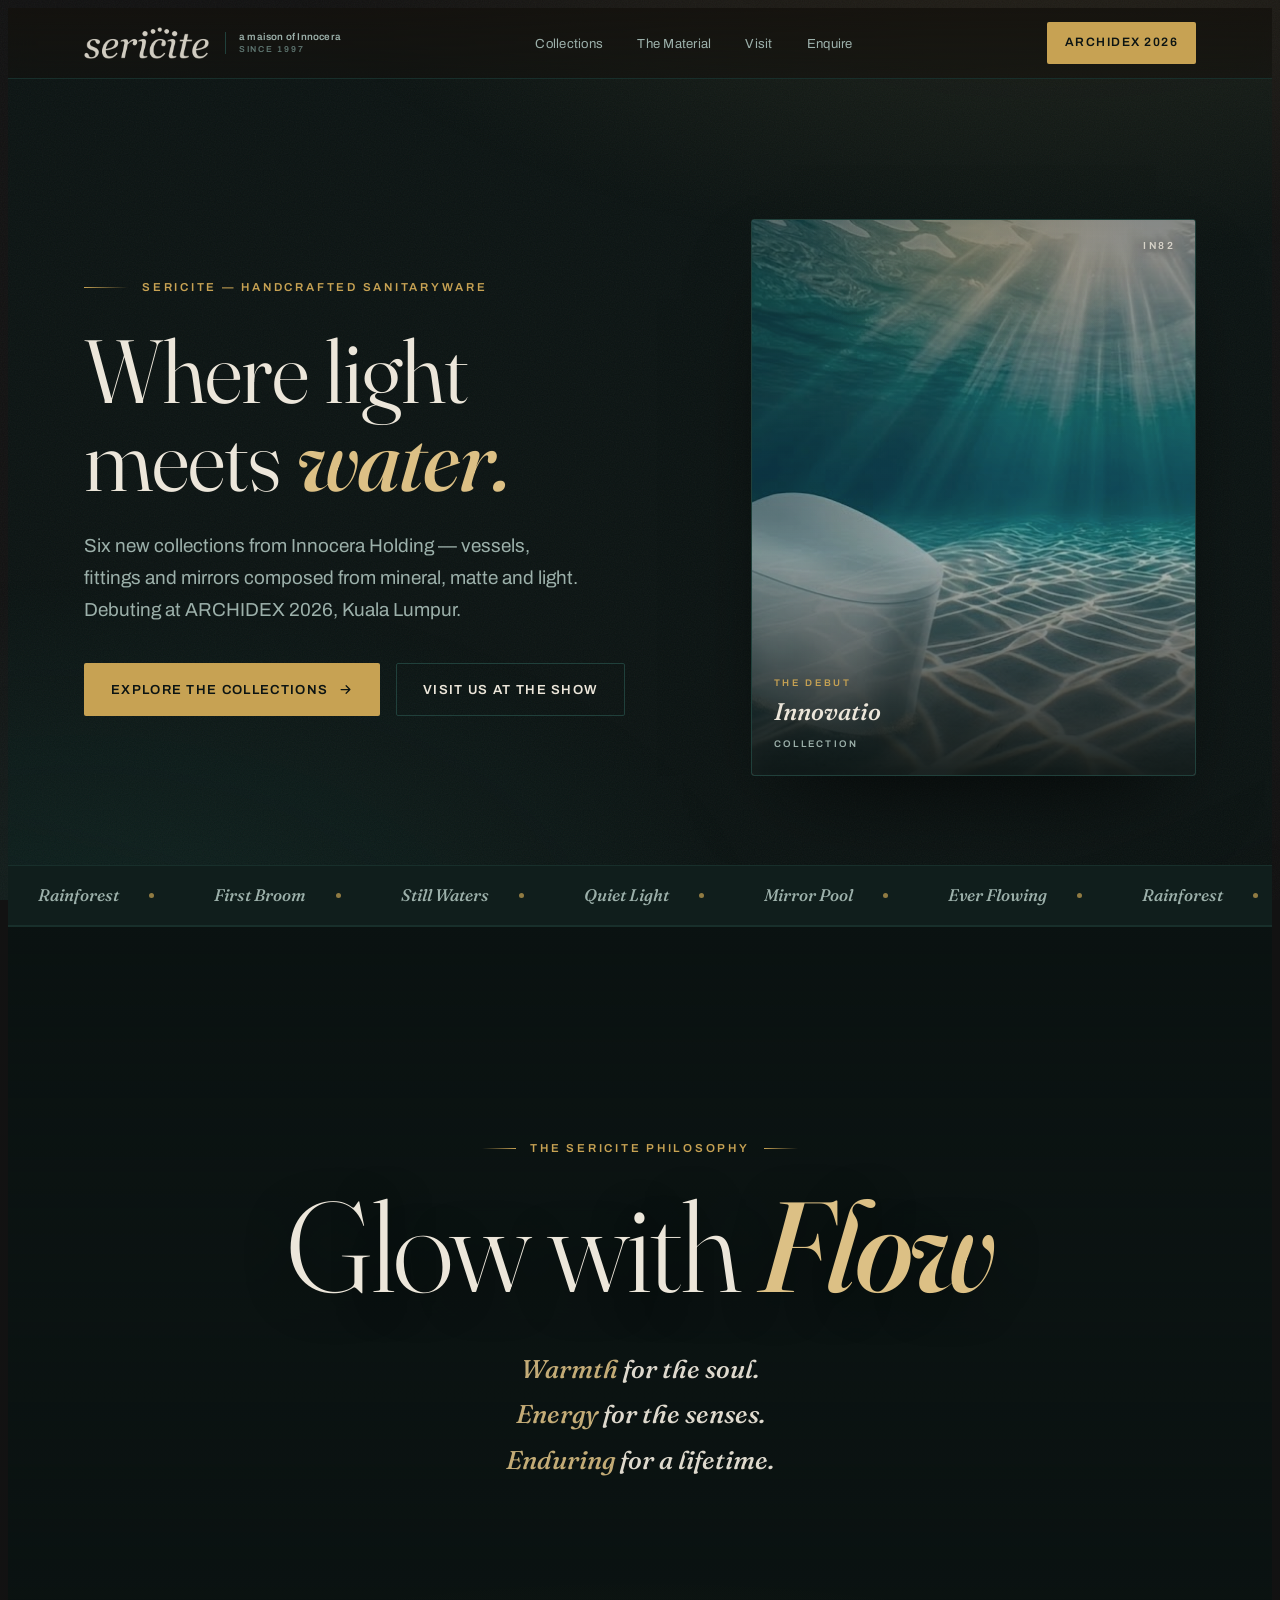
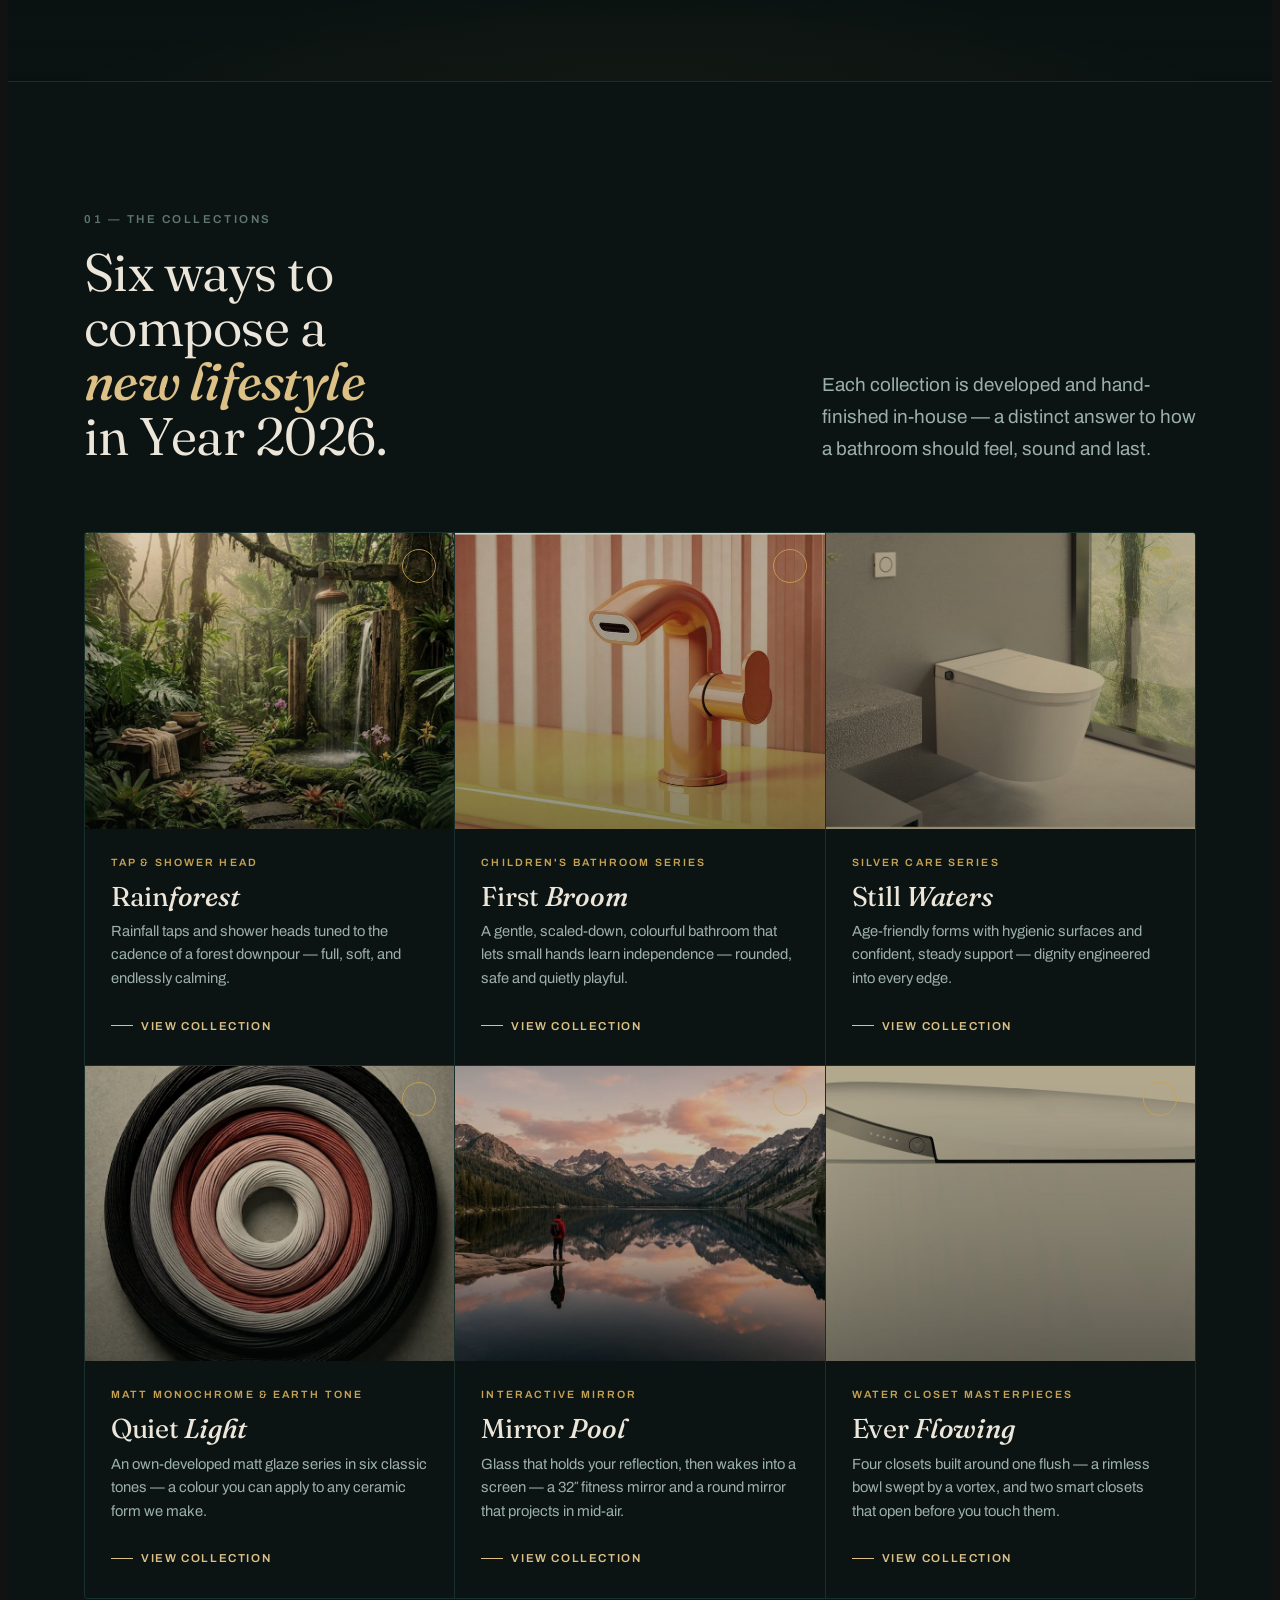
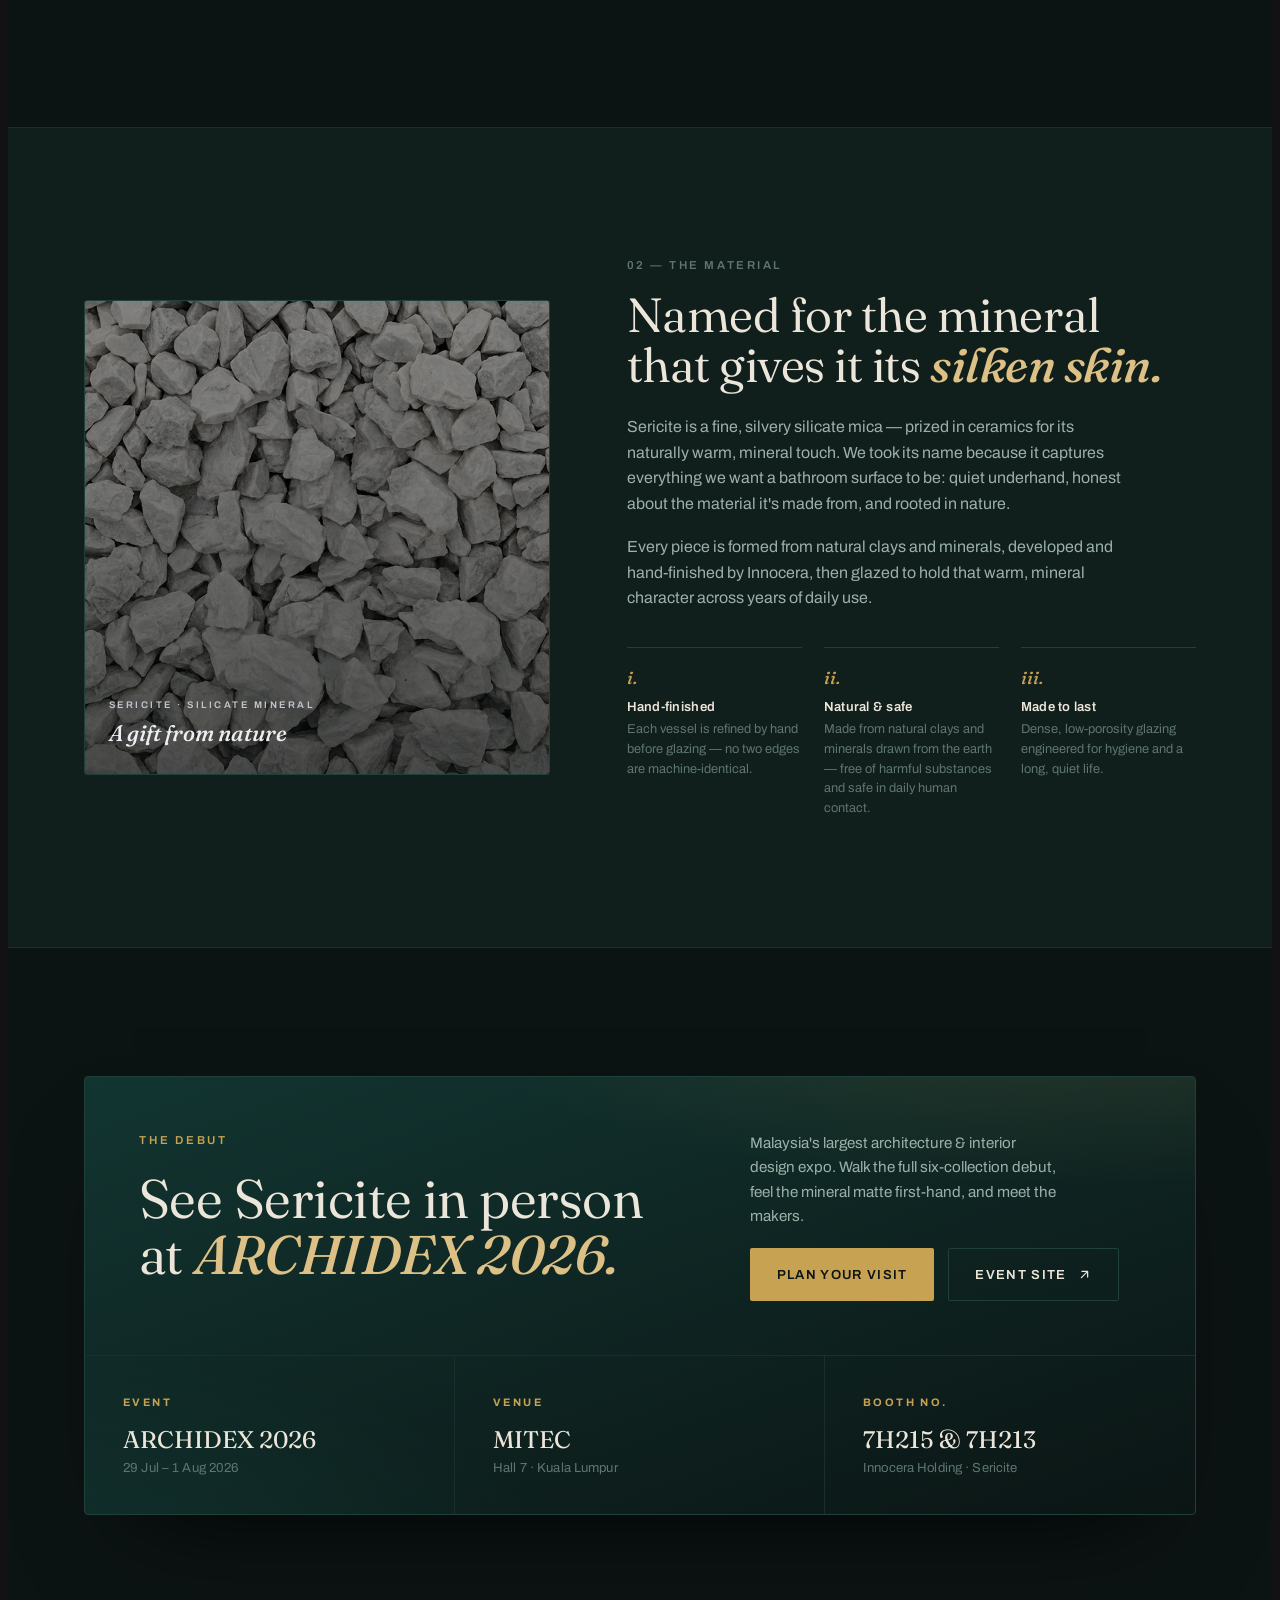
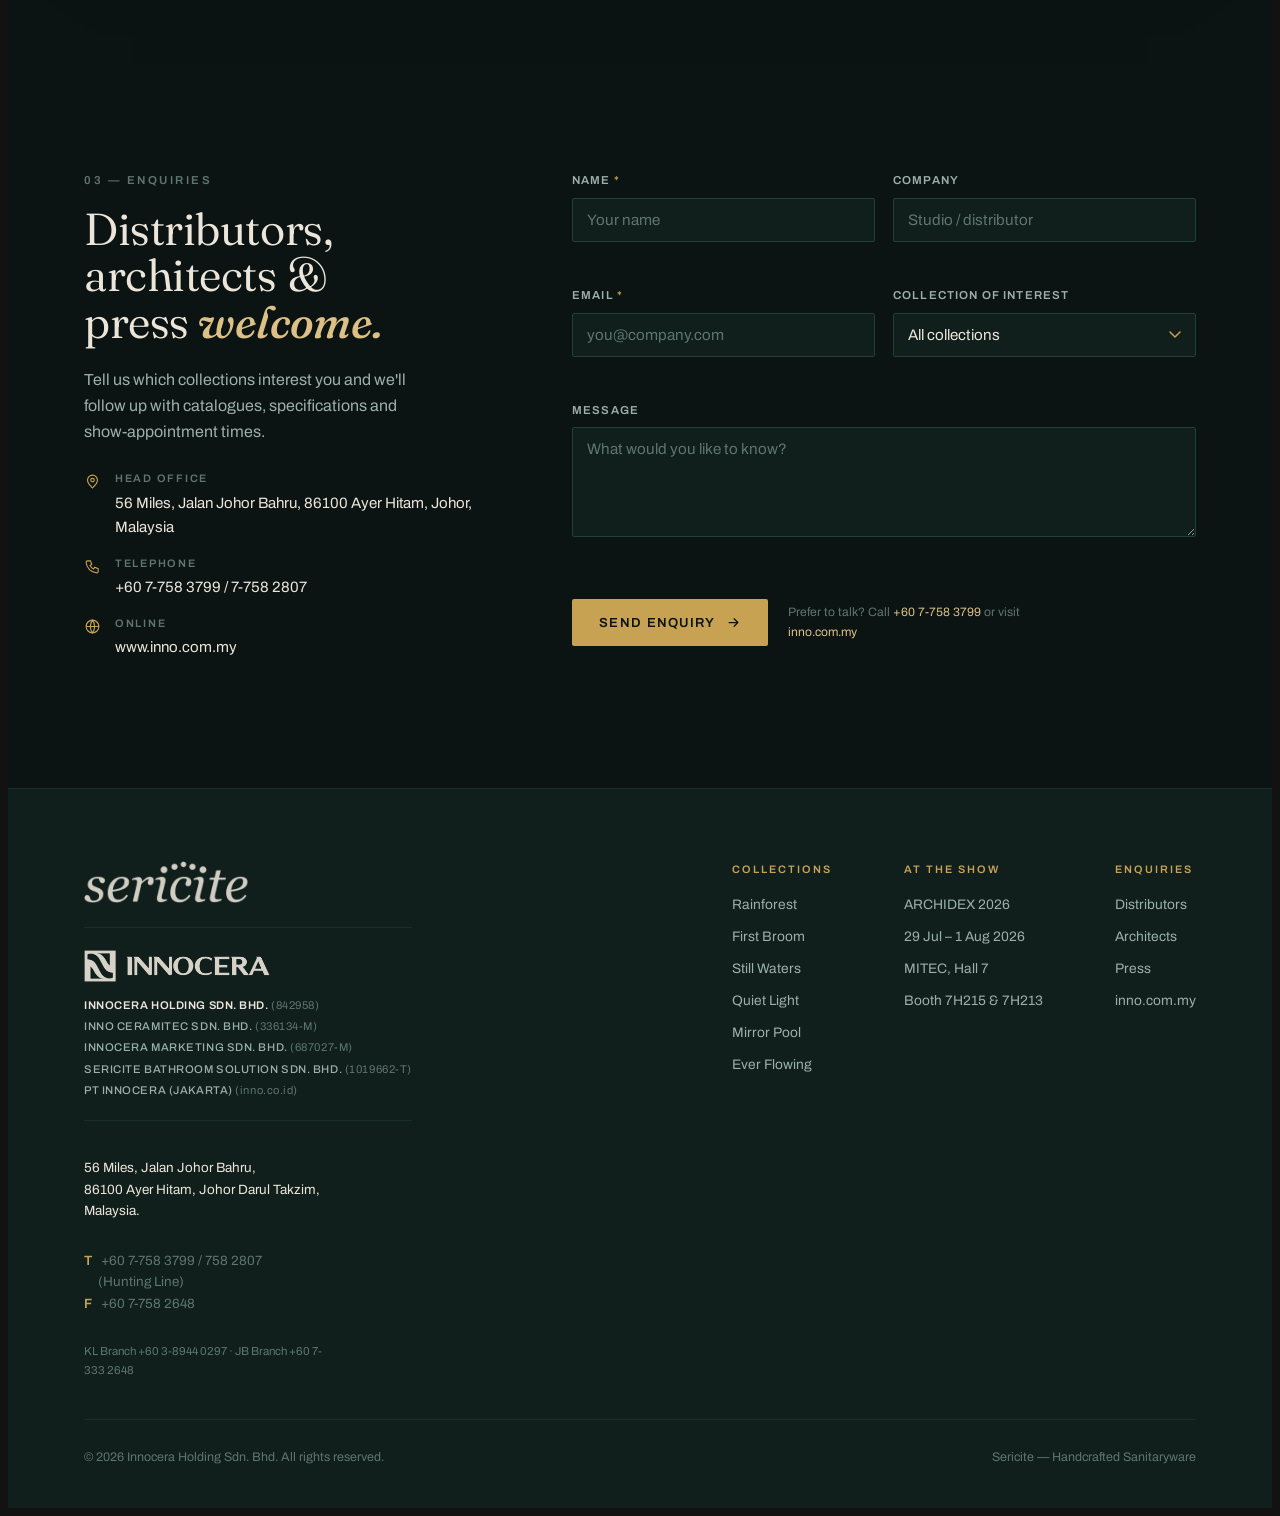
<file: index.html>
<!doctype html>
<html lang="en">
<head>
<meta charset="utf-8">
<meta name="viewport" content="width=device-width, initial-scale=1">
<title>Sericite &mdash; Handcrafted Sanitaryware | ARCHIDEX 2026</title>
<meta name="description" content="Sericite by Innocera Holding &mdash; handcrafted sanitaryware. Six collections debuting at ARCHIDEX 2026, MITEC Kuala Lumpur, Hall 7.">
<link rel="icon" type="image/png" sizes="32x32" href="/assets/images/favicon-32.png">
<link rel="icon" type="image/png" sizes="16x16" href="/assets/images/favicon-16.png">
<link rel="icon" href="/favicon.ico">
<link rel="apple-touch-icon" href="/assets/images/apple-touch-icon.png">
<link rel="stylesheet" href="/assets/css/styles.css">
</head>
<body>
<div class="site">

  <!-- NAV -->
  <nav class="nav">
    <div class="nav-in">
      <a class="brand" href="#top" aria-label="Sericite by Innocera Holding &mdash; home">
        <span class="ser-logo" role="img" aria-label="Sericite"></span>
        <span class="by"><span class="t">a maison of Innocera</span><span class="s">Since 1997</span></span>
      </a>
      <div class="nav-links">
        <a href="#collections">Collections</a>
        <a href="#craft">The Material</a>
        <a href="#visit">Visit</a>
        <a href="#enquire">Enquire</a>
      </div>
      <a class="nav-cta" href="#visit">ARCHIDEX 2026</a>
    </div>
  </nav>

  <!-- HERO -->
  <header class="hero" id="top">
    <div class="wrap hero-grid">
      <div class="hero-copy">
        <div class="hero-eye rv">
          <span class="rule"></span>
          <span class="eyebrow">Sericite &mdash; Handcrafted Sanitaryware</span>
        </div>
        <h1 class="rv d1">Where light<br>meets <em>water.</em></h1>
        <p class="lead hero-sub rv d2">Six new collections from Innocera Holding &mdash; vessels, fittings and mirrors composed from mineral, matte and light. Debuting at ARCHIDEX 2026, Kuala Lumpur.</p>
        <div class="hero-actions rv d3">
          <a class="btn btn-primary" href="#collections">Explore the collections
            <svg viewBox="0 0 24 24" fill="none" stroke="currentColor" stroke-width="2" stroke-linecap="round" stroke-linejoin="round"><path d="M5 12h14M13 6l6 6-6 6"/></svg>
          </a>
          <a class="btn btn-ghost" href="#visit">Visit us at the show</a>
        </div>
      </div>
      <div class="hero-vis rv d2">
        <img class="hero-photo" src="/assets/images/hero-underwater.jpg" alt="Sericite Ever Flowing smart water closet on a sunlit seabed, light rays streaming through water">
        <div class="hero-tone"></div>
        <span class="model-tag">IN82</span>
        <div class="sig">
          <div class="k">The Debut</div>
          <div class="s">Innovatio</div>
          <div class="s-sub">Collection</div>
        </div>
      </div>
    </div>
  </header>

  <!-- MARQUEE -->
  <div class="strip" aria-hidden="true">
    <div class="marq">
      <span>Rainforest</span><span>First Broom</span><span>Still Waters</span><span>Quiet Light</span><span>Mirror Pool</span><span>Ever Flowing</span>
      <span>Rainforest</span><span>First Broom</span><span>Still Waters</span><span>Quiet Light</span><span>Mirror Pool</span><span>Ever Flowing</span>
    </div>
  </div>

  <!-- GLOW WITH FLOW -->
  <section class="glow" id="philosophy" aria-labelledby="glow-title">
    <noscript><style>.glow .verse span{opacity:.94!important;transform:none!important}</style></noscript>
    <canvas aria-hidden="true"></canvas>
    <div class="glow-scrim" aria-hidden="true"></div>
    <div class="wrap">
      <span class="eyebrow"><span class="rule" aria-hidden="true"></span>The Sericite Philosophy<span class="rule r2" aria-hidden="true"></span></span>
      <h2 id="glow-title">Glow with <span class="flow">Flow</span></h2>
      <div class="verse">
        <span><span class="hl">Warmth</span> for the soul.</span>
        <span><span class="hl">Energy</span> for the senses.</span>
        <span><span class="hl">Enduring</span> for a lifetime.</span>
      </div>
    </div>
  </section>

  <!-- COLLECTIONS -->
  <section class="sec" id="collections">
    <div class="wrap">
      <div class="sec-head">
        <div class="t rv">
          <div class="sec-num">01 &mdash; The Collections</div>
          <h2>Six ways to compose a <em>new lifestyle</em> in Year 2026.</h2>
        </div>
        <p class="lead rv d1" style="max-width:34ch">Each collection is developed and hand-finished in-house &mdash; a distinct answer to how a bathroom should feel, sound and last.</p>
      </div>

      <div class="coll">
        <article class="card rv has-link">
          <a class="card-go" href="/collections/rainforest.html" aria-label="View the Rainforest tap and shower head collection"></a>
          <div class="plate p-rainforest"><img src="/assets/images/collections/rainforest.jpg" alt="Rainforest jungle rainfall shower in dense foliage" loading="lazy"><span class="arc"></span></div>
          <div class="body">
            <span class="cat">Tap &amp; Shower Head</span>
            <h3>Rain<em>forest</em></h3>
            <p class="desc">Rainfall taps and shower heads tuned to the cadence of a forest downpour &mdash; full, soft, and endlessly calming.</p>
            <span class="more"><span class="ln"></span>View collection</span>
          </div>
        </article>

        <article class="card rv d1 has-link">
          <a class="card-go" href="/collections/first-broom.html" aria-label="View the First Broom collection"></a>
          <div class="plate p-broom"><img src="/assets/images/first-broom/home-card.jpg" alt="First Broom coral single-lever basin mixer on a warm striped scene" loading="lazy"><span class="arc"></span></div>
          <div class="body">
            <span class="cat">Children's Bathroom Series</span>
            <h3>First <em>Broom</em></h3>
            <p class="desc">A gentle, scaled-down, colourful bathroom that lets small hands learn independence &mdash; rounded, safe and quietly playful.</p>
            <span class="more"><span class="ln"></span>View collection</span>
          </div>
        </article>

        <article class="card rv d2 has-link">
          <a class="card-go" href="/collections/still-waters.html" aria-label="View the Still Waters collection"></a>
          <div class="plate p-still"><img src="/assets/images/collections/still-waters.jpg" alt="Still Waters wall-hung smart water closet in a calm grey bathroom" loading="lazy"><span class="arc"></span></div>
          <div class="body">
            <span class="cat">Silver Care Series</span>
            <h3>Still <em>Waters</em></h3>
            <p class="desc">Age-friendly forms with hygienic surfaces and confident, steady support &mdash; dignity engineered into every edge.</p>
            <span class="more"><span class="ln"></span>View collection</span>
          </div>
        </article>

        <article class="card rv has-link">
          <a class="card-go" href="/collections/quiet-light.html" aria-label="View the Quiet Light matt colour series"></a>
          <div class="plate p-quiet"><img src="/assets/images/collections/quiet-light.jpg" alt="Quiet Light tonal study in matte monochrome and earth tones" loading="lazy"><span class="arc"></span></div>
          <div class="body">
            <span class="cat">Matt Monochrome &amp; Earth Tone</span>
            <h3>Quiet <em>Light</em></h3>
            <p class="desc">An own-developed matt glaze series in six classic tones &mdash; a colour you can apply to any ceramic form we make.</p>
            <span class="more"><span class="ln"></span>View collection</span>
          </div>
        </article>

        <article class="card rv d1 has-link">
          <a class="card-go" href="/collections/mirror-pool.html" aria-label="View the Mirror Pool interactive mirror collection"></a>
          <div class="plate p-mirror"><img src="/assets/images/collections/mirror-pool.jpg" alt="Mirror Pool still mountain lake with a mirror-perfect reflection" loading="lazy"><span class="arc"></span></div>
          <div class="body">
            <span class="cat">Interactive Mirror</span>
            <h3>Mirror <em>Pool</em></h3>
            <p class="desc">Glass that holds your reflection, then wakes into a screen &mdash; a 32&Prime; fitness mirror and a round mirror that projects in mid-air.</p>
            <span class="more"><span class="ln"></span>View collection</span>
          </div>
        </article>

        <article class="card rv d2 has-link">
          <a class="card-go" href="/collections/ever-flowing.html" aria-label="View the Ever Flowing water closet collection"></a>
          <div class="plate p-ever"><img src="/assets/images/collections/ever-flowing.jpg" alt="Ever Flowing sculptural smart water closet with a seamless silhouette" loading="lazy"><span class="arc"></span></div>
          <div class="body">
            <span class="cat">Water Closet Masterpieces</span>
            <h3>Ever <em>Flowing</em></h3>
            <p class="desc">Four closets built around one flush &mdash; a rimless bowl swept by a vortex, and two smart closets that open before you touch them.</p>
            <span class="more"><span class="ln"></span>View collection</span>
          </div>
        </article>
      </div>
    </div>
  </section>

  <!-- CRAFT / MATERIAL -->
  <section class="sec craft" id="craft">
    <div class="wrap craft-grid">
      <div class="craft-vis rv">
        <img src="/assets/images/sericite-mineral.jpg" alt="Sericite silicate mineral &mdash; silvery crushed-stone texture">
        <div class="cap">
          <div class="k">Sericite &middot; Silicate Mineral</div>
          <div class="v">A gift from nature</div>
        </div>
      </div>
      <div class="craft-copy">
        <div class="sec-num rv">02 &mdash; The Material</div>
        <h2 class="rv d1">Named for the mineral that gives it its <em>silken skin.</em></h2>
        <div class="body">
          <p class="rv d1">Sericite is a fine, silvery silicate mica &mdash; prized in ceramics for its naturally warm, mineral touch. We took its name because it captures everything we want a bathroom surface to be: quiet underhand, honest about the material it's made from, and rooted in nature.</p>
          <p class="rv d2">Every piece is formed from natural clays and minerals, developed and hand-finished by Innocera, then glazed to hold that warm, mineral character across years of daily use.</p>
        </div>
        <div class="principles">
          <div class="principle rv d1">
            <div class="n">i.</div>
            <h4>Hand-finished</h4>
            <p>Each vessel is refined by hand before glazing &mdash; no two edges are machine-identical.</p>
          </div>
          <div class="principle rv d2">
            <div class="n">ii.</div>
            <h4>Natural &amp; safe</h4>
            <p>Made from natural clays and minerals drawn from the earth &mdash; free of harmful substances and safe in daily human contact.</p>
          </div>
          <div class="principle rv d3">
            <div class="n">iii.</div>
            <h4>Made to last</h4>
            <p>Dense, low-porosity glazing engineered for hygiene and a long, quiet life.</p>
          </div>
        </div>
      </div>
    </div>
  </section>

  <!-- VISIT / EVENT -->
  <section class="sec visit" id="visit">
    <div class="wrap">
      <div class="invite rv">
        <div class="invite-top">
          <div class="l">
            <div class="eyebrow">The Debut</div>
            <h2>See Sericite in person at <em>ARCHIDEX 2026.</em></h2>
          </div>
          <div class="r">
            <p>Malaysia's largest architecture &amp; interior design expo. Walk the full six-collection debut, feel the mineral matte first-hand, and meet the makers.</p>
            <div class="invite-actions">
              <a class="btn btn-primary" href="#enquire">Plan your visit</a>
              <a class="btn btn-ghost" href="https://www.archidex.com.my" target="_blank" rel="noopener">Event site
                <svg viewBox="0 0 24 24" fill="none" stroke="currentColor" stroke-width="2" stroke-linecap="round" stroke-linejoin="round"><path d="M7 17L17 7M17 7H8M17 7v9"/></svg>
              </a>
            </div>
          </div>
        </div>
        <div class="event-grid">
          <div class="event-cell">
            <div class="k">Event</div>
            <div class="v">ARCHIDEX 2026<small>29 Jul &ndash; 1 Aug 2026</small></div>
          </div>
          <div class="event-cell">
            <div class="k">Venue</div>
            <div class="v">MITEC<small>Hall 7 &middot; Kuala Lumpur</small></div>
          </div>
          <div class="event-cell">
            <div class="k">Booth No.</div>
            <div class="v">7H215 &amp; 7H213<small>Innocera Holding &middot; Sericite</small></div>
          </div>
        </div>
      </div>
    </div>
  </section>

  <!-- ENQUIRE -->
  <section class="sec" id="enquire">
    <div class="wrap enq-grid">
      <div class="enq-info">
        <div class="sec-num rv">03 &mdash; Enquiries</div>
        <h2 class="rv d1">Distributors, architects &amp; press <em>welcome.</em></h2>
        <p class="rv d2">Tell us which collections interest you and we'll follow up with catalogues, specifications and show-appointment times.</p>
        <div class="enq-detail rv d2">
          <div class="row">
            <svg viewBox="0 0 24 24" fill="none" stroke="currentColor" stroke-width="1.6"><path d="M12 21s-7-6.2-7-11a7 7 0 0114 0c0 4.8-7 11-7 11z"/><circle cx="12" cy="10" r="2.5"/></svg>
            <div><div class="l">Head office</div><div class="d">56 Miles, Jalan Johor Bahru, 86100 Ayer Hitam, Johor, Malaysia</div></div>
          </div>
          <div class="row">
            <svg viewBox="0 0 24 24" fill="none" stroke="currentColor" stroke-width="1.6"><path d="M5 4h4l2 5-2.5 1.5a11 11 0 005 5L15 13l5 2v4a2 2 0 01-2 2A16 16 0 013 6a2 2 0 012-2z"/></svg>
            <div><div class="l">Telephone</div><div class="d">+60 7-758 3799 / 7-758 2807</div></div>
          </div>
          <div class="row">
            <svg viewBox="0 0 24 24" fill="none" stroke="currentColor" stroke-width="1.6"><circle cx="12" cy="12" r="9"/><path d="M3 12h18M12 3a15 15 0 010 18 15 15 0 010-18z"/></svg>
            <div><div class="l">Online</div><div class="d"><a href="https://www.inno.com.my" target="_blank" rel="noopener" style="color:inherit">www.inno.com.my</a></div></div>
          </div>
        </div>
      </div>

      <form id="enqForm" novalidate>
        <div class="field">
          <label for="f-name">Name <span class="req">*</span></label>
          <input id="f-name" name="name" type="text" placeholder="Your name" required autocomplete="name">
        </div>
        <div class="field">
          <label for="f-company">Company</label>
          <input id="f-company" name="company" type="text" placeholder="Studio / distributor" autocomplete="organization">
        </div>
        <div class="field">
          <label for="f-email">Email <span class="req">*</span></label>
          <input id="f-email" name="email" type="email" placeholder="you@company.com" required autocomplete="email">
        </div>
        <div class="field">
          <label for="f-interest">Collection of interest</label>
          <select id="f-interest" name="interest">
            <option value="">All collections</option>
            <option>Rainforest &mdash; Tap &amp; Shower Head</option>
            <option>First Broom &mdash; Children's Series</option>
            <option>Still Waters &mdash; Silver Care</option>
            <option>Quiet Light &mdash; Matt &amp; Earth Tone</option>
            <option>Mirror Pool &mdash; Interactive Mirror</option>
            <option>Ever Flowing &mdash; Water Closets</option>
          </select>
        </div>
        <div class="field full">
          <label for="f-msg">Message</label>
          <textarea id="f-msg" name="message" placeholder="What would you like to know?"></textarea>
        </div>
        <div class="toast" id="toast" role="status" aria-live="polite">
          <svg viewBox="0 0 24 24" fill="none" stroke="currentColor" stroke-width="2" stroke-linecap="round" stroke-linejoin="round"><path d="M20 6L9 17l-5-5"/></svg>
          <span>Thank you &mdash; we'll be in touch before the show. (Demo form: no message was sent.)</span>
        </div>
        <div class="form-foot">
          <button class="btn btn-primary" type="submit">Send enquiry
            <svg viewBox="0 0 24 24" fill="none" stroke="currentColor" stroke-width="2" stroke-linecap="round" stroke-linejoin="round"><path d="M5 12h14M13 6l6 6-6 6"/></svg>
          </button>
          <p class="form-note">Prefer to talk? Call <a href="tel:+6077583799" style="color:var(--gold-lite)">+60 7-758 3799</a> or visit <a href="https://www.inno.com.my" target="_blank" rel="noopener" style="color:var(--gold-lite)">inno.com.my</a></p>
        </div>
      </form>
    </div>
  </section>

  <!-- FOOTER -->
  <footer class="foot">
    <div class="wrap">
      <div class="foot-top">
        <div class="foot-brand">
          <span class="ser-logo" role="img" aria-label="Sericite"></span>
          <div class="lockup">
            <span class="inno-logo" role="img" aria-label="Innocera"></span>
            <ul class="companies">
              <li>INNOCERA HOLDING SDN. BHD. <span class="reg">(842958)</span></li>
              <li>INNO CERAMITEC SDN. BHD. <span class="reg">(336134-M)</span></li>
              <li>INNOCERA MARKETING SDN. BHD. <span class="reg">(687027-M)</span></li>
              <li>SERICITE BATHROOM SOLUTION SDN. BHD. <span class="reg">(1019662-T)</span></li>
              <li>PT INNOCERA (JAKARTA) <span class="reg">(inno.co.id)</span></li>
            </ul>
          </div>
          <div class="foot-contact">
            <p class="addr">56 Miles, Jalan Johor Bahru,<br>86100 Ayer Hitam, Johor Darul Takzim, Malaysia.</p>
            <p class="tel"><span>T</span> +60 7-758 3799 / 758 2807<br><span></span>(Hunting Line)<br><span>F</span> +60 7-758 2648</p>
            <p class="branch">KL Branch +60 3-8944 0297 &middot; JB Branch +60 7-333 2648</p>
          </div>
        </div>
        <div class="foot-cols">
          <div class="foot-col">
            <div class="h">Collections</div>
            <a href="/collections/rainforest.html">Rainforest</a>
            <a href="/collections/first-broom.html">First Broom</a>
            <a href="/collections/still-waters.html">Still Waters</a>
            <a href="/collections/quiet-light.html">Quiet Light</a>
            <a href="/collections/mirror-pool.html">Mirror Pool</a>
            <a href="/collections/ever-flowing.html">Ever Flowing</a>
          </div>
          <div class="foot-col">
            <div class="h">At the show</div>
            <p>ARCHIDEX 2026</p>
            <p>29 Jul &ndash; 1 Aug 2026</p>
            <p>MITEC, Hall 7</p>
            <p>Booth 7H215 &amp; 7H213</p>
          </div>
          <div class="foot-col">
            <div class="h">Enquiries</div>
            <a href="#enquire">Distributors</a>
            <a href="#enquire">Architects</a>
            <a href="#enquire">Press</a>
            <a href="https://www.inno.com.my" target="_blank" rel="noopener">inno.com.my</a>
          </div>
        </div>
      </div>
      <div class="foot-bot">
        <span>&copy; 2026 Innocera Holding Sdn. Bhd. All rights reserved.</span>
        <span>Sericite &mdash; Handcrafted Sanitaryware</span>
      </div>
    </div>
  </footer>

</div>
<script src="/assets/js/main.js"></script>
</body>
</html>
</file>
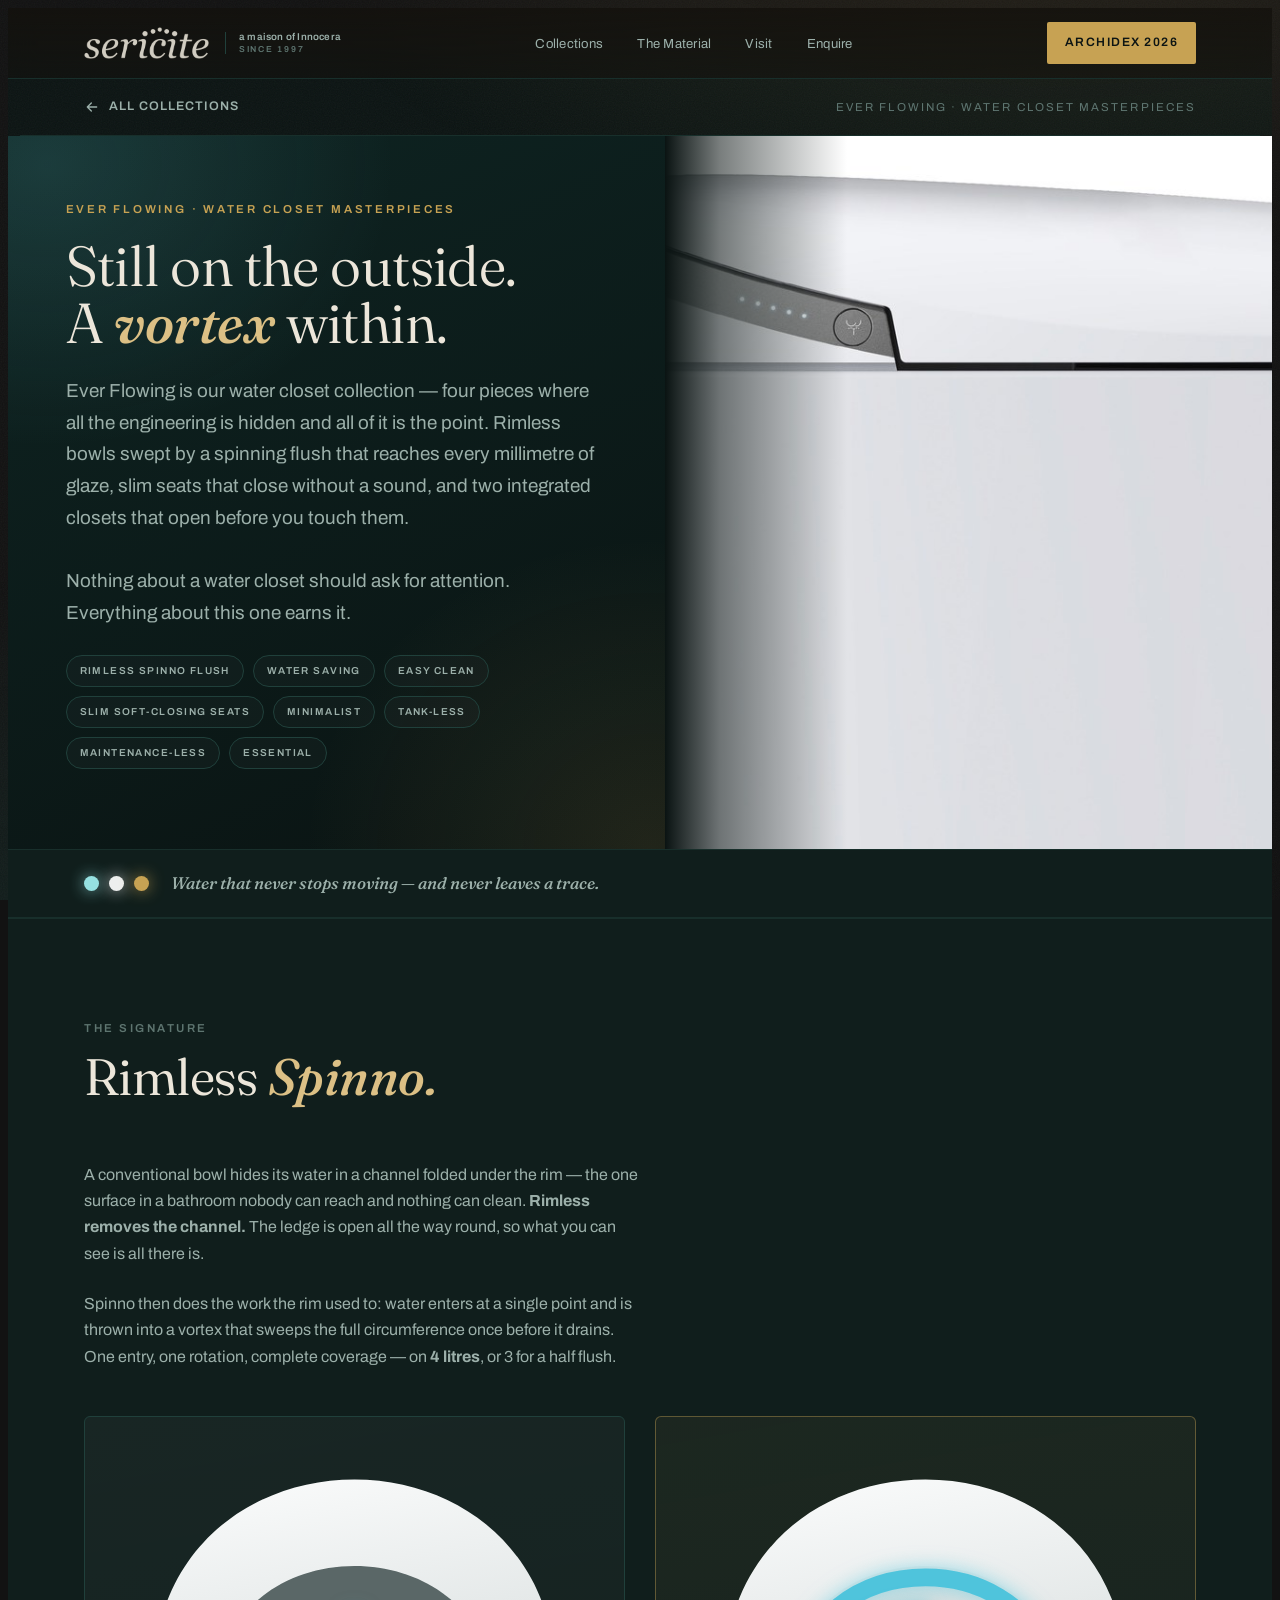
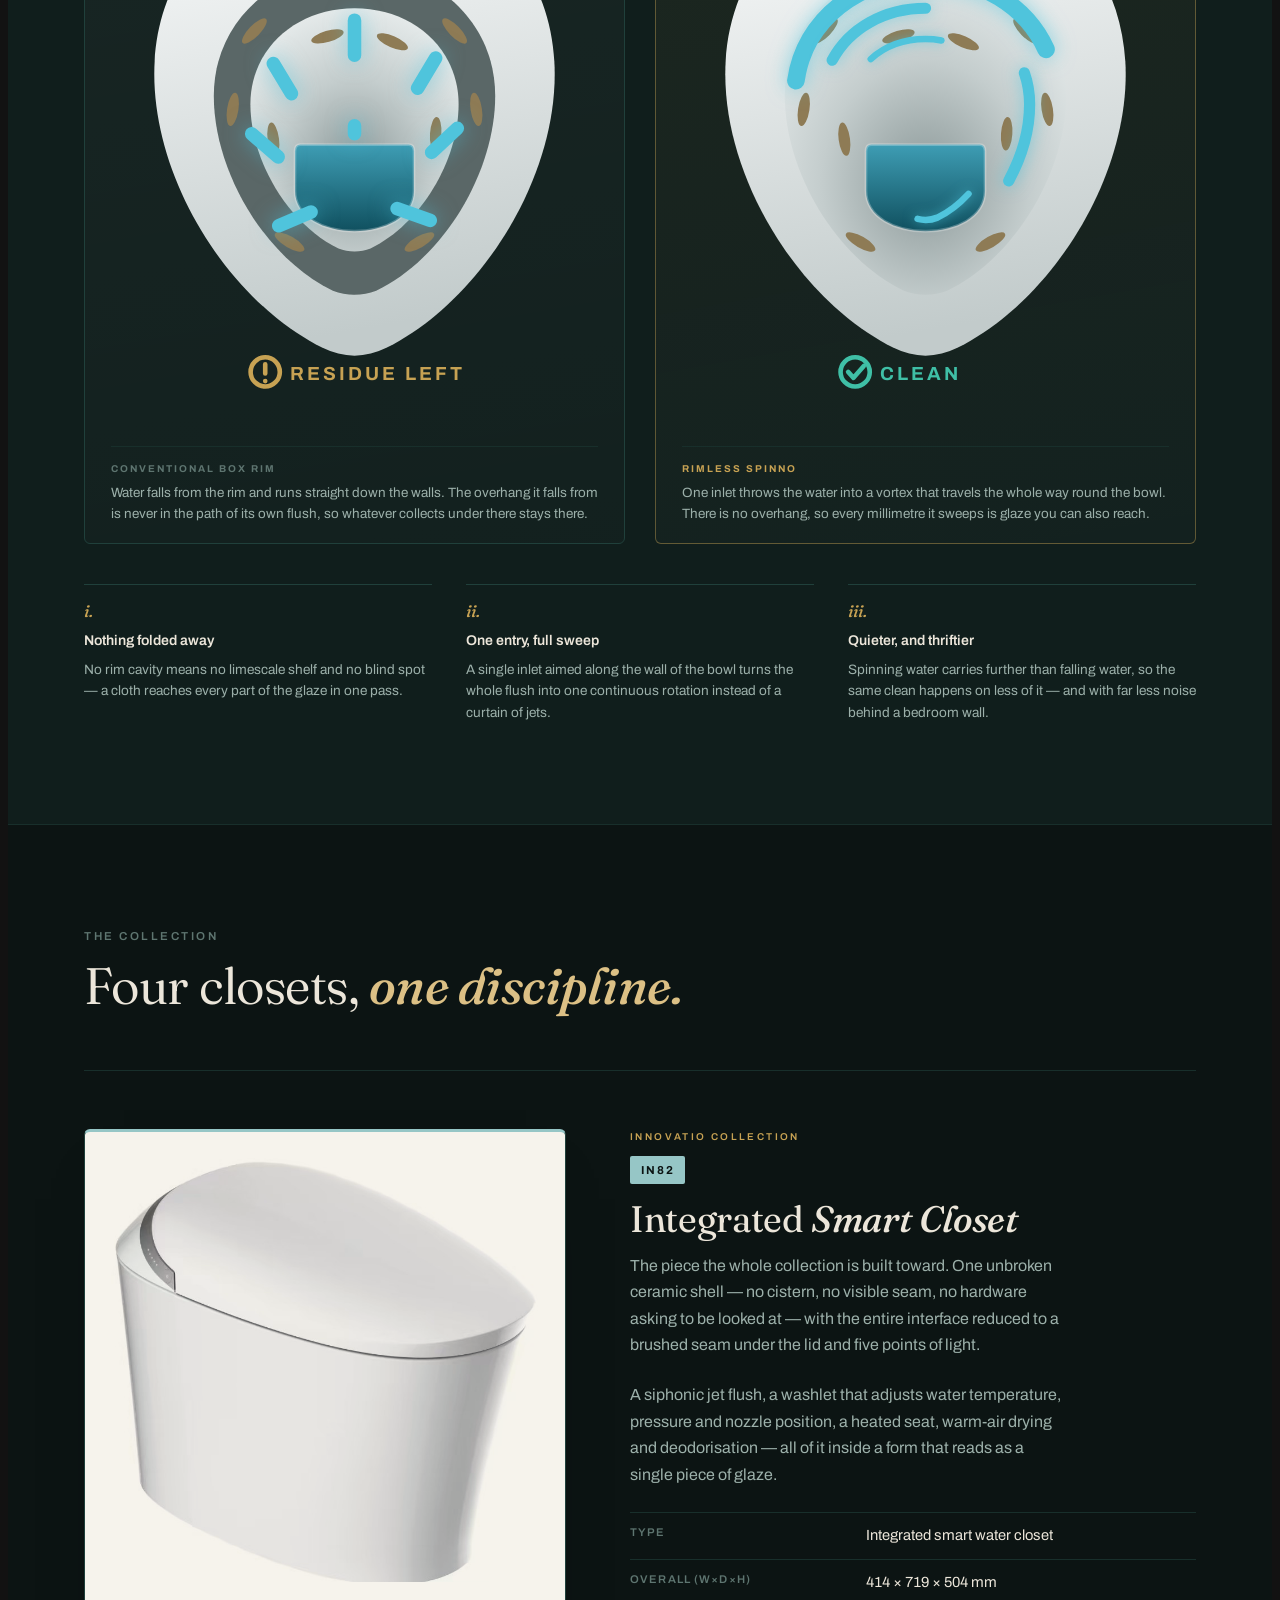
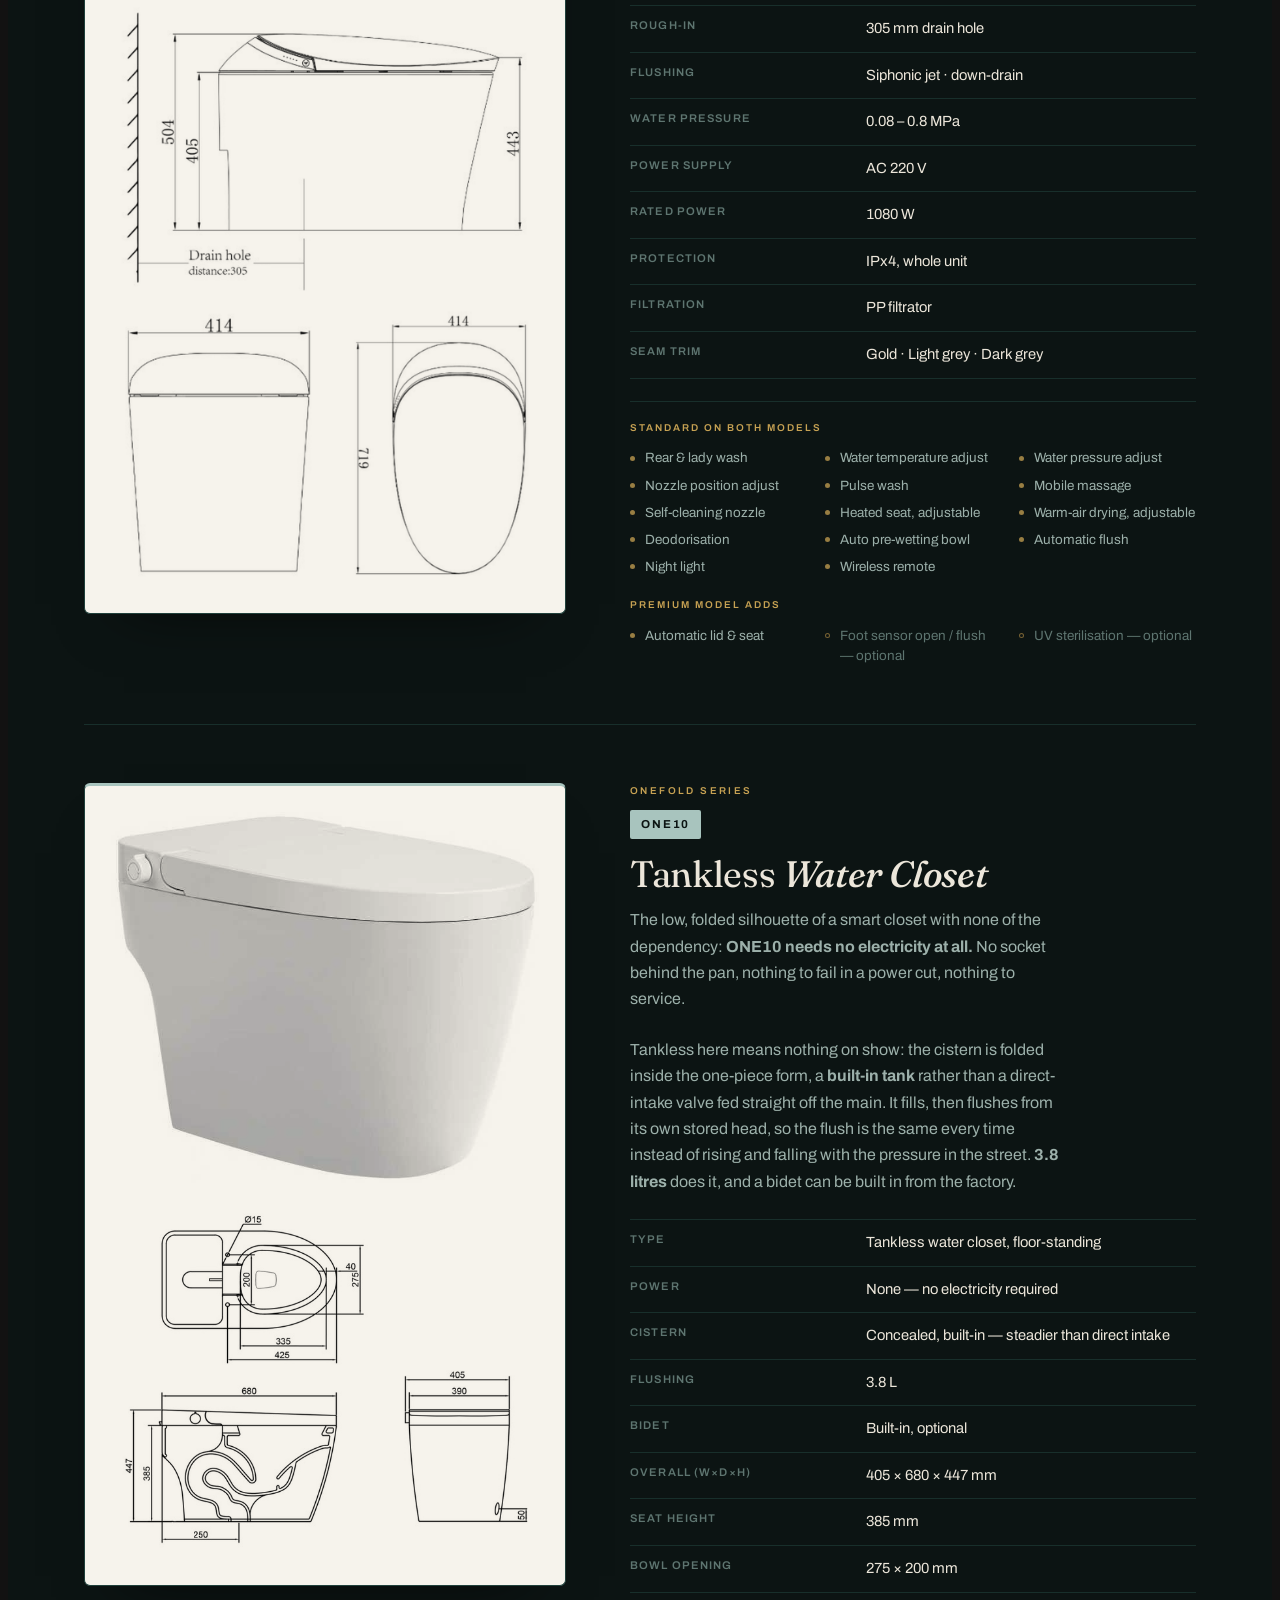
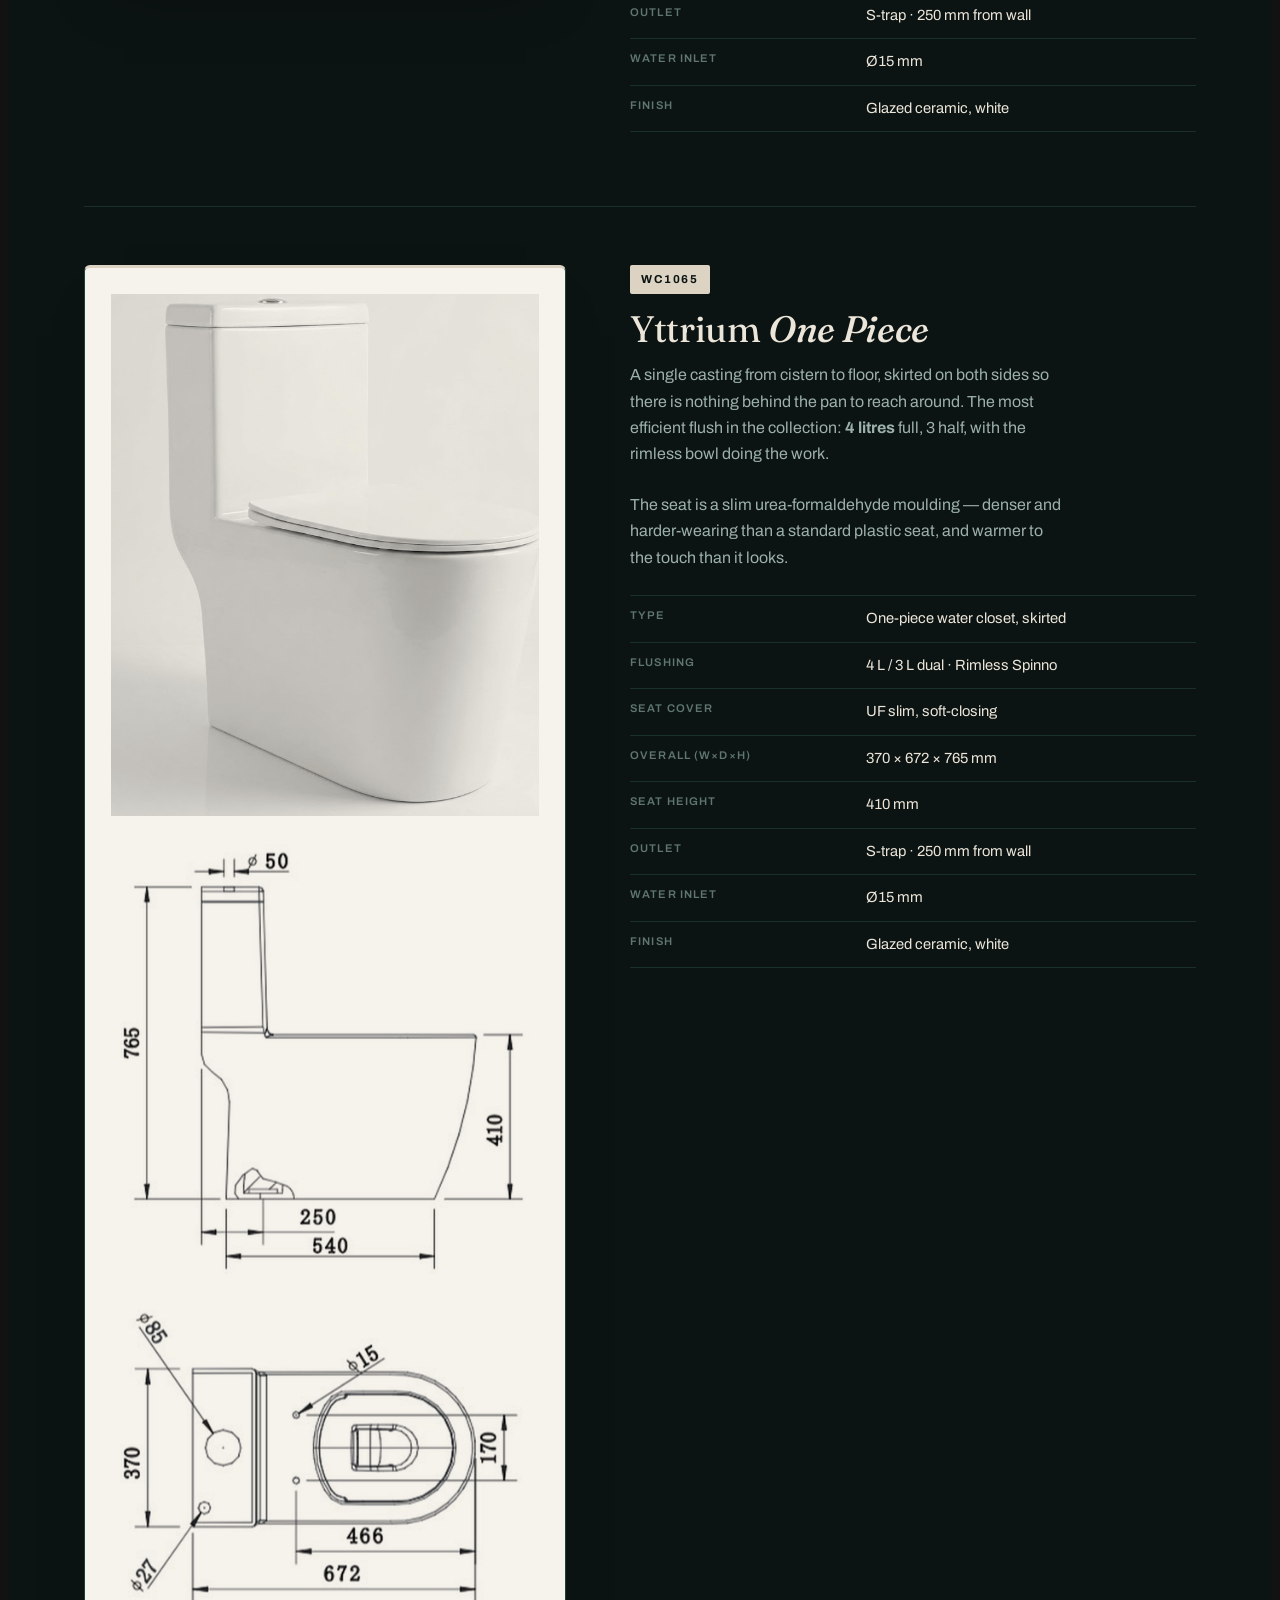
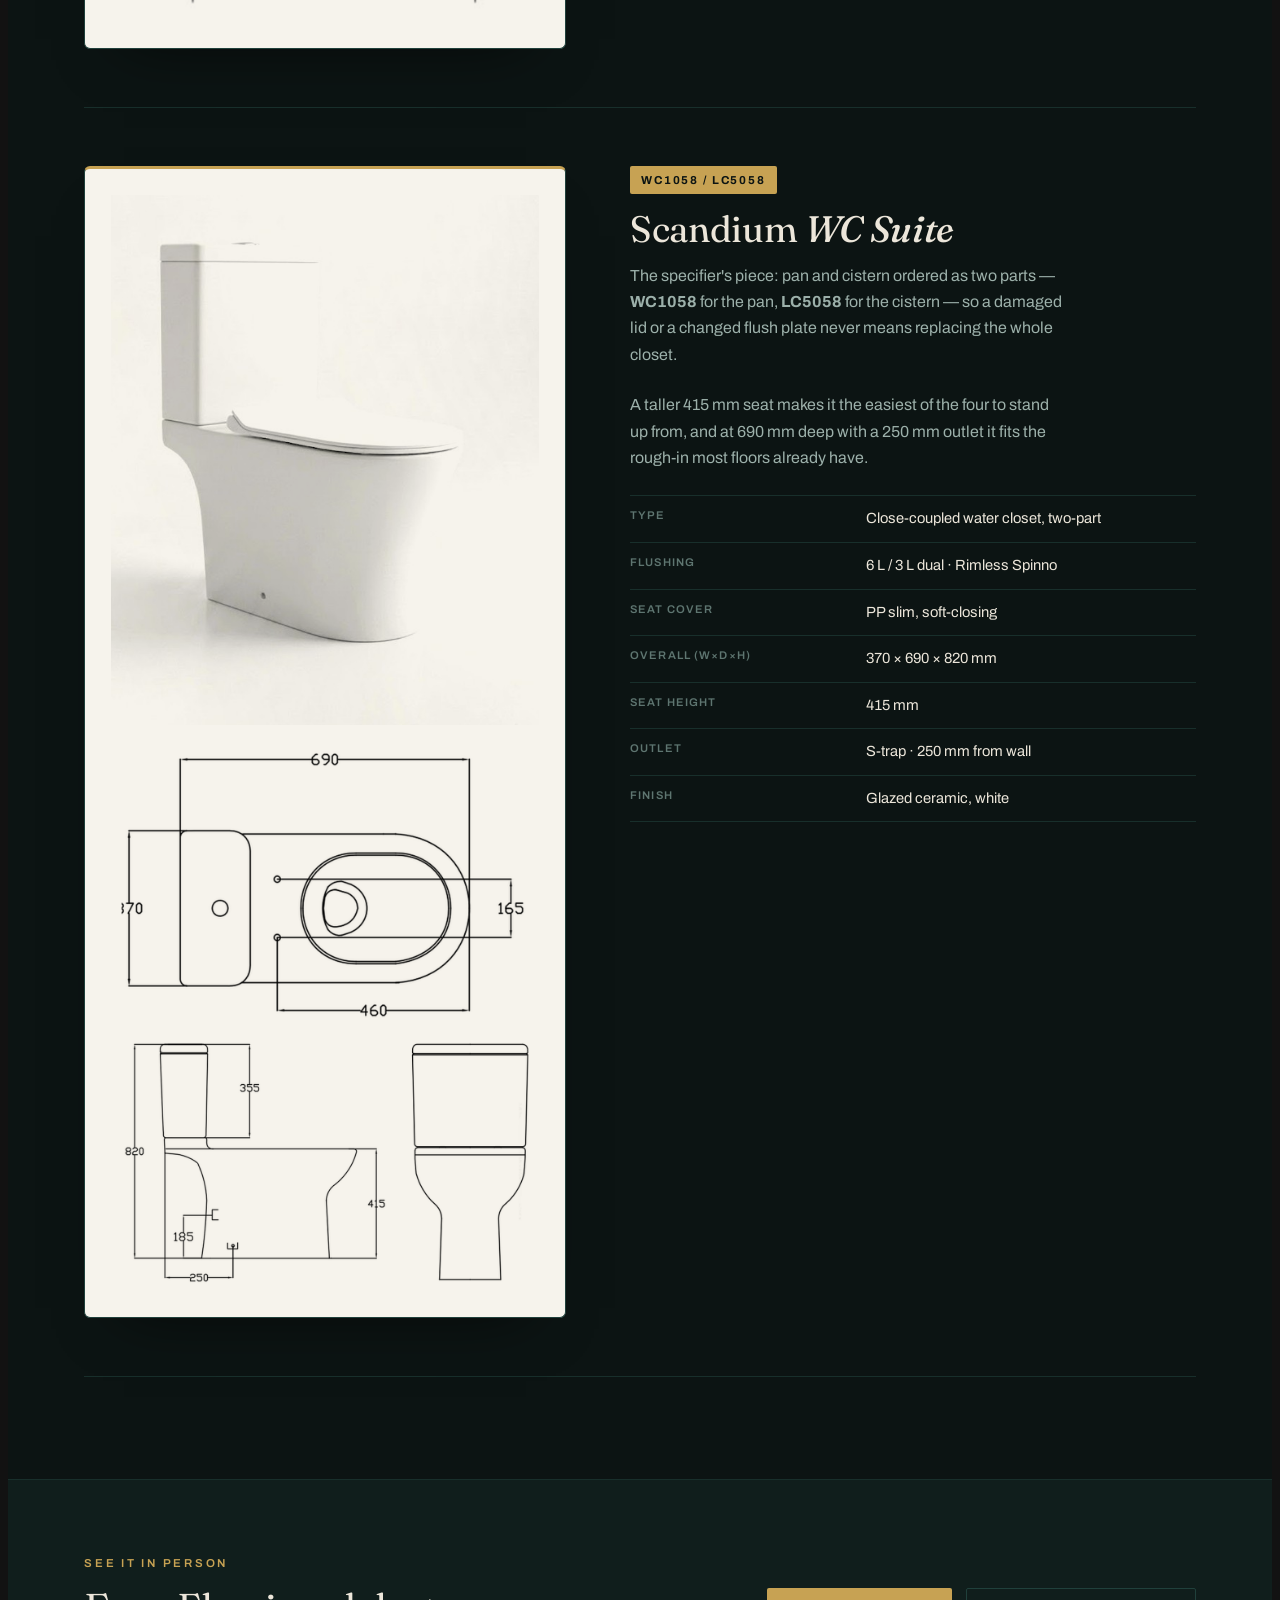
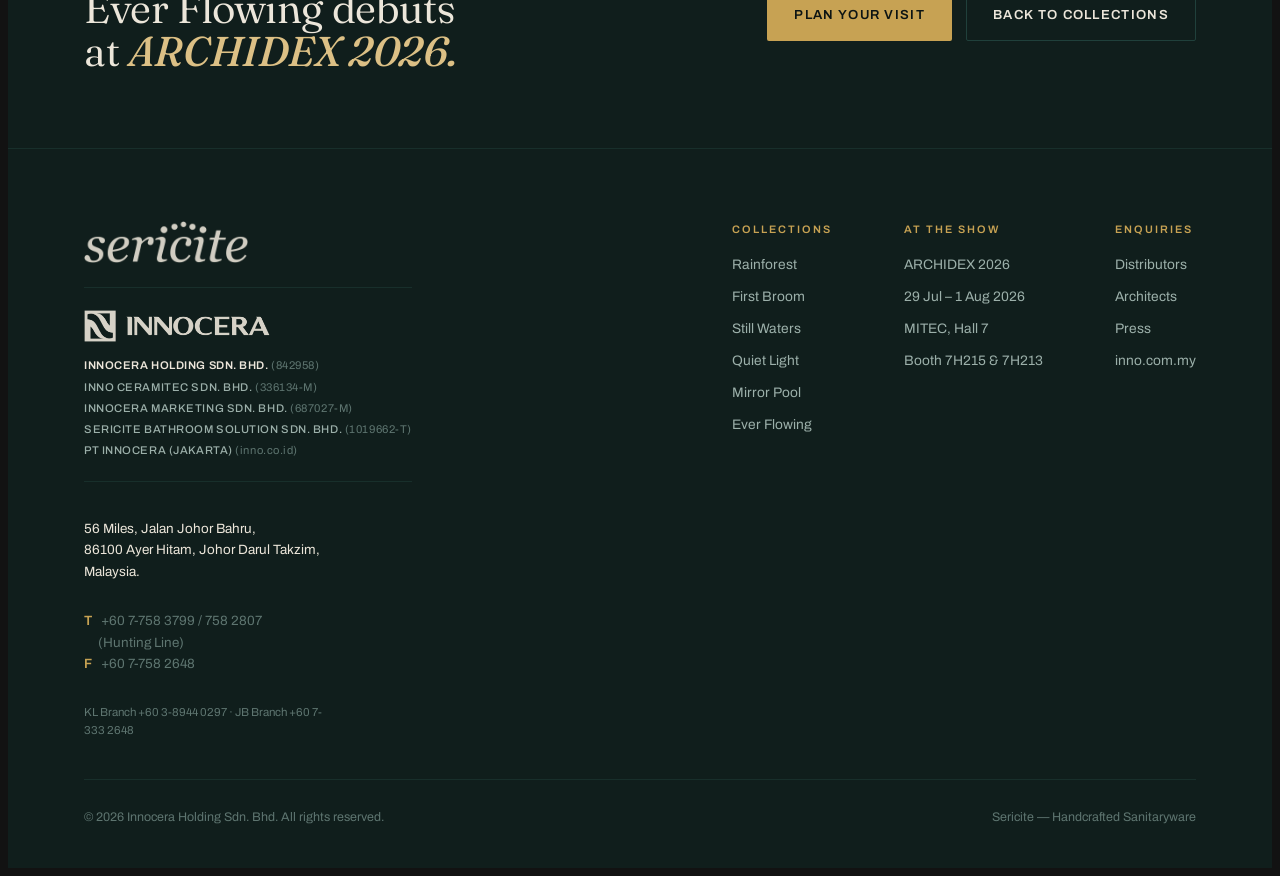
<file: collections/ever-flowing.html>
<!doctype html>
<html lang="en">
<head>
<meta charset="utf-8">
<meta name="viewport" content="width=device-width, initial-scale=1">
<title>Ever Flowing &mdash; Water Closet Masterpieces | Sericite</title>
<meta name="description" content="Ever Flowing by Sericite &mdash; the water closet collection. IN82 Innovatio smart closet, the non-electric ONE10 of the Onefold Series, and the Yttrium (WC1065) and Scandium (WC1058/LC5058) ceramic closets with Rimless Spinno flushing.">
<link rel="icon" type="image/png" sizes="32x32" href="/assets/images/favicon-32.png">
<link rel="icon" type="image/png" sizes="16x16" href="/assets/images/favicon-16.png">
<link rel="icon" href="/favicon.ico">
<link rel="apple-touch-icon" href="/assets/images/apple-touch-icon.png">
<link rel="stylesheet" href="/assets/css/styles.css">
</head>
<body>
<div class="site ef">

  <!-- NAV -->
  <nav class="nav">
    <div class="nav-in">
      <a class="brand" href="/" aria-label="Sericite by Innocera &mdash; home">
        <span class="ser-logo" role="img" aria-label="Sericite"></span>
        <span class="by"><span class="t">a maison of Innocera</span><span class="s">Since 1997</span></span>
      </a>
      <div class="nav-links">
        <a href="/#collections">Collections</a>
        <a href="/#craft">The Material</a>
        <a href="/#visit">Visit</a>
        <a href="/#enquire">Enquire</a>
      </div>
      <a class="nav-cta" href="/#visit">ARCHIDEX 2026</a>
    </div>
  </nav>

  <!-- BACK -->
  <div class="subnav wrap">
    <a href="/#collections" class="back">
      <svg viewBox="0 0 24 24" fill="none" stroke="currentColor" stroke-width="2" stroke-linecap="round" stroke-linejoin="round"><path d="M19 12H5M11 6l-6 6 6 6"/></svg>
      All Collections
    </a>
    <span class="crumb">Ever Flowing &middot; Water Closet Masterpieces</span>
  </div>

  <!-- HERO -->
  <header class="fb-hero">
    <div class="fb-hero-panel ef-panel">
      <div class="eyebrow">Ever Flowing &middot; Water Closet Masterpieces</div>
      <h1>Still on the outside.<br>A <em>vortex</em> within.</h1>
      <p class="lead">Ever Flowing is our water closet collection &mdash; four pieces where all the engineering is hidden and all of it is the point. Rimless bowls swept by a spinning flush that reaches every millimetre of glaze, slim seats that close without a sound, and two integrated closets that open before you touch them.<br><br>Nothing about a water closet should ask for attention. Everything about this one earns it.</p>
      <ul class="sw-chips" aria-label="Key features">
        <li>Rimless Spinno flush</li>
        <li>Water saving</li>
        <li>Easy clean</li>
        <li>Slim soft-closing seats</li>
        <li>Minimalist</li>
        <li>Tank-less</li>
        <li>Maintenance-less</li>
        <li>Essential</li>
      </ul>
    </div>
    <figure class="fb-hero-figure ef-hero-figure">
      <img src="/assets/images/ever-flowing/hero-detail.jpg" width="1600" height="750"
           alt="Close detail of the IN82 smart water closet: the seamless white ceramic shell, the brushed lid seam, and the row of LED indicators beside a sensor control">
    </figure>
  </header>

  <!-- ETHOS BAND -->
  <section class="fb-colours">
    <div class="wrap fb-colours-in">
      <div class="dots" aria-hidden="true">
        <span style="--d:#96E1E1"></span><span style="--d:#EDEFEE"></span><span style="--d:#C7A253"></span>
      </div>
      <p>Water that never stops moving &mdash; and never leaves a trace.</p>
    </div>
  </section>

  <!-- THE FLUSH -->
  <section class="ef-flush" id="flush">
    <div class="wrap">
      <div class="fb-sec-head rv">
        <div class="sec-num">The signature</div>
        <h2>Rimless <em>Spinno.</em></h2>
      </div>

      <p class="fb-desc">A conventional bowl hides its water in a channel folded under the rim &mdash; the one surface in a bathroom nobody can reach and nothing can clean. <b>Rimless removes the channel.</b> The ledge is open all the way round, so what you can see is all there is.</p>
      <p class="fb-desc" style="margin-top:16px">Spinno then does the work the rim used to: water enters at a single point and is thrown into a vortex that sweeps the full circumference once before it drains. One entry, one rotation, complete coverage &mdash; on <b>4 litres</b>, or 3 for a half flush.</p>

      <div class="ef-plates2">
        <figure class="ef-fig ef-bowlfig">
          <svg viewBox="0 0 180 206" role="img" aria-label="Looking down into a conventional bowl with the same ten soil streaks. The flush falls straight down the walls, so the six streaks under the rim overhang remain after it.">
            <defs>
              <linearGradient id="efCerA" x1="0" y1="0" x2="0.15" y2="1">
                <stop offset="0" stop-color="#FBFCFC"/><stop offset="1" stop-color="#C2CBCB"/>
              </linearGradient>
              <radialGradient id="efWellA" cx="50%" cy="66%" r="74%">
                <stop offset="0" stop-color="#8B9898"/><stop offset="0.5" stop-color="#C4CDCD"/>
                <stop offset="1" stop-color="#EDF1F1"/>
              </radialGradient>
              <linearGradient id="efSealA" x1="0" y1="0" x2="0" y2="1">
                <stop offset="0" stop-color="#3E9DB4"/><stop offset="1" stop-color="#10505F"/>
              </linearGradient>
              <pattern id="efHatchA" width="5" height="5" patternTransform="rotate(45)"
                       patternUnits="userSpaceOnUse">
                <line class="ef-hatchband" x1="0" y1="0" x2="0" y2="5"/>
              </pattern>
              <path id="efOpenA" d="M90 44 C61 44 38 64 38 92 C38 120 57 152 82 164 C87 166 93 166 98 164 C123 152 142 120 142 92 C142 64 119 44 90 44 Z"/>
            </defs>
            <path d="M90 12 C50 12 16 40 16 84 C16 124 44 168 78 185 C86 189 94 189 102 185 C136 168 164 124 164 84 C164 40 130 12 90 12 Z" fill="url(#efCerA)"/>
            <use href="#efOpenA" fill="#5A6767"/>
            <use href="#efOpenA" fill="url(#efHatchA)" opacity=".5"/>
            <use href="#efOpenA" transform="translate(90 104) scale(.74) translate(-90 -104)" fill="url(#efWellA)"/>
            <!-- water seal: a U, not an ellipse -->
            <path d="M70 110 L110 110 Q112 110 112 112.5 L112 127 C112 147 68 147 68 127 L68 112.5 Q68 110 70 110 Z" fill="url(#efSealA)"/>
            <path d="M70 110 L110 110 Q112 110 112 112.5 L112 127 C112 147 68 147 68 127 L68 112.5 Q68 110 70 110 Z" fill="none" stroke="rgba(255,255,255,.26)" stroke-width="1"/>
            <g class="ef-soil ef-soil-trapped">
              <ellipse cx="53" cy="68" rx="6.2" ry="2.1" transform="rotate(-45.8 53 68)"/>
              <ellipse cx="127" cy="68" rx="6.2" ry="2.1" transform="rotate(45.8 127 68)"/>
              <ellipse cx="45" cy="97" rx="6.2" ry="2.1" transform="rotate(-81.2 45 97)"/>
              <ellipse cx="135" cy="97" rx="6.2" ry="2.1" transform="rotate(81.2 135 97)"/>
              <ellipse cx="66" cy="146" rx="6.2" ry="2.1" transform="rotate(209.7 66 146)"/>
              <ellipse cx="114" cy="146" rx="6.2" ry="2.1" transform="rotate(150.3 114 146)"/>
            </g>
            <g class="ef-soil ef-soil-open">
              <ellipse cx="80" cy="70" rx="6.2" ry="2.1" transform="rotate(-16.4 80 70)"/>
              <ellipse cx="104" cy="72" rx="6.2" ry="2.1" transform="rotate(23.6 104 72)"/>
              <ellipse cx="60" cy="108" rx="6.2" ry="2.1" transform="rotate(262.4 60 108)"/>
              <ellipse cx="120" cy="106" rx="6.2" ry="2.1" transform="rotate(93.8 120 106)"/>
            </g>
            <g>
              <path class="ef-fall"    d="M90 64V106"/>
              <path class="ef-fall f2" d="M60 80L78 110"/>
              <path class="ef-fall f3" d="M120 78L102 108"/>
              <path class="ef-fall f2" d="M52 106L68 120"/>
              <path class="ef-fall"    d="M128 104L112 119"/>
              <path class="ef-fall f3" d="M62 140L76 134"/>
              <path class="ef-fall f2" d="M118 138L104 133"/>
            </g>
            <g class="ef-verdict ef-verdict-bad" transform="translate(90 197)">
              <circle cx="-33" cy="-3" r="5.4"/><path d="M-33-5.8v3.4M-33 .4h.01"/>
              <text x="-24" y="0">Residue left</text>
            </g>
          </svg>
          <div class="ef-stage-label" aria-hidden="true">
            <span class="t1">Before &mdash; ten streaks, both bowls</span>
            <span class="t2">Flushing</span>
            <span class="t3">After &mdash; the rim keeps its grime</span>
          </div>
          <figcaption>
            <b>Conventional box rim</b>
            <span>Water falls from the rim and runs straight down the walls. The overhang it falls from is never in the path of its own flush, so whatever collects under there stays there.</span>
          </figcaption>
        </figure>

        <figure class="ef-fig ef-bowlfig is-key">
          <svg viewBox="0 0 180 206" role="img" aria-label="Looking down into the Sericite rimless bowl. The same ten soil streaks as the conventional bowl; the flush spirals round the full rim and all ten are gone after.">
            <defs>
              <linearGradient id="efCerB" x1="0" y1="0" x2="0.15" y2="1">
                <stop offset="0" stop-color="#FBFCFC"/><stop offset="1" stop-color="#C2CBCB"/>
              </linearGradient>
              <radialGradient id="efWellB" cx="50%" cy="66%" r="74%">
                <stop offset="0" stop-color="#8B9898"/><stop offset="0.5" stop-color="#C4CDCD"/>
                <stop offset="1" stop-color="#EDF1F1"/>
              </radialGradient>
              <linearGradient id="efSealB" x1="0" y1="0" x2="0" y2="1">
                <stop offset="0" stop-color="#3E9DB4"/><stop offset="1" stop-color="#10505F"/>
              </linearGradient>
              <pattern id="efHatchB" width="5" height="5" patternTransform="rotate(45)"
                       patternUnits="userSpaceOnUse">
                <line class="ef-hatchband" x1="0" y1="0" x2="0" y2="5"/>
              </pattern>
              <path id="efOpenB" d="M90 44 C61 44 38 64 38 92 C38 120 57 152 82 164 C87 166 93 166 98 164 C123 152 142 120 142 92 C142 64 119 44 90 44 Z"/>
            </defs>
            <path d="M90 12 C50 12 16 40 16 84 C16 124 44 168 78 185 C86 189 94 189 102 185 C136 168 164 124 164 84 C164 40 130 12 90 12 Z" fill="url(#efCerB)"/>
            <use href="#efOpenB" fill="url(#efWellB)"/>
            <!-- water seal: a U, not an ellipse -->
            <path d="M70 110 L110 110 Q112 110 112 112.5 L112 127 C112 147 68 147 68 127 L68 112.5 Q68 110 70 110 Z" fill="url(#efSealB)"/>
            <path d="M70 110 L110 110 Q112 110 112 112.5 L112 127 C112 147 68 147 68 127 L68 112.5 Q68 110 70 110 Z" fill="none" stroke="rgba(255,255,255,.26)" stroke-width="1"/>
            <g class="ef-soil ef-soil-open">
              <ellipse cx="53" cy="68" rx="6.2" ry="2.1" transform="rotate(-45.8 53 68)"/>
              <ellipse cx="127" cy="68" rx="6.2" ry="2.1" transform="rotate(45.8 127 68)"/>
              <ellipse cx="45" cy="97" rx="6.2" ry="2.1" transform="rotate(-81.2 45 97)"/>
              <ellipse cx="135" cy="97" rx="6.2" ry="2.1" transform="rotate(81.2 135 97)"/>
              <ellipse cx="66" cy="146" rx="6.2" ry="2.1" transform="rotate(209.7 66 146)"/>
              <ellipse cx="114" cy="146" rx="6.2" ry="2.1" transform="rotate(150.3 114 146)"/>
              <ellipse cx="80" cy="70" rx="6.2" ry="2.1" transform="rotate(-16.4 80 70)"/>
              <ellipse cx="104" cy="72" rx="6.2" ry="2.1" transform="rotate(23.6 104 72)"/>
              <ellipse cx="60" cy="108" rx="6.2" ry="2.1" transform="rotate(262.4 60 108)"/>
              <ellipse cx="120" cy="106" rx="6.2" ry="2.1" transform="rotate(93.8 120 106)"/>
            </g>
            <g>
              <use href="#efOpenB" class="ef-sweep"    transform="translate(90 104) scale(.93) translate(-90 -104)"
                   stroke-width="7" stroke-dasharray="72 220"/>
              <use href="#efOpenB" class="ef-sweep s2" transform="translate(90 104) scale(.74) translate(-90 -104)"
                   stroke-width="5.6" stroke-dasharray="56 176"/>
              <use href="#efOpenB" class="ef-sweep s3" transform="translate(90 104) scale(.55) translate(-90 -104)"
                   stroke-width="4.4" stroke-dasharray="40 130"/>
            </g>
            <g class="ef-verdict ef-verdict-good" transform="translate(90 197)">
              <circle cx="-26" cy="-3" r="5.4"/><path d="M-28.6-3l2 2.2 3.8-4.4"/>
              <text x="-17" y="0">Clean</text>
            </g>
          </svg>
          <div class="ef-stage-label" aria-hidden="true">
            <span class="t1">Before &mdash; ten streaks, both bowls</span>
            <span class="t2">Flushing</span>
            <span class="t3">After &mdash; nothing left</span>
          </div>
          <figcaption>
            <b>Rimless Spinno</b>
            <span>One inlet throws the water into a vortex that travels the whole way round the bowl. There is no overhang, so every millimetre it sweeps is glaze you can also reach.</span>
          </figcaption>
        </figure>
      </div>

      <ul class="ef-points">
        <li>
          <span class="n">i.</span>
          <b>Nothing folded away</b>
          <p>No rim cavity means no limescale shelf and no blind spot &mdash; a cloth reaches every part of the glaze in one pass.</p>
        </li>
        <li>
          <span class="n">ii.</span>
          <b>One entry, full sweep</b>
          <p>A single inlet aimed along the wall of the bowl turns the whole flush into one continuous rotation instead of a curtain of jets.</p>
        </li>
        <li>
          <span class="n">iii.</span>
          <b>Quieter, and thriftier</b>
          <p>Spinning water carries further than falling water, so the same clean happens on less of it &mdash; and with far less noise behind a bedroom wall.</p>
        </li>
      </ul>
    </div>
  </section>

  <!-- CATALOG -->
  <section class="fb-catalog wrap" id="products">
    <div class="fb-sec-head rv">
      <div class="sec-num">The Collection</div>
      <h2>Four closets, <em>one discipline.</em></h2>
    </div>

    <!-- IN82 -->
    <article class="fb-product" style="--c:#96C6C6">
      <div class="fb-diagram">
        <div class="ef-pair">
          <img src="/assets/images/ever-flowing/in82.jpg" width="762" height="754" loading="lazy"
               alt="IN82 integrated smart water closet: a seamless egg-shaped white ceramic shell with a slim lid and a brushed control seam">
          <img src="/assets/images/ever-flowing/in82-dim.png" width="1048" height="1442" loading="lazy"
               alt="IN82 dimension drawing &mdash; side elevation against the wall, front elevation and plan, with overall sizes and the drain-hole distance in millimetres">
        </div>
      </div>
      <div class="fb-specs">
        <div class="ef-series">Innovatio Collection</div>
        <span class="fb-model">IN82</span>
        <h3>Integrated <em>Smart Closet</em></h3>
        <p class="fb-desc">The piece the whole collection is built toward. One unbroken ceramic shell &mdash; no cistern, no visible seam, no hardware asking to be looked at &mdash; with the entire interface reduced to a brushed seam under the lid and five points of light.</p>
        <p class="fb-desc">A siphonic jet flush, a washlet that adjusts water temperature, pressure and nozzle position, a heated seat, warm-air drying and deodorisation &mdash; all of it inside a form that reads as a single piece of glaze.</p>
        <dl class="fb-spec-list">
          <div><dt>Type</dt><dd>Integrated smart water closet</dd></div>
          <div><dt>Overall (W&times;D&times;H)</dt><dd>414 &times; 719 &times; 504 mm</dd></div>
          <div><dt>Rough-in</dt><dd>305 mm drain hole</dd></div>
          <div><dt>Flushing</dt><dd>Siphonic jet &middot; down-drain</dd></div>
          <div><dt>Water pressure</dt><dd>0.08 &ndash; 0.8 MPa</dd></div>
          <div><dt>Power supply</dt><dd>AC 220 V</dd></div>
          <div><dt>Rated power</dt><dd>1080 W</dd></div>
          <div><dt>Protection</dt><dd>IPx4, whole unit</dd></div>
          <div><dt>Filtration</dt><dd>PP filtrator</dd></div>
          <div><dt>Seam trim</dt><dd>Gold &middot; Light grey &middot; Dark grey</dd></div>
        </dl>
        <div class="ef-fn">
          <div class="ef-fn-h">Standard on both models</div>
          <ul>
            <li>Rear &amp; lady wash</li>
            <li>Water temperature adjust</li>
            <li>Water pressure adjust</li>
            <li>Nozzle position adjust</li>
            <li>Pulse wash</li>
            <li>Mobile massage</li>
            <li>Self-cleaning nozzle</li>
            <li>Heated seat, adjustable</li>
            <li>Warm-air drying, adjustable</li>
            <li>Deodorisation</li>
            <li>Auto pre-wetting bowl</li>
            <li>Automatic flush</li>
            <li>Night light</li>
            <li>Wireless remote</li>
          </ul>
          <div class="ef-fn-h" style="margin-top:20px">Premium model adds</div>
          <ul>
            <li>Automatic lid &amp; seat</li>
            <li class="opt">Foot sensor open / flush &mdash; optional</li>
            <li class="opt">UV sterilisation &mdash; optional</li>
          </ul>
        </div>
      </div>
    </article>

    <!-- ONE10 -->
    <article class="fb-product" style="--c:#A8C4BE">
      <div class="fb-diagram">
        <div class="ef-pair">
          <img src="/assets/images/ever-flowing/one10.jpg" width="728" height="630" loading="lazy"
               alt="ONE10 one-piece water closet: a low, seamless white ceramic form with a slim lid and a side flush dial">
          <img src="/assets/images/ever-flowing/one10-dim.png" width="656" height="552" loading="lazy"
               alt="ONE10 dimension drawing &mdash; plan, section and front elevation with overall sizes in millimetres">
        </div>
      </div>
      <div class="fb-specs">
        <div class="ef-series">Onefold Series</div>
        <span class="fb-model">ONE10</span>
        <h3>Tankless <em>Water Closet</em></h3>
        <p class="fb-desc">The low, folded silhouette of a smart closet with none of the dependency: <b>ONE10 needs no electricity at all.</b> No socket behind the pan, nothing to fail in a power cut, nothing to service.</p>
        <p class="fb-desc">Tankless here means nothing on show: the cistern is folded inside the one-piece form, a <b>built-in tank</b> rather than a direct-intake valve fed straight off the main. It fills, then flushes from its own stored head, so the flush is the same every time instead of rising and falling with the pressure in the street. <b>3.8 litres</b> does it, and a bidet can be built in from the factory.</p>
        <dl class="fb-spec-list">
          <div><dt>Type</dt><dd>Tankless water closet, floor-standing</dd></div>
          <div><dt>Power</dt><dd>None &mdash; no electricity required</dd></div>
          <div><dt>Cistern</dt><dd>Concealed, built-in &mdash; steadier than direct intake</dd></div>
          <div><dt>Flushing</dt><dd>3.8 L</dd></div>
          <div><dt>Bidet</dt><dd>Built-in, optional</dd></div>
          <div><dt>Overall (W&times;D&times;H)</dt><dd>405 &times; 680 &times; 447 mm</dd></div>
          <div><dt>Seat height</dt><dd>385 mm</dd></div>
          <div><dt>Bowl opening</dt><dd>275 &times; 200 mm</dd></div>
          <div><dt>Outlet</dt><dd>S-trap &middot; 250 mm from wall</dd></div>
          <div><dt>Water inlet</dt><dd>&Oslash;15 mm</dd></div>
          <div><dt>Finish</dt><dd>Glazed ceramic, white</dd></div>
        </dl>
      </div>
    </article>

    <!-- WC1065 -->
    <article class="fb-product" style="--c:#DCD3C2">
      <div class="fb-diagram">
        <div class="ef-pair">
          <img src="/assets/images/ever-flowing/wc1065.jpg" width="670" height="816" loading="lazy"
               alt="WC1065 one-piece water closet: a skirted white ceramic body with an integrated cistern and a slim soft-closing seat">
          <img src="/assets/images/ever-flowing/wc1065-dim.png" width="1004" height="1853" loading="lazy"
               alt="WC1065 dimension drawing &mdash; side elevation and plan with overall sizes in millimetres">
        </div>
      </div>
      <div class="fb-specs">
        <span class="fb-model">WC1065</span>
        <h3>Yttrium <em>One Piece</em></h3>
        <p class="fb-desc">A single casting from cistern to floor, skirted on both sides so there is nothing behind the pan to reach around. The most efficient flush in the collection: <b>4 litres</b> full, 3 half, with the rimless bowl doing the work.</p>
        <p class="fb-desc">The seat is a slim urea-formaldehyde moulding &mdash; denser and harder-wearing than a standard plastic seat, and warmer to the touch than it looks.</p>
        <dl class="fb-spec-list">
          <div><dt>Type</dt><dd>One-piece water closet, skirted</dd></div>
          <div><dt>Flushing</dt><dd>4 L / 3 L dual &middot; Rimless Spinno</dd></div>
          <div><dt>Seat cover</dt><dd>UF slim, soft-closing</dd></div>
          <div><dt>Overall (W&times;D&times;H)</dt><dd>370 &times; 672 &times; 765 mm</dd></div>
          <div><dt>Seat height</dt><dd>410 mm</dd></div>
          <div><dt>Outlet</dt><dd>S-trap &middot; 250 mm from wall</dd></div>
          <div><dt>Water inlet</dt><dd>&Oslash;15 mm</dd></div>
          <div><dt>Finish</dt><dd>Glazed ceramic, white</dd></div>
        </dl>
      </div>
    </article>

    <!-- WC1058 / LC5058 -->
    <article class="fb-product" style="--c:#C7A253">
      <div class="fb-diagram">
        <div class="ef-pair">
          <img src="/assets/images/ever-flowing/wc1058.jpg" width="600" height="744" loading="lazy"
               alt="WC1058 close-coupled water closet with the LC5058 cistern: a skirted white ceramic pan and slim soft-closing seat, seen from the front three-quarter">
          <img src="/assets/images/ever-flowing/wc1058-dim.png" width="1052" height="1350" loading="lazy"
               alt="WC1058 and LC5058 dimension drawing &mdash; plan, side elevation and front elevation with overall sizes in millimetres">
        </div>
      </div>
      <div class="fb-specs">
        <span class="fb-model">WC1058 / LC5058</span>
        <h3>Scandium <em>WC Suite</em></h3>
        <p class="fb-desc">The specifier's piece: pan and cistern ordered as two parts &mdash; <b>WC1058</b> for the pan, <b>LC5058</b> for the cistern &mdash; so a damaged lid or a changed flush plate never means replacing the whole closet.</p>
        <p class="fb-desc">A taller 415 mm seat makes it the easiest of the four to stand up from, and at 690 mm deep with a 250 mm outlet it fits the rough-in most floors already have.</p>
        <dl class="fb-spec-list">
          <div><dt>Type</dt><dd>Close-coupled water closet, two-part</dd></div>
          <div><dt>Flushing</dt><dd>6 L / 3 L dual &middot; Rimless Spinno</dd></div>
          <div><dt>Seat cover</dt><dd>PP slim, soft-closing</dd></div>
          <div><dt>Overall (W&times;D&times;H)</dt><dd>370 &times; 690 &times; 820 mm</dd></div>
          <div><dt>Seat height</dt><dd>415 mm</dd></div>
          <div><dt>Outlet</dt><dd>S-trap &middot; 250 mm from wall</dd></div>
          <div><dt>Finish</dt><dd>Glazed ceramic, white</dd></div>
        </dl>
      </div>
    </article>
  </section>

  <!-- CTA -->
  <section class="fb-cta">
    <div class="wrap fb-cta-in">
      <div>
        <div class="eyebrow">See it in person</div>
        <h2>Ever Flowing debuts at <em>ARCHIDEX 2026.</em></h2>
      </div>
      <div class="fb-cta-actions">
        <a class="btn btn-primary" href="/#visit">Plan your visit</a>
        <a class="btn btn-ghost" href="/#collections">Back to collections</a>
      </div>
    </div>
  </section>

  <!-- FOOTER -->
  <footer class="foot">
    <div class="wrap">
      <div class="foot-top">
        <div class="foot-brand">
          <span class="ser-logo" role="img" aria-label="Sericite"></span>
          <div class="lockup">
            <span class="inno-logo" role="img" aria-label="Innocera"></span>
            <ul class="companies">
              <li>INNOCERA HOLDING SDN. BHD. <span class="reg">(842958)</span></li>
              <li>INNO CERAMITEC SDN. BHD. <span class="reg">(336134-M)</span></li>
              <li>INNOCERA MARKETING SDN. BHD. <span class="reg">(687027-M)</span></li>
              <li>SERICITE BATHROOM SOLUTION SDN. BHD. <span class="reg">(1019662-T)</span></li>
              <li>PT INNOCERA (JAKARTA) <span class="reg">(inno.co.id)</span></li>
            </ul>
          </div>
          <div class="foot-contact">
            <p class="addr">56 Miles, Jalan Johor Bahru,<br>86100 Ayer Hitam, Johor Darul Takzim, Malaysia.</p>
            <p class="tel"><span>T</span> +60 7-758 3799 / 758 2807<br><span></span>(Hunting Line)<br><span>F</span> +60 7-758 2648</p>
            <p class="branch">KL Branch +60 3-8944 0297 &middot; JB Branch +60 7-333 2648</p>
          </div>
        </div>
        <div class="foot-cols">
          <div class="foot-col">
            <div class="h">Collections</div>
            <a href="/collections/rainforest.html">Rainforest</a>
            <a href="/collections/first-broom.html">First Broom</a>
            <a href="/collections/still-waters.html">Still Waters</a>
            <a href="/collections/quiet-light.html">Quiet Light</a>
            <a href="/collections/mirror-pool.html">Mirror Pool</a>
            <a href="/collections/ever-flowing.html">Ever Flowing</a>
          </div>
          <div class="foot-col">
            <div class="h">At the show</div>
            <p>ARCHIDEX 2026</p>
            <p>29 Jul &ndash; 1 Aug 2026</p>
            <p>MITEC, Hall 7</p>
            <p>Booth 7H215 &amp; 7H213</p>
          </div>
          <div class="foot-col">
            <div class="h">Enquiries</div>
            <a href="/#enquire">Distributors</a>
            <a href="/#enquire">Architects</a>
            <a href="/#enquire">Press</a>
            <a href="https://www.inno.com.my" target="_blank" rel="noopener">inno.com.my</a>
          </div>
        </div>
      </div>
      <div class="foot-bot">
        <span>&copy; 2026 Innocera Holding Sdn. Bhd. All rights reserved.</span>
        <span>Sericite &mdash; Handcrafted Sanitaryware</span>
      </div>
    </div>
  </footer>

</div>
<script src="/assets/js/main.js"></script>
</body>
</html>
</file>
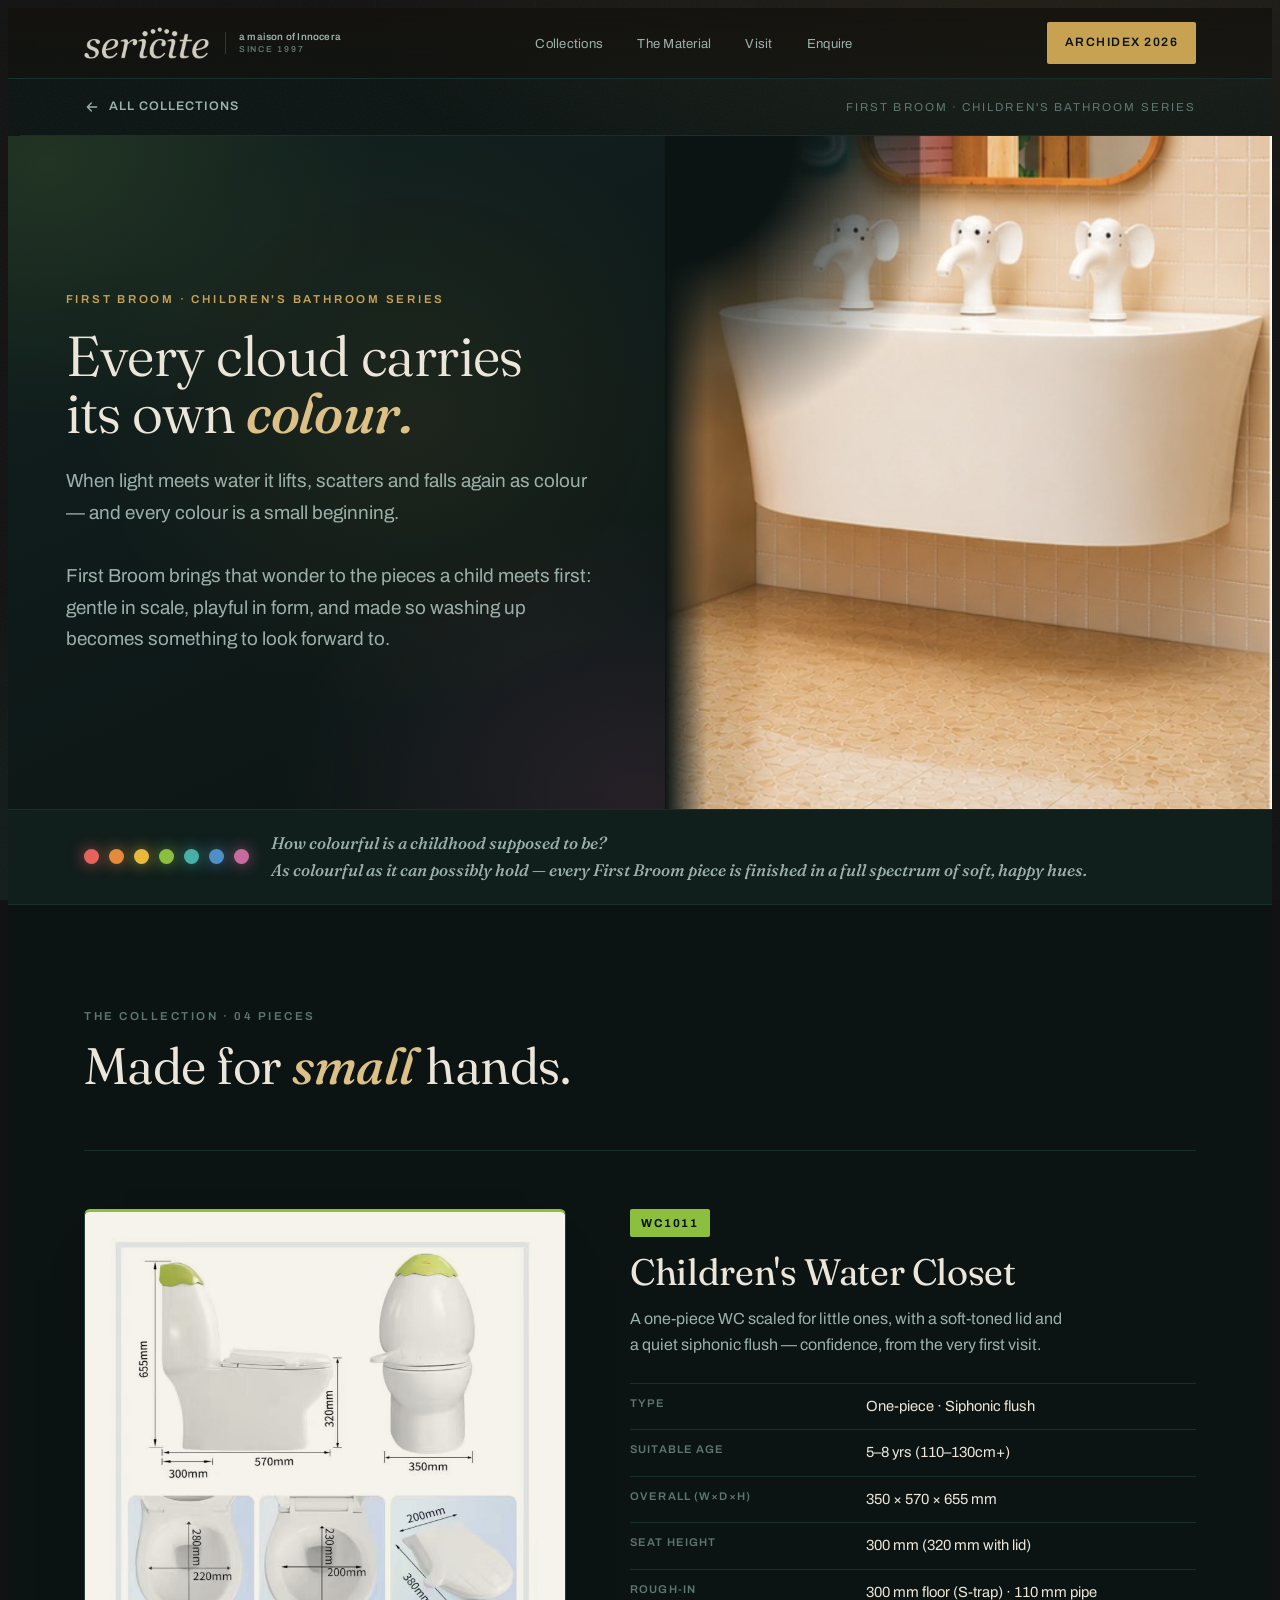
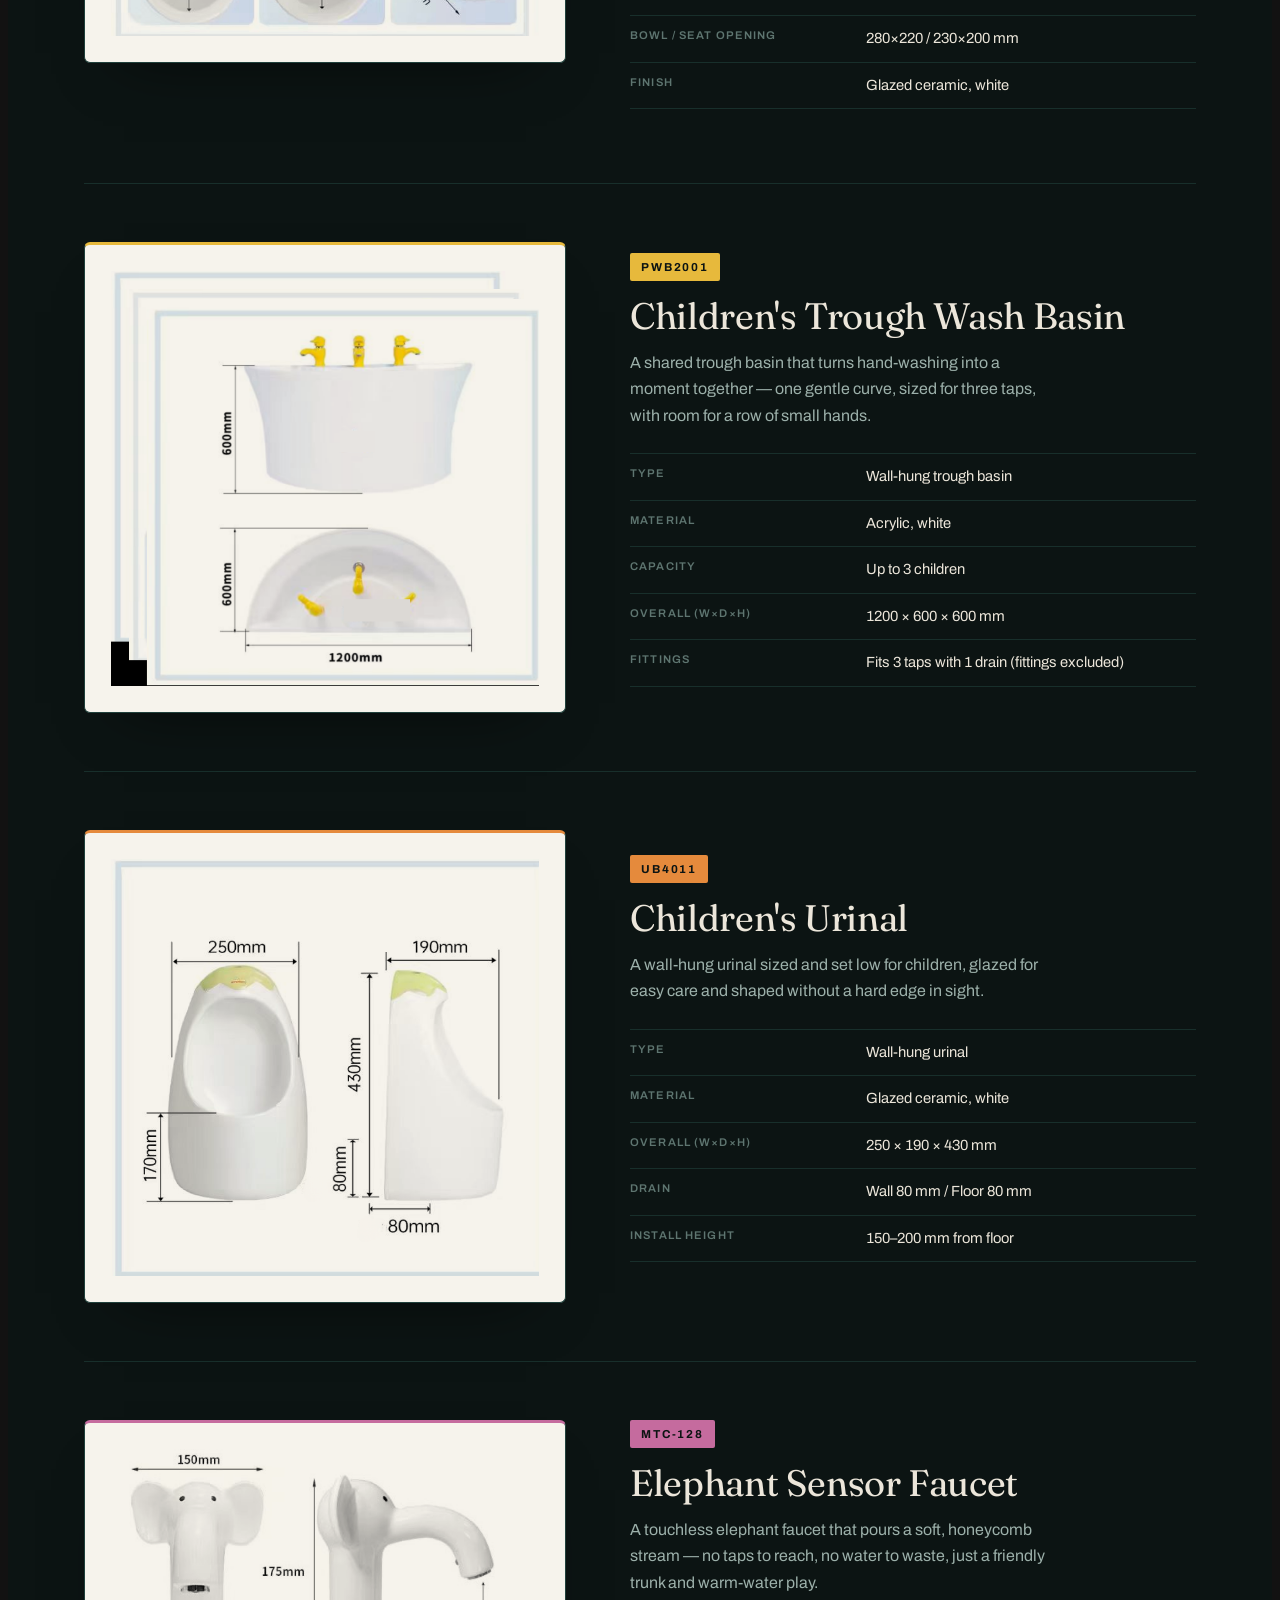
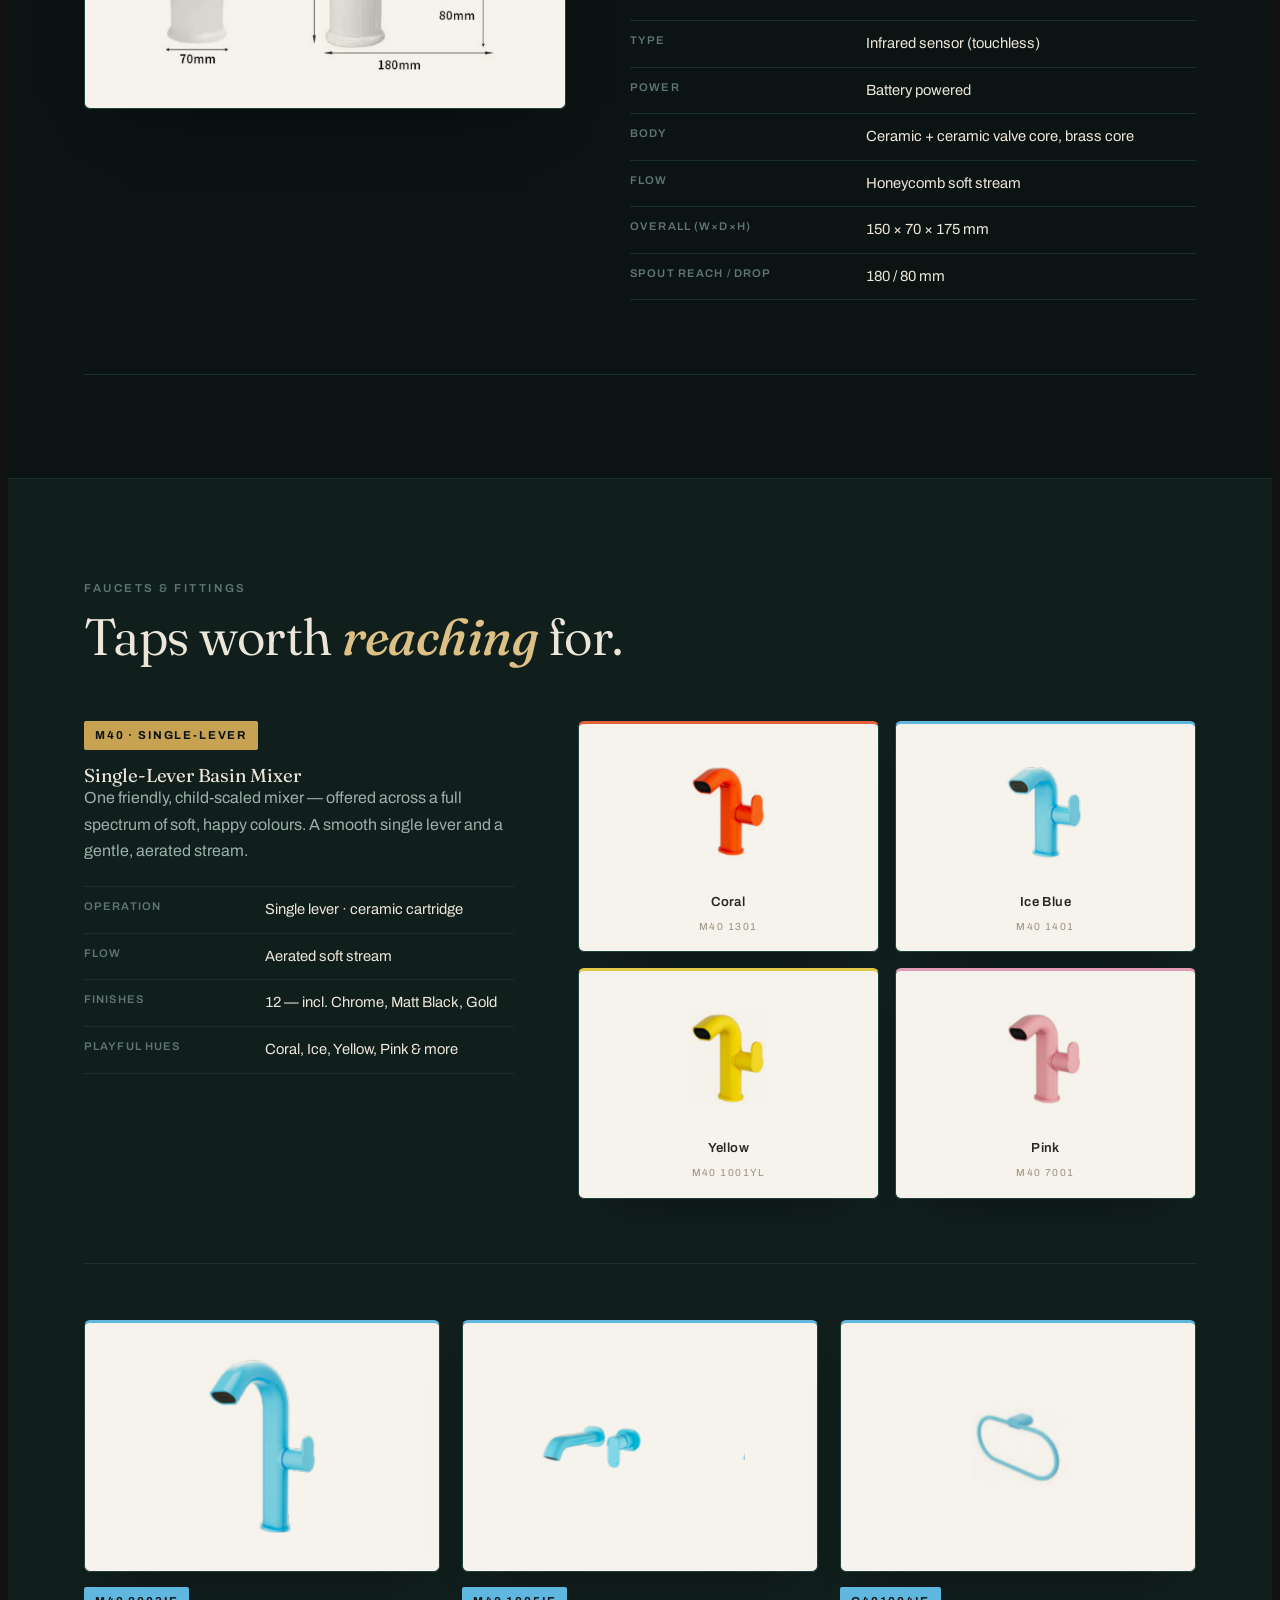
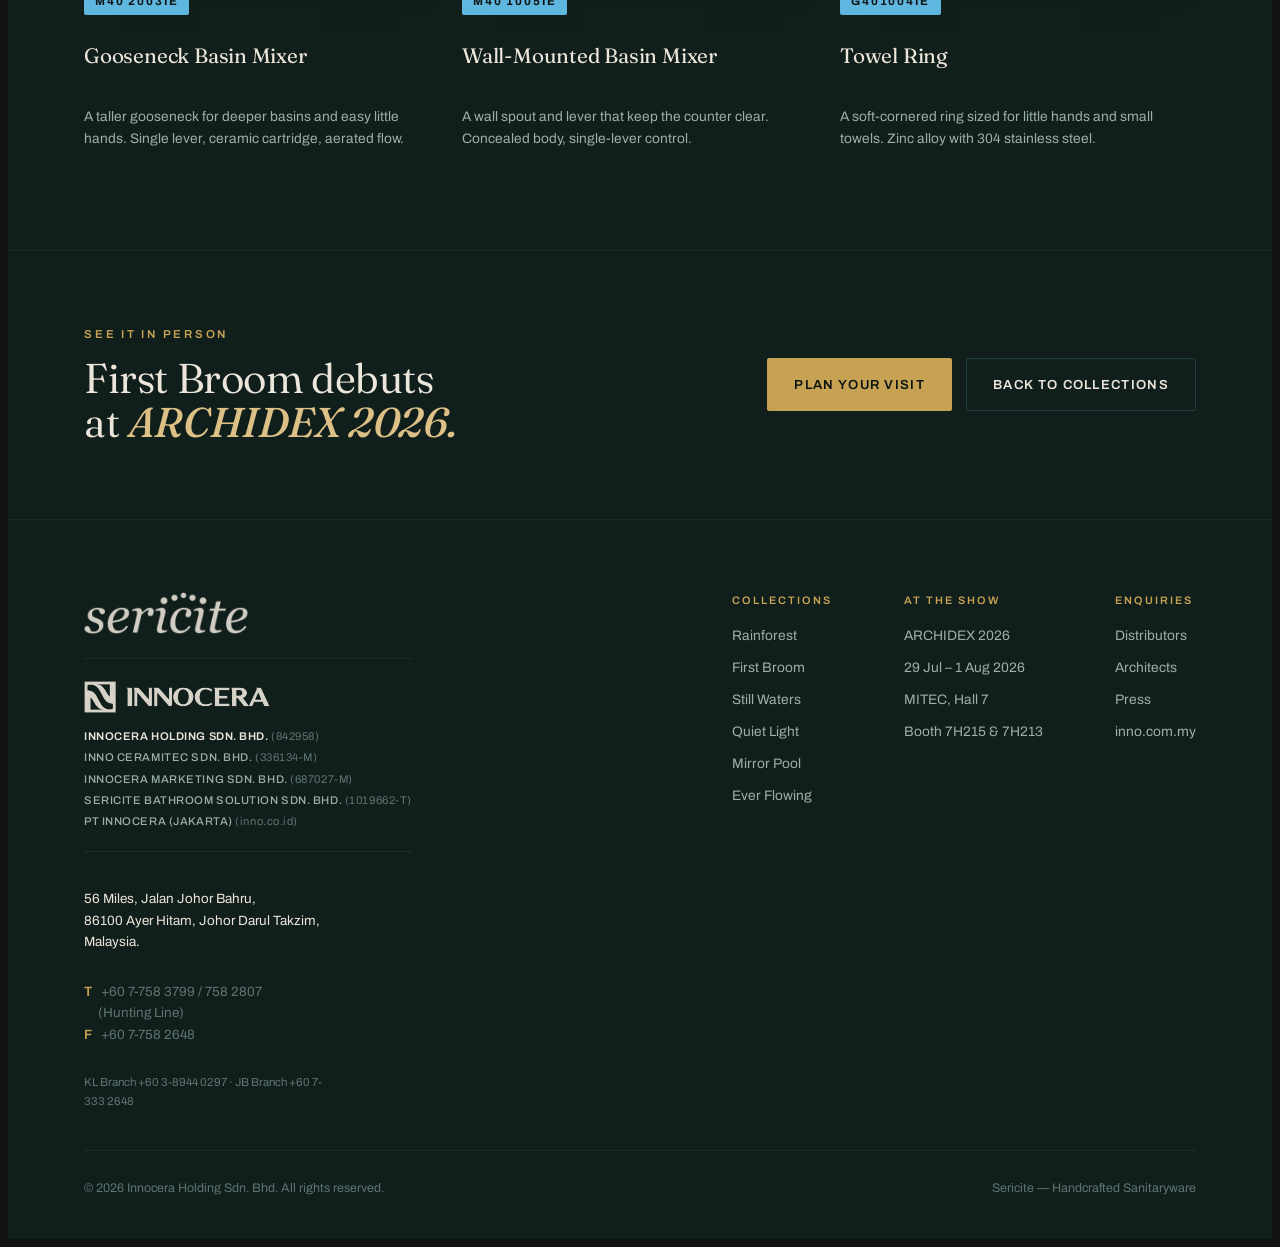
<file: collections/first-broom.html>
<!doctype html>
<html lang="en">
<head>
<meta charset="utf-8">
<meta name="viewport" content="width=device-width, initial-scale=1">
<title>First Broom &mdash; Children's Bathroom Series | Sericite</title>
<meta name="description" content="First Broom by Sericite &mdash; a children's bathroom series. Every cloud carries its own colour. WC1011, PWB2001, UB4011 and the MTB-128 elephant sensor faucet.">
<link rel="icon" type="image/png" sizes="32x32" href="/assets/images/favicon-32.png">
<link rel="icon" type="image/png" sizes="16x16" href="/assets/images/favicon-16.png">
<link rel="icon" href="/favicon.ico">
<link rel="apple-touch-icon" href="/assets/images/apple-touch-icon.png">
<link rel="stylesheet" href="/assets/css/styles.css">
</head>
<body>
<div class="site">

  <!-- NAV -->
  <nav class="nav">
    <div class="nav-in">
      <a class="brand" href="/" aria-label="Sericite by Innocera Holding &mdash; home">
        <span class="ser-logo" role="img" aria-label="Sericite"></span>
        <span class="by"><span class="t">a maison of Innocera</span><span class="s">Since 1997</span></span>
      </a>
      <div class="nav-links">
        <a href="/#collections">Collections</a>
        <a href="/#craft">The Material</a>
        <a href="/#visit">Visit</a>
        <a href="/#enquire">Enquire</a>
      </div>
      <a class="nav-cta" href="/#visit">ARCHIDEX 2026</a>
    </div>
  </nav>

  <!-- BACK -->
  <div class="subnav wrap">
    <a href="/#collections" class="back">
      <svg viewBox="0 0 24 24" fill="none" stroke="currentColor" stroke-width="2" stroke-linecap="round" stroke-linejoin="round"><path d="M19 12H5M11 6l-6 6 6 6"/></svg>
      All Collections
    </a>
    <span class="crumb">First Broom &middot; Children's Bathroom Series</span>
  </div>

  <!-- HERO -->
  <header class="fb-hero">
    <div class="fb-hero-panel">
      <div class="eyebrow">First Broom &middot; Children's Bathroom Series</div>
      <h1>Every cloud carries<br>its own <em>colour.</em></h1>
      <p class="lead">When light meets water it lifts, scatters and falls again as colour &mdash; and every colour is a small beginning.<br><br>First Broom brings that wonder to the pieces a child meets first: gentle in scale, playful in form, and made so washing up becomes something to look forward to.</p>
    </div>
    <figure class="fb-hero-figure">
      <img src="/assets/images/first-broom/hero-basin.jpg" alt="First Broom shared trough basin with three elephant-shaped sensor faucets">
    </figure>
  </header>

  <!-- COLOUR STRIP -->
  <section class="fb-colours">
    <div class="wrap fb-colours-in">
      <div class="dots" aria-hidden="true">
        <span style="--d:#E5635C"></span><span style="--d:#E58A3C"></span><span style="--d:#E7B93C"></span><span style="--d:#8DBF3F"></span><span style="--d:#48B0A5"></span><span style="--d:#4F8FC7"></span><span style="--d:#C56B9E"></span>
      </div>
      <p>How colourful is a childhood supposed to be?<br>As colourful as it can possibly hold &mdash; every First Broom piece is finished in a full spectrum of soft, happy hues.</p>
    </div>
  </section>

  <!-- CATALOG -->
  <section class="fb-catalog wrap" id="products">
    <div class="fb-sec-head">
      <div class="sec-num">The Collection &middot; 04 Pieces</div>
      <h2>Made for <em>small</em> hands.</h2>
    </div>

    <!-- WC1011 -->
    <article class="fb-product" style="--c:#8DBF3F">
      <div class="fb-diagram">
        <img src="/assets/images/first-broom/wc1011.png" alt="WC1011 children's water closet dimension drawing">
      </div>
      <div class="fb-specs">
        <span class="fb-model">WC1011</span>
        <h3>Children's Water Closet</h3>
        <p class="fb-desc">A one-piece WC scaled for little ones, with a soft-toned lid and a quiet siphonic flush &mdash; confidence, from the very first visit.</p>
        <dl class="fb-spec-list">
          <div><dt>Type</dt><dd>One-piece &middot; Siphonic flush</dd></div>
          <div><dt>Suitable age</dt><dd>5&ndash;8 yrs (110&ndash;130cm+)</dd></div>
          <div><dt>Overall (W&times;D&times;H)</dt><dd>350 &times; 570 &times; 655 mm</dd></div>
          <div><dt>Seat height</dt><dd>300 mm (320 mm with lid)</dd></div>
          <div><dt>Rough-in</dt><dd>300 mm floor (S-trap) &middot; 110 mm pipe</dd></div>
          <div><dt>Bowl / seat opening</dt><dd>280&times;220 / 230&times;200 mm</dd></div>
          <div><dt>Finish</dt><dd>Glazed ceramic, white</dd></div>
        </dl>
      </div>
    </article>

    <!-- PWB2001 -->
    <article class="fb-product" style="--c:#E7B93C">
      <div class="fb-diagram">
        <img src="/assets/images/first-broom/pwb2001.png" alt="PWB2001 children's trough wash basin dimension drawing">
      </div>
      <div class="fb-specs">
        <span class="fb-model">PWB2001</span>
        <h3>Children's Trough Wash Basin</h3>
        <p class="fb-desc">A shared trough basin that turns hand-washing into a moment together &mdash; one gentle curve, sized for three taps, with room for a row of small hands.</p>
        <dl class="fb-spec-list">
          <div><dt>Type</dt><dd>Wall-hung trough basin</dd></div>
          <div><dt>Material</dt><dd>Acrylic, white</dd></div>
          <div><dt>Capacity</dt><dd>Up to 3 children</dd></div>
          <div><dt>Overall (W&times;D&times;H)</dt><dd>1200 &times; 600 &times; 600 mm</dd></div>
          <div><dt>Fittings</dt><dd>Fits 3 taps with 1 drain (fittings excluded)</dd></div>
        </dl>
      </div>
    </article>

    <!-- UB4011 -->
    <article class="fb-product" style="--c:#E58A3C">
      <div class="fb-diagram">
        <img src="/assets/images/first-broom/ub4011.png" alt="UB4011 children's urinal dimension drawing">
      </div>
      <div class="fb-specs">
        <span class="fb-model">UB4011</span>
        <h3>Children's Urinal</h3>
        <p class="fb-desc">A wall-hung urinal sized and set low for children, glazed for easy care and shaped without a hard edge in sight.</p>
        <dl class="fb-spec-list">
          <div><dt>Type</dt><dd>Wall-hung urinal</dd></div>
          <div><dt>Material</dt><dd>Glazed ceramic, white</dd></div>
          <div><dt>Overall (W&times;D&times;H)</dt><dd>250 &times; 190 &times; 430 mm</dd></div>
          <div><dt>Drain</dt><dd>Wall 80 mm / Floor 80 mm</dd></div>
          <div><dt>Install height</dt><dd>150&ndash;200 mm from floor</dd></div>
        </dl>
      </div>
    </article>

    <!-- MTB-128 -->
    <article class="fb-product" style="--c:#C56B9E">
      <div class="fb-diagram">
        <img src="/assets/images/first-broom/mtc128.jpg" alt="MTC-128 elephant sensor faucet dimension drawing">
      </div>
      <div class="fb-specs">
        <span class="fb-model">MTC-128</span>
        <h3>Elephant Sensor Faucet</h3>
        <p class="fb-desc">A touchless elephant faucet that pours a soft, honeycomb stream &mdash; no taps to reach, no water to waste, just a friendly trunk and warm-water play.</p>
        <dl class="fb-spec-list">
          <div><dt>Type</dt><dd>Infrared sensor (touchless)</dd></div>
          <div><dt>Power</dt><dd>Battery powered</dd></div>
          <div><dt>Body</dt><dd>Ceramic + ceramic valve core, brass core</dd></div>
          <div><dt>Flow</dt><dd>Honeycomb soft stream</dd></div>
          <div><dt>Overall (W&times;D&times;H)</dt><dd>150 &times; 70 &times; 175 mm</dd></div>
          <div><dt>Spout reach / drop</dt><dd>180 / 80 mm</dd></div>
        </dl>
      </div>
    </article>
  </section>

  <!-- FAUCETS & FITTINGS -->
  <section class="fb-fittings">
    <div class="wrap">
      <div class="fb-sec-head">
        <div class="sec-num">Faucets &amp; Fittings</div>
        <h2>Taps worth <em>reaching</em> for.</h2>
      </div>

      <!-- featured: single-lever mixer in colours -->
      <div class="fb-tap-feature">
        <div class="fb-tap-info">
          <span class="fb-model" style="--c:#C7A253">M40 &middot; Single-Lever</span>
          <h3>Single-Lever Basin Mixer</h3>
          <p class="fb-desc">One friendly, child-scaled mixer &mdash; offered across a full spectrum of soft, happy colours. A smooth single lever and a gentle, aerated stream.</p>
          <dl class="fb-spec-list">
            <div><dt>Operation</dt><dd>Single lever &middot; ceramic cartridge</dd></div>
            <div><dt>Flow</dt><dd>Aerated soft stream</dd></div>
            <div><dt>Finishes</dt><dd>12 &mdash; incl. Chrome, Matt Black, Gold</dd></div>
            <div><dt>Playful hues</dt><dd>Coral, Ice, Yellow, Pink &amp; more</dd></div>
          </dl>
        </div>
        <div class="fb-colourway">
          <figure style="--c:#E5613C"><img src="/assets/images/first-broom/faucets/m40-1301.png" alt="Coral single-lever basin mixer"><figcaption><b>Coral</b><span>M40 1301</span></figcaption></figure>
          <figure style="--c:#5FB6DE"><img src="/assets/images/first-broom/faucets/m40-1401.png" alt="Ice-blue single-lever basin mixer"><figcaption><b>Ice Blue</b><span>M40 1401</span></figcaption></figure>
          <figure style="--c:#E3C948"><img src="/assets/images/first-broom/faucets/m40-1001yl.png" alt="Yellow single-lever basin mixer"><figcaption><b>Yellow</b><span>M40 1001YL</span></figcaption></figure>
          <figure style="--c:#E39BB3"><img src="/assets/images/first-broom/faucets/m40-7001.png" alt="Pink single-lever basin mixer"><figcaption><b>Pink</b><span>M40 7001</span></figcaption></figure>
        </div>
      </div>

      <!-- accessories -->
      <div class="fb-acc-grid">
        <article class="fb-acc" style="--c:#5FB6DE">
          <div class="fb-acc-img"><img src="/assets/images/first-broom/faucets/m40-2003ie.png" alt="Ice-blue gooseneck basin mixer"></div>
          <span class="fb-model">M40 2003IE</span>
          <h4>Gooseneck Basin Mixer</h4>
          <p>A taller gooseneck for deeper basins and easy little hands. Single lever, ceramic cartridge, aerated flow.</p>
        </article>
        <article class="fb-acc" style="--c:#5FB6DE">
          <div class="fb-acc-img"><img src="/assets/images/first-broom/faucets/m40-1005ie.png" alt="Ice-blue wall-mounted basin mixer"></div>
          <span class="fb-model">M40 1005IE</span>
          <h4>Wall-Mounted Basin Mixer</h4>
          <p>A wall spout and lever that keep the counter clear. Concealed body, single-lever control.</p>
        </article>
        <article class="fb-acc tr" style="--c:#5FB6DE">
          <div class="fb-acc-img"><img src="/assets/images/first-broom/faucets/g401004ie.png" alt="Ice-blue towel ring"></div>
          <span class="fb-model">G401004IE</span>
          <h4>Towel Ring</h4>
          <p>A soft-cornered ring sized for little hands and small towels. Zinc alloy with 304 stainless steel.</p>
        </article>
      </div>
    </div>
  </section>

  <!-- CTA -->
  <section class="fb-cta">
    <div class="wrap fb-cta-in">
      <div>
        <div class="eyebrow">See it in person</div>
        <h2>First Broom debuts at <em>ARCHIDEX 2026.</em></h2>
      </div>
      <div class="fb-cta-actions">
        <a class="btn btn-primary" href="/#visit">Plan your visit</a>
        <a class="btn btn-ghost" href="/#collections">Back to collections</a>
      </div>
    </div>
  </section>

  <!-- FOOTER -->
  <footer class="foot">
    <div class="wrap">
      <div class="foot-top">
        <div class="foot-brand">
          <span class="ser-logo" role="img" aria-label="Sericite"></span>
          <div class="lockup">
            <span class="inno-logo" role="img" aria-label="Innocera"></span>
            <ul class="companies">
              <li>INNOCERA HOLDING SDN. BHD. <span class="reg">(842958)</span></li>
              <li>INNO CERAMITEC SDN. BHD. <span class="reg">(336134-M)</span></li>
              <li>INNOCERA MARKETING SDN. BHD. <span class="reg">(687027-M)</span></li>
              <li>SERICITE BATHROOM SOLUTION SDN. BHD. <span class="reg">(1019662-T)</span></li>
              <li>PT INNOCERA (JAKARTA) <span class="reg">(inno.co.id)</span></li>
            </ul>
          </div>
          <div class="foot-contact">
            <p class="addr">56 Miles, Jalan Johor Bahru,<br>86100 Ayer Hitam, Johor Darul Takzim, Malaysia.</p>
            <p class="tel"><span>T</span> +60 7-758 3799 / 758 2807<br><span></span>(Hunting Line)<br><span>F</span> +60 7-758 2648</p>
            <p class="branch">KL Branch +60 3-8944 0297 &middot; JB Branch +60 7-333 2648</p>
          </div>
        </div>
        <div class="foot-cols">
          <div class="foot-col">
            <div class="h">Collections</div>
            <a href="/collections/rainforest.html">Rainforest</a>
            <a href="/collections/first-broom.html">First Broom</a>
            <a href="/collections/still-waters.html">Still Waters</a>
            <a href="/collections/quiet-light.html">Quiet Light</a>
            <a href="/collections/mirror-pool.html">Mirror Pool</a>
            <a href="/collections/ever-flowing.html">Ever Flowing</a>
          </div>
          <div class="foot-col">
            <div class="h">At the show</div>
            <p>ARCHIDEX 2026</p>
            <p>29 Jul &ndash; 1 Aug 2026</p>
            <p>MITEC, Hall 7</p>
            <p>Booth 7H215 &amp; 7H213</p>
          </div>
          <div class="foot-col">
            <div class="h">Enquiries</div>
            <a href="/#enquire">Distributors</a>
            <a href="/#enquire">Architects</a>
            <a href="/#enquire">Press</a>
            <a href="https://www.inno.com.my" target="_blank" rel="noopener">inno.com.my</a>
          </div>
        </div>
      </div>
      <div class="foot-bot">
        <span>&copy; 2026 Innocera Holding Sdn. Bhd. All rights reserved.</span>
        <span>Sericite &mdash; Handcrafted Sanitaryware</span>
      </div>
    </div>
  </footer>

</div>
<script src="/assets/js/main.js"></script>
</body>
</html>
</file>
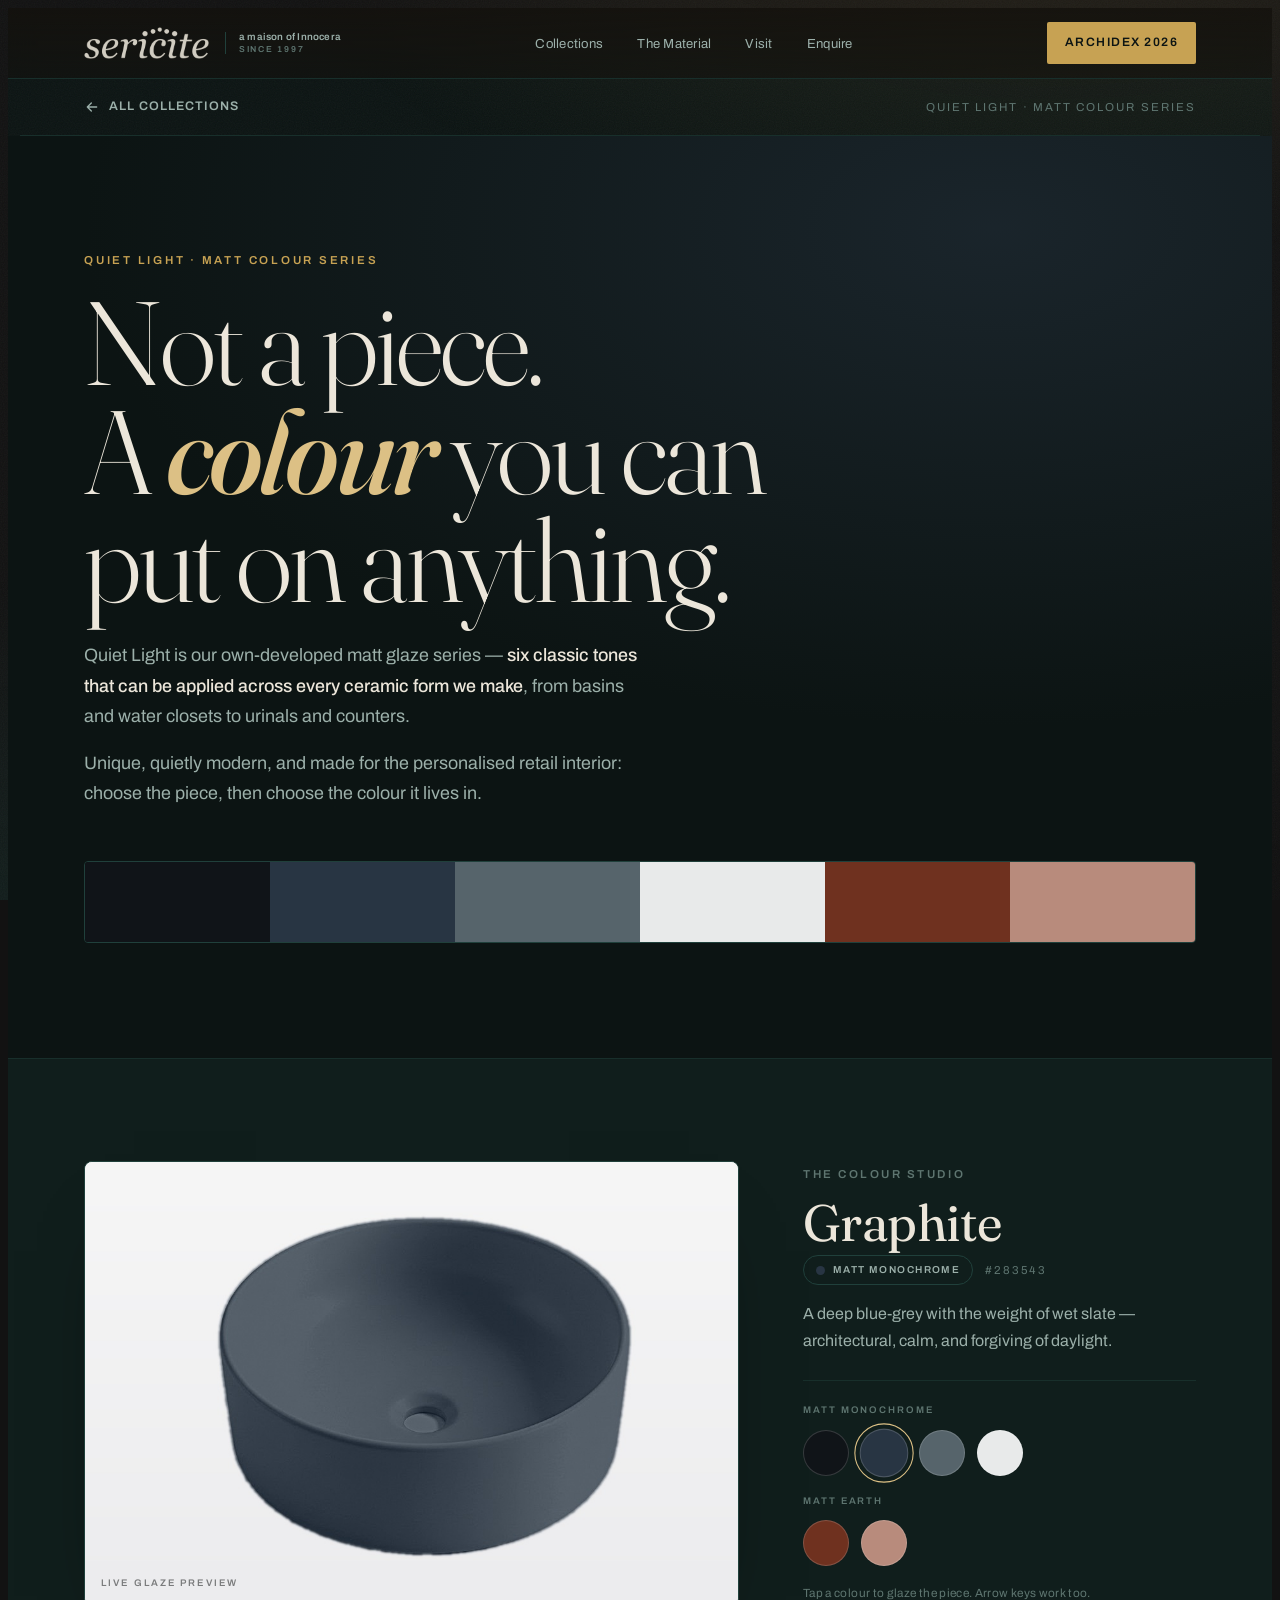
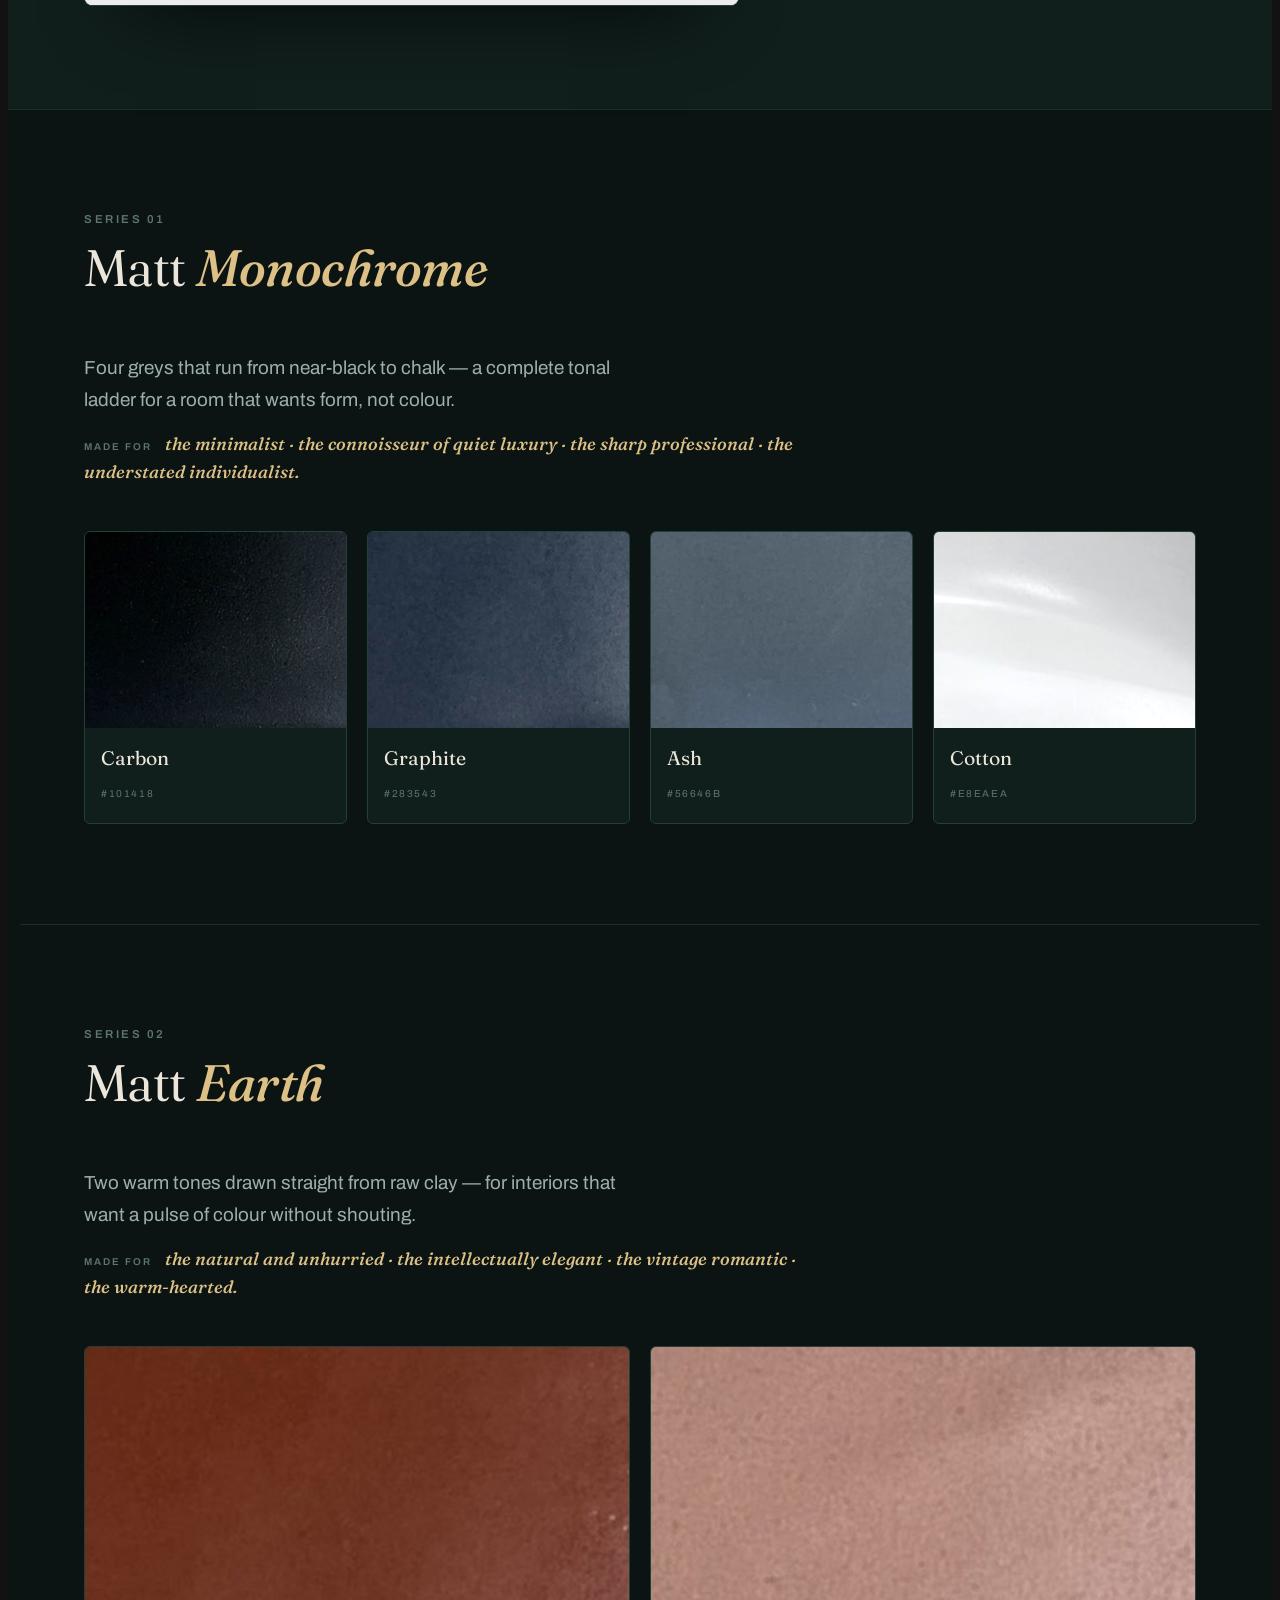
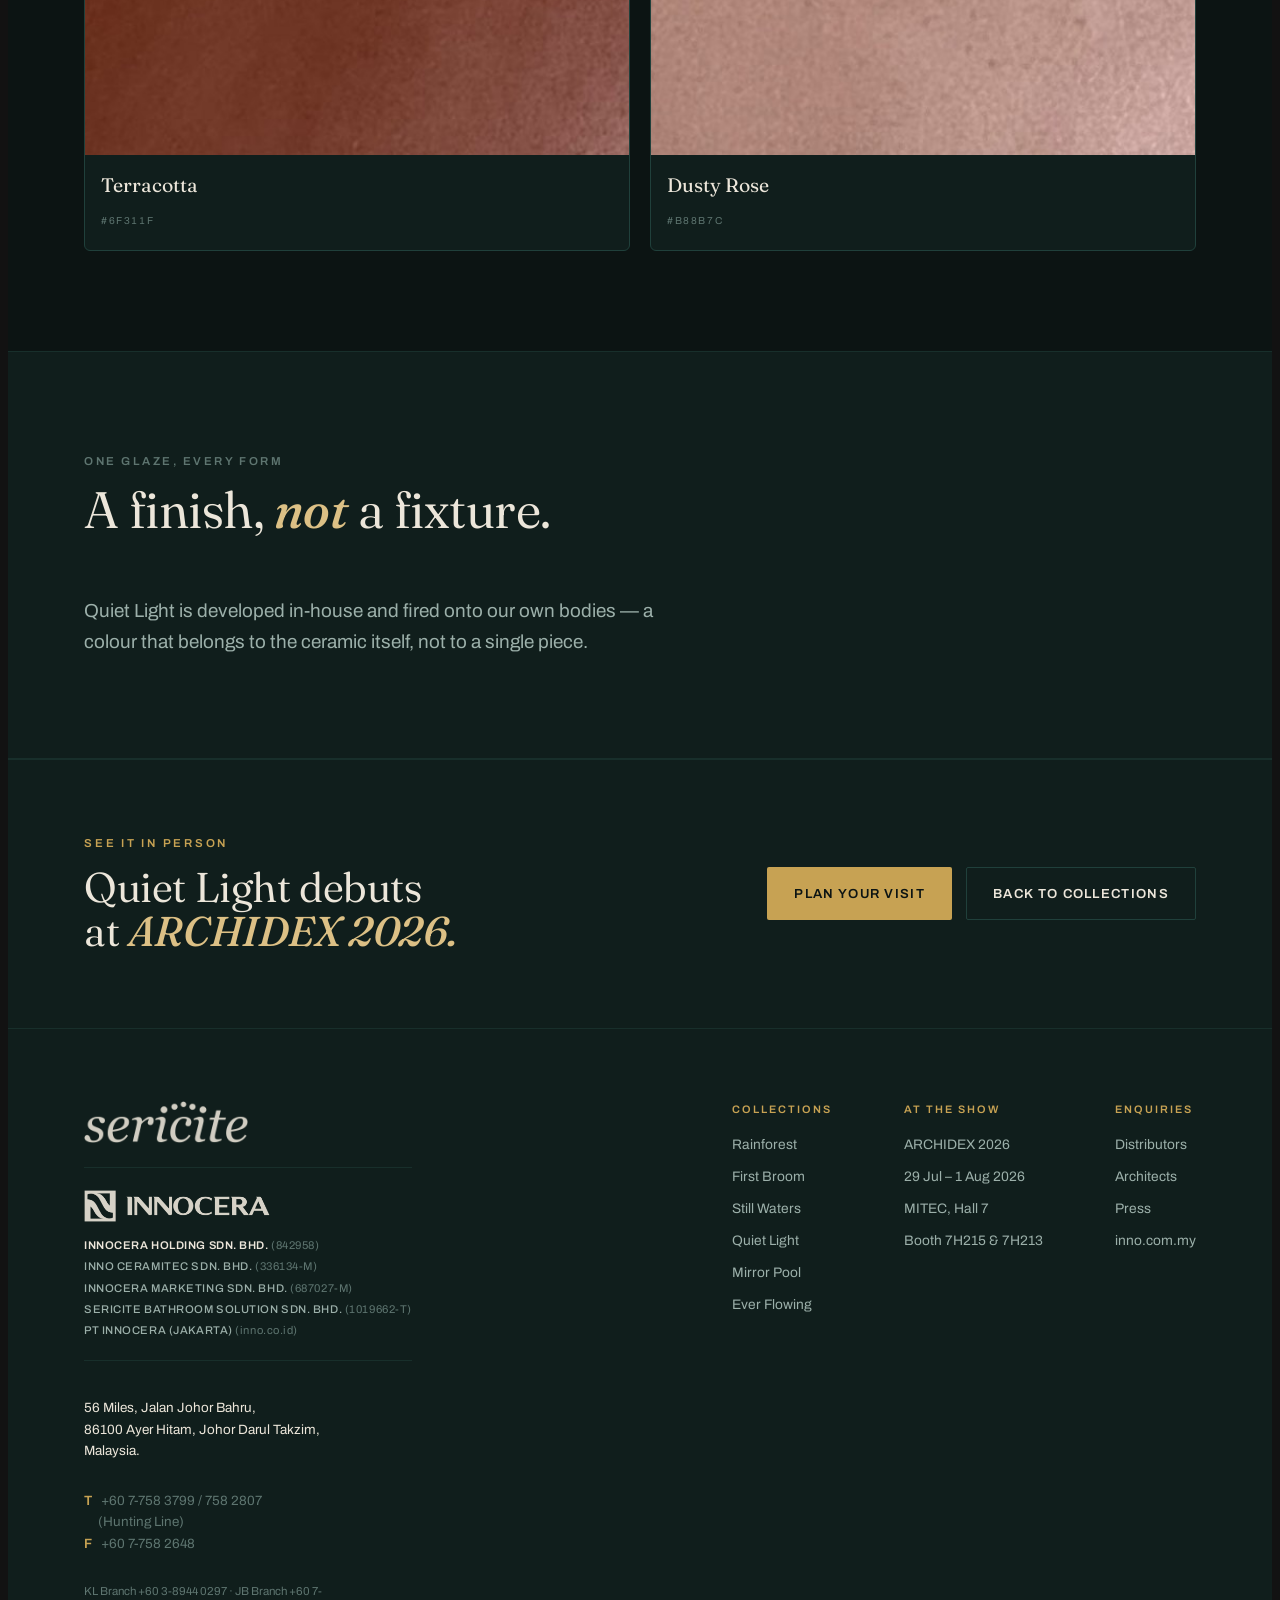
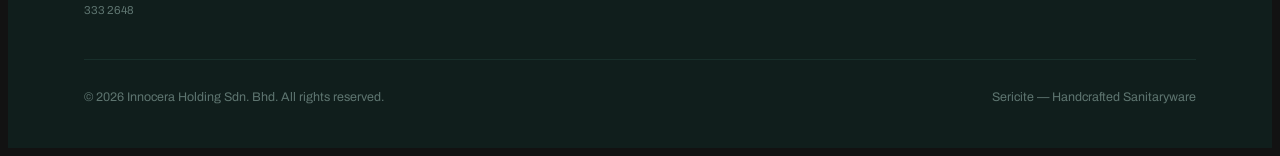
<file: collections/quiet-light.html>
<!doctype html>
<html lang="en">
<head>
<meta charset="utf-8">
<meta name="viewport" content="width=device-width, initial-scale=1">
<title>Quiet Light &mdash; Matt Colour Series | Sericite</title>
<meta name="description" content="Quiet Light by Sericite &mdash; an own-developed matt glaze series applied across every ceramic form. Matt Monochrome: Carbon, Graphite, Ash, Cotton. Matt Earth: Terracotta, Dusty Rose.">
<link rel="icon" type="image/png" sizes="32x32" href="/assets/images/favicon-32.png">
<link rel="icon" type="image/png" sizes="16x16" href="/assets/images/favicon-16.png">
<link rel="icon" href="/favicon.ico">
<link rel="apple-touch-icon" href="/assets/images/apple-touch-icon.png">
<link rel="stylesheet" href="/assets/css/styles.css">
</head>
<body>
<div class="site ql" id="qlRoot">

  <!-- NAV -->
  <nav class="nav">
    <div class="nav-in">
      <a class="brand" href="/" aria-label="Sericite by Innocera &mdash; home">
        <span class="ser-logo" role="img" aria-label="Sericite"></span>
        <span class="by"><span class="t">a maison of Innocera</span><span class="s">Since 1997</span></span>
      </a>
      <div class="nav-links">
        <a href="/#collections">Collections</a>
        <a href="/#craft">The Material</a>
        <a href="/#visit">Visit</a>
        <a href="/#enquire">Enquire</a>
      </div>
      <a class="nav-cta" href="/#visit">ARCHIDEX 2026</a>
    </div>
  </nav>

  <!-- BACK -->
  <div class="subnav wrap">
    <a href="/#collections" class="back">
      <svg viewBox="0 0 24 24" fill="none" stroke="currentColor" stroke-width="2" stroke-linecap="round" stroke-linejoin="round"><path d="M19 12H5M11 6l-6 6 6 6"/></svg>
      All Collections
    </a>
    <span class="crumb">Quiet Light &middot; Matt Colour Series</span>
  </div>

  <!-- HERO -->
  <header class="ql-hero" id="qlHero">
    <div class="wrap">
      <div class="eyebrow">Quiet Light &middot; Matt Colour Series</div>
      <h1>Not a piece.<br>A <em>colour</em> you can<br>put on anything.</h1>
      <p class="lead">Quiet Light is our own-developed matt glaze series &mdash; <b>six classic tones that can be applied across every ceramic form we make</b>, from basins and water closets to urinals and counters.</p>
      <p class="lead" style="margin-top:16px">Unique, quietly modern, and made for the personalised retail interior: choose the piece, then choose the colour it lives in.</p>
      <div class="ql-strip" aria-hidden="true">
        <span style="background:#101418"></span>
        <span style="background:#283543"></span>
        <span style="background:#56646B"></span>
        <span style="background:#E8EAEA"></span>
        <span style="background:#6F311F"></span>
        <span style="background:#B88B7C"></span>
      </div>
    </div>
  </header>

  <!-- INTERACTIVE COLOUR STUDIO -->
  <section class="ql-studio" id="studio">
    <div class="wrap ql-studio-grid">

      <div class="ql-stage" id="qlStage">
        <img data-glaze="Carbon"     src="/assets/images/quiet-light/basin-carbon.jpg"     alt="Round vessel basin glazed in Carbon matt">
        <img data-glaze="Graphite"   src="/assets/images/quiet-light/basin-graphite.jpg"   alt="Round vessel basin glazed in Graphite matt" class="is-on">
        <img data-glaze="Ash"        src="/assets/images/quiet-light/basin-ash.jpg"        alt="Round vessel basin glazed in Ash matt">
        <img data-glaze="Cotton"     src="/assets/images/quiet-light/basin-cotton.jpg"     alt="Round vessel basin glazed in Cotton matt">
        <img data-glaze="Terracotta" src="/assets/images/quiet-light/basin-terracotta.jpg" alt="Round vessel basin glazed in Terracotta matt">
        <img data-glaze="Dusty Rose" src="/assets/images/quiet-light/basin-dusty-rose.jpg" alt="Round vessel basin glazed in Dusty Rose matt">
        <div class="bloom" aria-hidden="true"></div>
        <span class="stage-tag">Live glaze preview</span>
      </div>

      <div class="ql-read">
        <div class="sec-num">The Colour Studio</div>
        <h2 class="ql-swatch-name" id="qlName">Graphite</h2>
        <div class="ql-swatch-meta">
          <span class="ql-chip"><span class="dot"></span><span id="qlSeries">Matt Monochrome</span></span>
          <span class="ql-hex" id="qlHex">#283543</span>
        </div>
        <p class="ql-swatch-note" id="qlNote">A deep blue-grey with the weight of wet slate &mdash; architectural, calm, and forgiving of daylight.</p>

        <div class="ql-picker">
          <div class="grp">
            <div class="grp-h">Matt Monochrome</div>
            <div class="ql-dots" role="radiogroup" aria-label="Matt Monochrome colours">
              <button class="ql-dot" style="--c:#101418" role="radio" aria-checked="false" aria-label="Carbon"
                data-name="Carbon" data-hex="#101418" data-series="Matt Monochrome"
                data-note="A true matt black that swallows reflection &mdash; the quietest, most graphic tone in the range."></button>
              <button class="ql-dot" style="--c:#283543" role="radio" aria-checked="true" aria-label="Graphite"
                data-name="Graphite" data-hex="#283543" data-series="Matt Monochrome"
                data-note="A deep blue-grey with the weight of wet slate &mdash; architectural, calm, and forgiving of daylight."></button>
              <button class="ql-dot" style="--c:#56646B" role="radio" aria-checked="false" aria-label="Ash"
                data-name="Ash" data-hex="#56646B" data-series="Matt Monochrome"
                data-note="Soft mineral grey with a cool blue undertone &mdash; the easiest neutral to build a room around."></button>
              <button class="ql-dot" style="--c:#E8EAEA" role="radio" aria-checked="false" aria-label="Cotton"
                data-name="Cotton" data-hex="#E8EAEA" data-series="Matt Monochrome"
                data-note="An unbleached, chalky off-white &mdash; warmer and softer underhand than a gloss white."></button>
            </div>
          </div>
          <div class="grp">
            <div class="grp-h">Matt Earth</div>
            <div class="ql-dots" role="radiogroup" aria-label="Matt Earth colours">
              <button class="ql-dot" style="--c:#6F311F" role="radio" aria-checked="false" aria-label="Terracotta"
                data-name="Terracotta" data-hex="#6F311F" data-series="Matt Earth"
                data-note="Fired clay, deepened &mdash; a warm oxide red that reads as material rather than paint."></button>
              <button class="ql-dot" style="--c:#B88B7C" role="radio" aria-checked="false" aria-label="Dusty Rose"
                data-name="Dusty Rose" data-hex="#B88B7C" data-series="Matt Earth"
                data-note="A muted clay pink, greyed just enough to stay classic in a retail interior."></button>
            </div>
          </div>
          <p class="ql-hint">Tap a colour to glaze the piece. Arrow keys work too.</p>
        </div>
      </div>

    </div>
  </section>

  <!-- SERIES: MATT MONOCHROME -->
  <section class="ql-series wrap">
    <div class="fb-sec-head">
      <div class="sec-num">Series 01</div>
      <h2>Matt <em>Monochrome</em></h2>
    </div>
    <p class="lead">Four greys that run from near-black to chalk &mdash; a complete tonal ladder for a room that wants form, not colour.</p>
    <p class="ql-for"><span>Made for</span> the minimalist &middot; the connoisseur of quiet luxury &middot; the sharp professional &middot; the understated individualist.</p>
    <div class="ql-cards">
      <button class="ql-card" data-pick="Carbon">
        <span class="sw"><img src="/assets/images/quiet-light/tile-carbon.jpg" alt="Carbon matt glaze sample" loading="lazy"></span>
        <span class="meta"><b>Carbon</b><span>#101418</span></span>
      </button>
      <button class="ql-card" data-pick="Graphite">
        <span class="sw"><img src="/assets/images/quiet-light/tile-graphite.jpg" alt="Graphite matt glaze sample" loading="lazy"></span>
        <span class="meta"><b>Graphite</b><span>#283543</span></span>
      </button>
      <button class="ql-card" data-pick="Ash">
        <span class="sw"><img src="/assets/images/quiet-light/tile-ash.jpg" alt="Ash matt glaze sample" loading="lazy"></span>
        <span class="meta"><b>Ash</b><span>#56646B</span></span>
      </button>
      <button class="ql-card" data-pick="Cotton">
        <span class="sw"><img src="/assets/images/quiet-light/tile-cotton.jpg" alt="Cotton matt glaze sample" loading="lazy"></span>
        <span class="meta"><b>Cotton</b><span>#E8EAEA</span></span>
      </button>
    </div>
  </section>

  <!-- SERIES: MATT EARTH -->
  <section class="ql-series wrap">
    <div class="fb-sec-head">
      <div class="sec-num">Series 02</div>
      <h2>Matt <em>Earth</em></h2>
    </div>
    <p class="lead">Two warm tones drawn straight from raw clay &mdash; for interiors that want a pulse of colour without shouting.</p>
    <p class="ql-for"><span>Made for</span> the natural and unhurried &middot; the intellectually elegant &middot; the vintage romantic &middot; the warm-hearted.</p>
    <div class="ql-cards">
      <button class="ql-card" data-pick="Terracotta">
        <span class="sw"><img src="/assets/images/quiet-light/tile-terracotta.jpg" alt="Terracotta matt glaze sample" loading="lazy"></span>
        <span class="meta"><b>Terracotta</b><span>#6F311F</span></span>
      </button>
      <button class="ql-card" data-pick="Dusty Rose">
        <span class="sw"><img src="/assets/images/quiet-light/tile-dusty-rose.jpg" alt="Dusty Rose matt glaze sample" loading="lazy"></span>
        <span class="meta"><b>Dusty Rose</b><span>#B88B7C</span></span>
      </button>
    </div>
  </section>

  <!-- APPLIES TO EVERYTHING -->
  <section class="ql-apply">
    <div class="wrap">
      <div class="fb-sec-head">
        <div class="sec-num">One glaze, every form</div>
        <h2>A finish, <em>not</em> a fixture.</h2>
      </div>
      <p class="lead">Quiet Light is developed in-house and fired onto our own bodies &mdash; a colour that belongs to the ceramic itself, not to a single piece.</p>
    </div>
  </section>

  <!-- CTA -->
  <section class="fb-cta">
    <div class="wrap fb-cta-in">
      <div>
        <div class="eyebrow">See it in person</div>
        <h2>Quiet Light debuts at <em>ARCHIDEX 2026.</em></h2>
      </div>
      <div class="fb-cta-actions">
        <a class="btn btn-primary" href="/#visit">Plan your visit</a>
        <a class="btn btn-ghost" href="/#collections">Back to collections</a>
      </div>
    </div>
  </section>

  <!-- FOOTER -->
  <footer class="foot">
    <div class="wrap">
      <div class="foot-top">
        <div class="foot-brand">
          <span class="ser-logo" role="img" aria-label="Sericite"></span>
          <div class="lockup">
            <span class="inno-logo" role="img" aria-label="Innocera"></span>
            <ul class="companies">
              <li>INNOCERA HOLDING SDN. BHD. <span class="reg">(842958)</span></li>
              <li>INNO CERAMITEC SDN. BHD. <span class="reg">(336134-M)</span></li>
              <li>INNOCERA MARKETING SDN. BHD. <span class="reg">(687027-M)</span></li>
              <li>SERICITE BATHROOM SOLUTION SDN. BHD. <span class="reg">(1019662-T)</span></li>
              <li>PT INNOCERA (JAKARTA) <span class="reg">(inno.co.id)</span></li>
            </ul>
          </div>
          <div class="foot-contact">
            <p class="addr">56 Miles, Jalan Johor Bahru,<br>86100 Ayer Hitam, Johor Darul Takzim, Malaysia.</p>
            <p class="tel"><span>T</span> +60 7-758 3799 / 758 2807<br><span></span>(Hunting Line)<br><span>F</span> +60 7-758 2648</p>
            <p class="branch">KL Branch +60 3-8944 0297 &middot; JB Branch +60 7-333 2648</p>
          </div>
        </div>
        <div class="foot-cols">
          <div class="foot-col">
            <div class="h">Collections</div>
            <a href="/collections/rainforest.html">Rainforest</a>
            <a href="/collections/first-broom.html">First Broom</a>
            <a href="/collections/still-waters.html">Still Waters</a>
            <a href="/collections/quiet-light.html">Quiet Light</a>
            <a href="/collections/mirror-pool.html">Mirror Pool</a>
            <a href="/collections/ever-flowing.html">Ever Flowing</a>
          </div>
          <div class="foot-col">
            <div class="h">At the show</div>
            <p>ARCHIDEX 2026</p>
            <p>29 Jul &ndash; 1 Aug 2026</p>
            <p>MITEC, Hall 7</p>
            <p>Booth 7H215 &amp; 7H213</p>
          </div>
          <div class="foot-col">
            <div class="h">Enquiries</div>
            <a href="/#enquire">Distributors</a>
            <a href="/#enquire">Architects</a>
            <a href="/#enquire">Press</a>
            <a href="https://www.inno.com.my" target="_blank" rel="noopener">inno.com.my</a>
          </div>
        </div>
      </div>
      <div class="foot-bot">
        <span>&copy; 2026 Innocera Holding Sdn. Bhd. All rights reserved.</span>
        <span>Sericite &mdash; Handcrafted Sanitaryware</span>
      </div>
    </div>
  </footer>

</div>
<script src="/assets/js/main.js"></script>
<script>
(function(){
  var root  = document.getElementById('qlRoot');
  var stage = document.getElementById('qlStage');
  var nameEl= document.getElementById('qlName');
  var hexEl = document.getElementById('qlHex');
  var serEl = document.getElementById('qlSeries');
  var noteEl= document.getElementById('qlNote');
  var dots  = Array.prototype.slice.call(document.querySelectorAll('.ql-dot'));
  if(!root || !stage || !dots.length) return;

  var reduce = window.matchMedia('(prefers-reduced-motion: reduce)').matches;

  function hexToRgba(hex, a){
    var h = hex.replace('#','');
    var r = parseInt(h.substr(0,2),16), g = parseInt(h.substr(2,2),16), b = parseInt(h.substr(4,2),16);
    return 'rgba('+r+','+g+','+b+','+a+')';
  }

  var shots = Array.prototype.slice.call(stage.querySelectorAll('img[data-glaze]'));

  function apply(dot, flash){
    var hex = dot.dataset.hex, name = dot.dataset.name;
    root.style.setProperty('--glaze', hex);
    root.style.setProperty('--glaze-soft', hexToRgba(hex, .5));

    // cross-fade to the pre-rendered glaze of this colour
    shots.forEach(function(img){
      img.classList.toggle('is-on', img.dataset.glaze === name);
    });

    dots.forEach(function(d){ d.setAttribute('aria-checked', d === dot ? 'true' : 'false'); });

    // fade the readout text out/in so the swap reads as one motion
    [nameEl, noteEl].forEach(function(el){ el.style.opacity = '0'; });
    window.setTimeout(function(){
      nameEl.textContent = dot.dataset.name;
      hexEl.textContent  = hex.toUpperCase();
      serEl.textContent  = dot.dataset.series;
      noteEl.innerHTML   = dot.dataset.note;
      [nameEl, noteEl].forEach(function(el){ el.style.opacity = '1'; });
    }, reduce ? 0 : 170);

    if(flash && !reduce){
      stage.classList.remove('flash');
      void stage.offsetWidth;              // restart the animation
      stage.classList.add('flash');
    }
  }

  dots.forEach(function(dot, i){
    dot.addEventListener('click', function(){ apply(dot, true); });
    dot.addEventListener('keydown', function(e){
      var k = e.key, n = null;
      if(k === 'ArrowRight' || k === 'ArrowDown') n = dots[(i+1) % dots.length];
      if(k === 'ArrowLeft'  || k === 'ArrowUp')   n = dots[(i-1+dots.length) % dots.length];
      if(n){ e.preventDefault(); n.focus(); apply(n, true); }
    });
  });

  // swatch cards below jump the studio to that colour
  document.querySelectorAll('.ql-card').forEach(function(card){
    card.addEventListener('click', function(){
      var want = card.dataset.pick;
      var dot = dots.filter(function(d){ return d.dataset.name === want; })[0];
      if(!dot) return;
      document.getElementById('studio').scrollIntoView({behavior: reduce ? 'auto' : 'smooth', block:'center'});
      window.setTimeout(function(){ apply(dot, true); }, reduce ? 0 : 420);
    });
  });

  // set the opening state without a flash
  apply(dots.filter(function(d){ return d.getAttribute('aria-checked') === 'true'; })[0] || dots[0], false);
})();
</script>
</body>
</html>
</file>
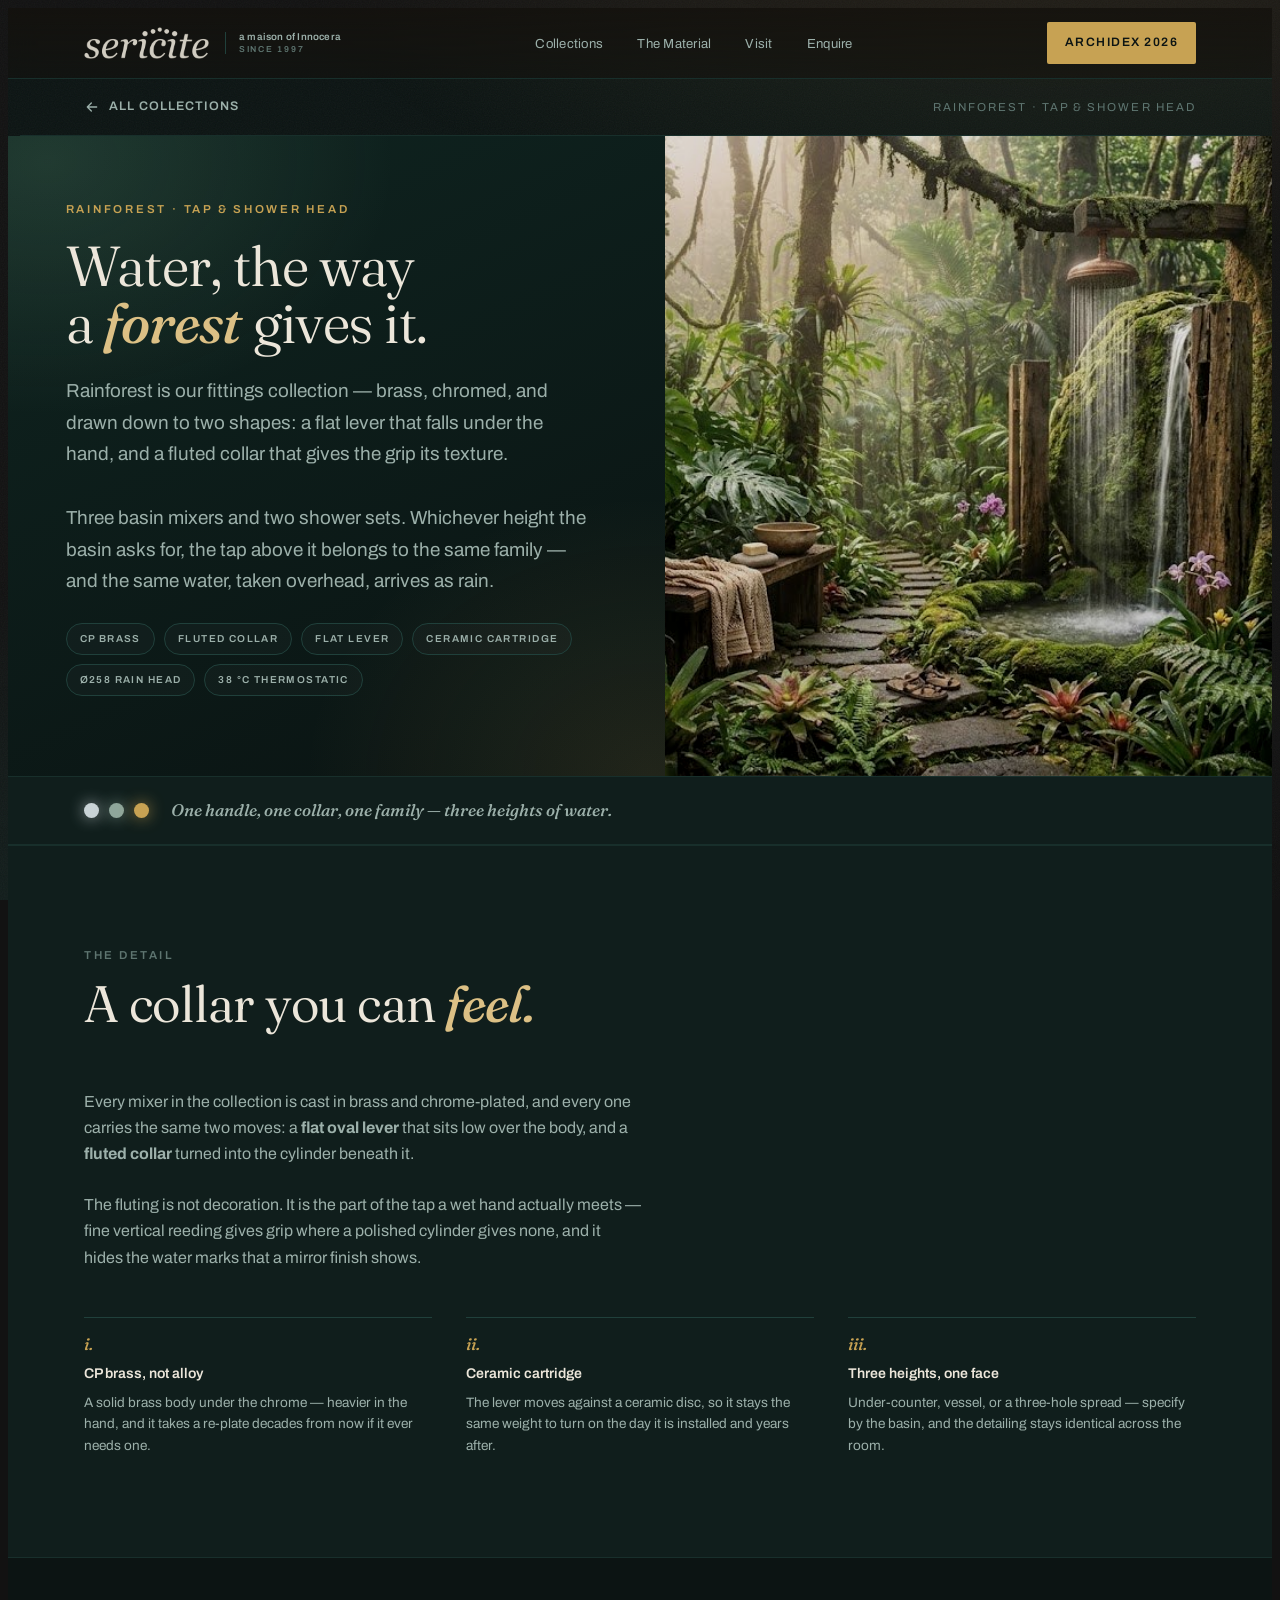
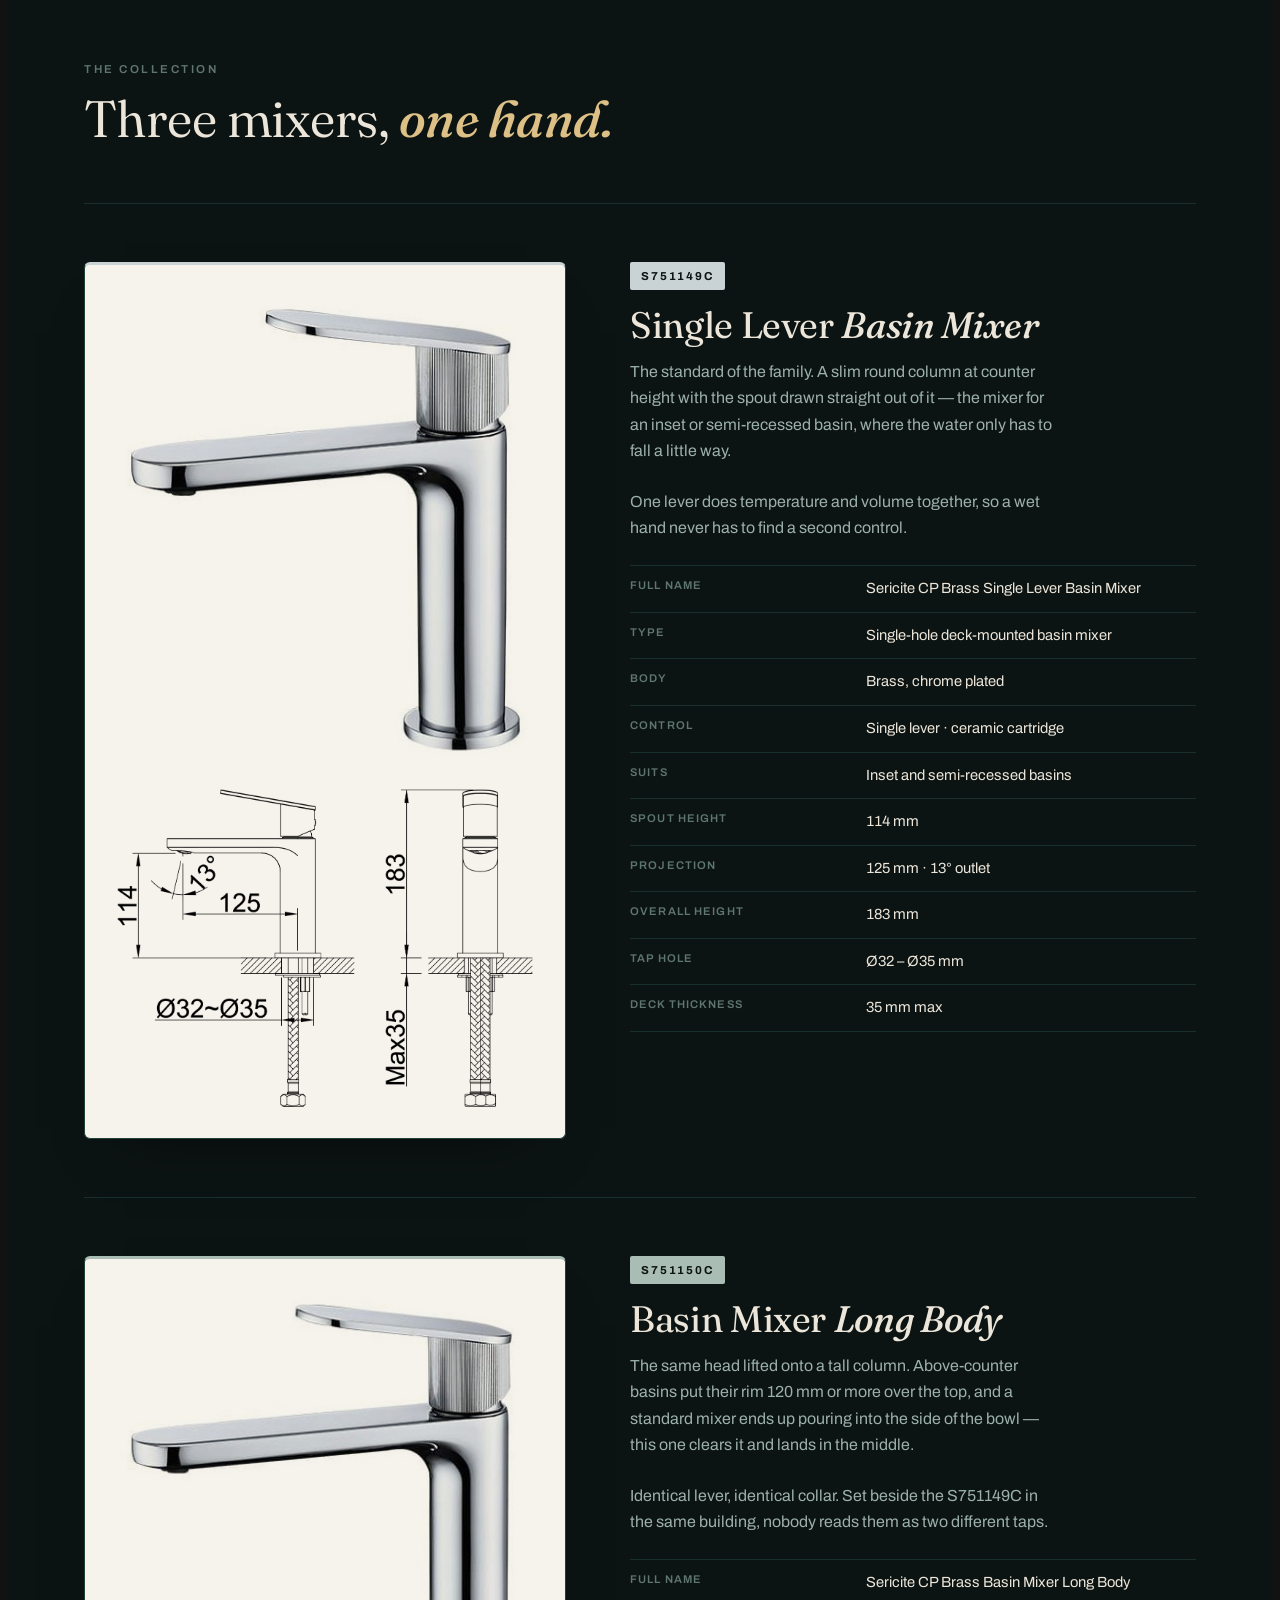
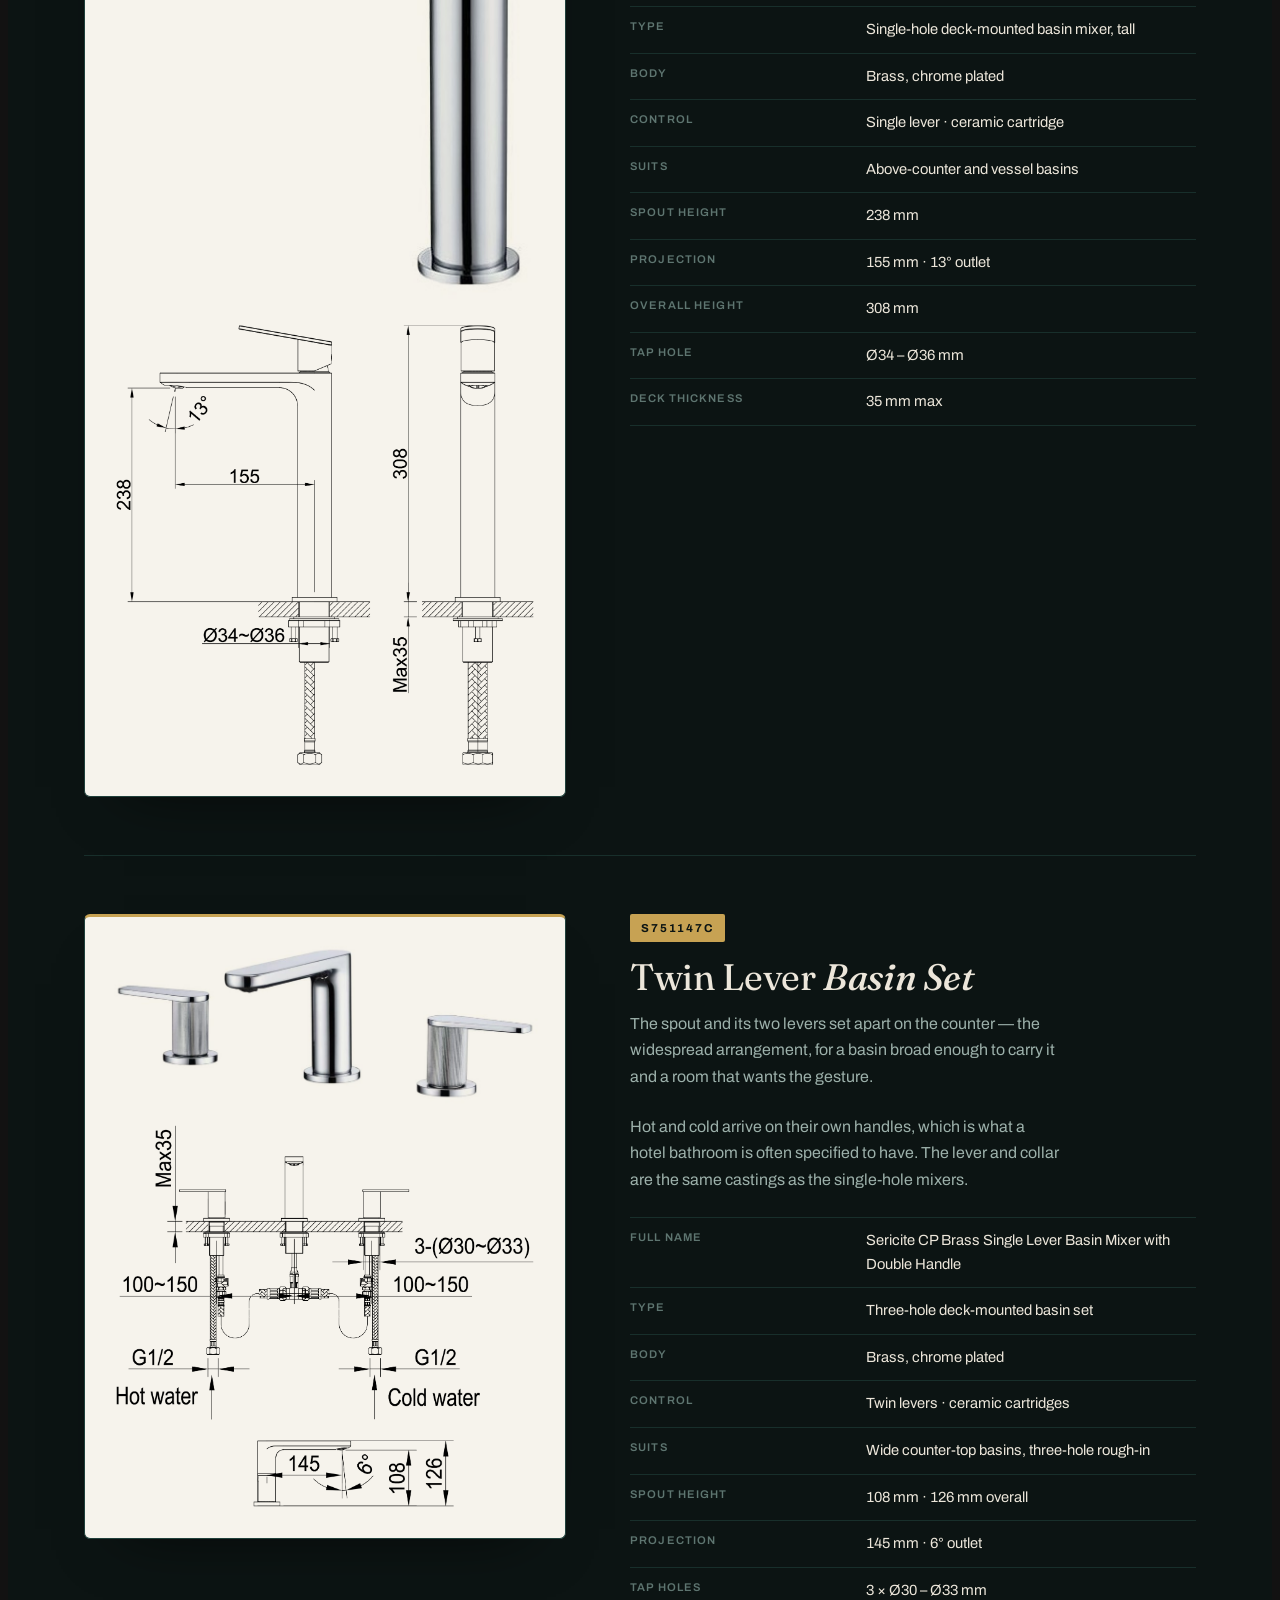
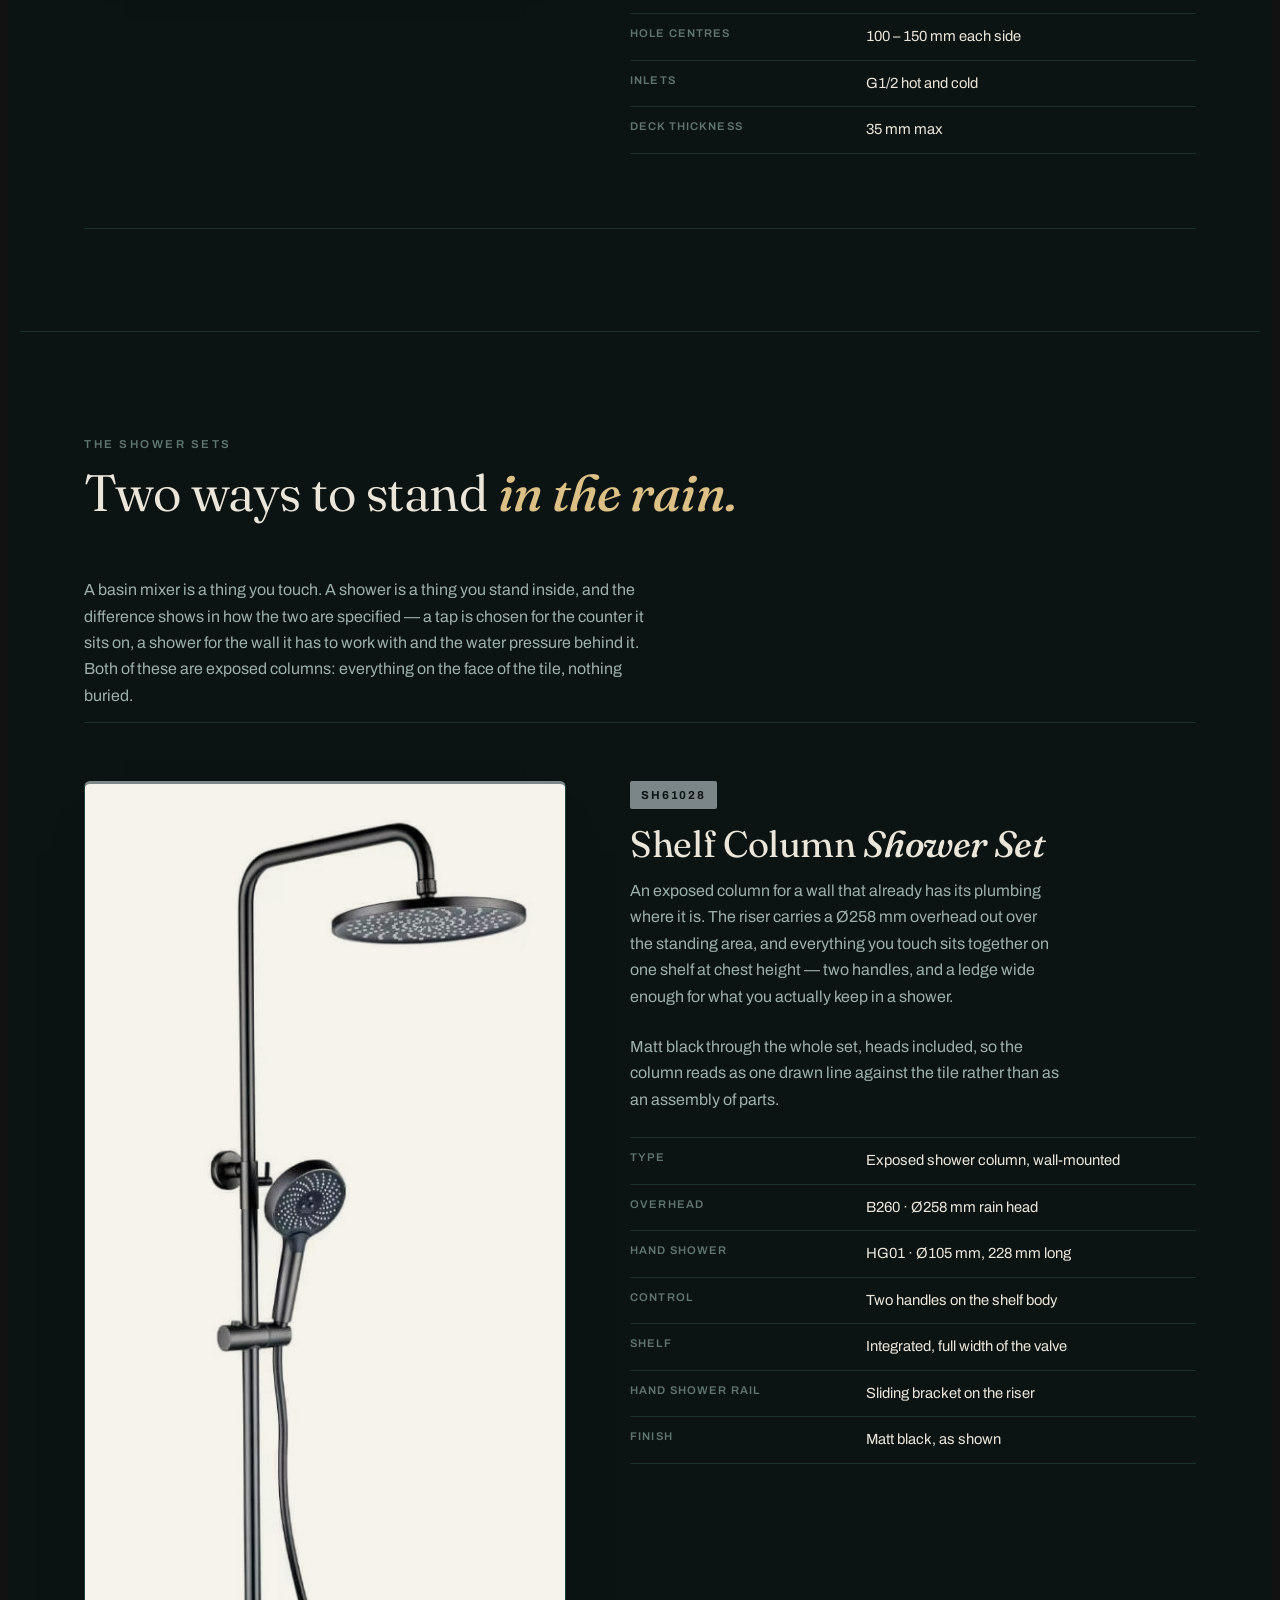
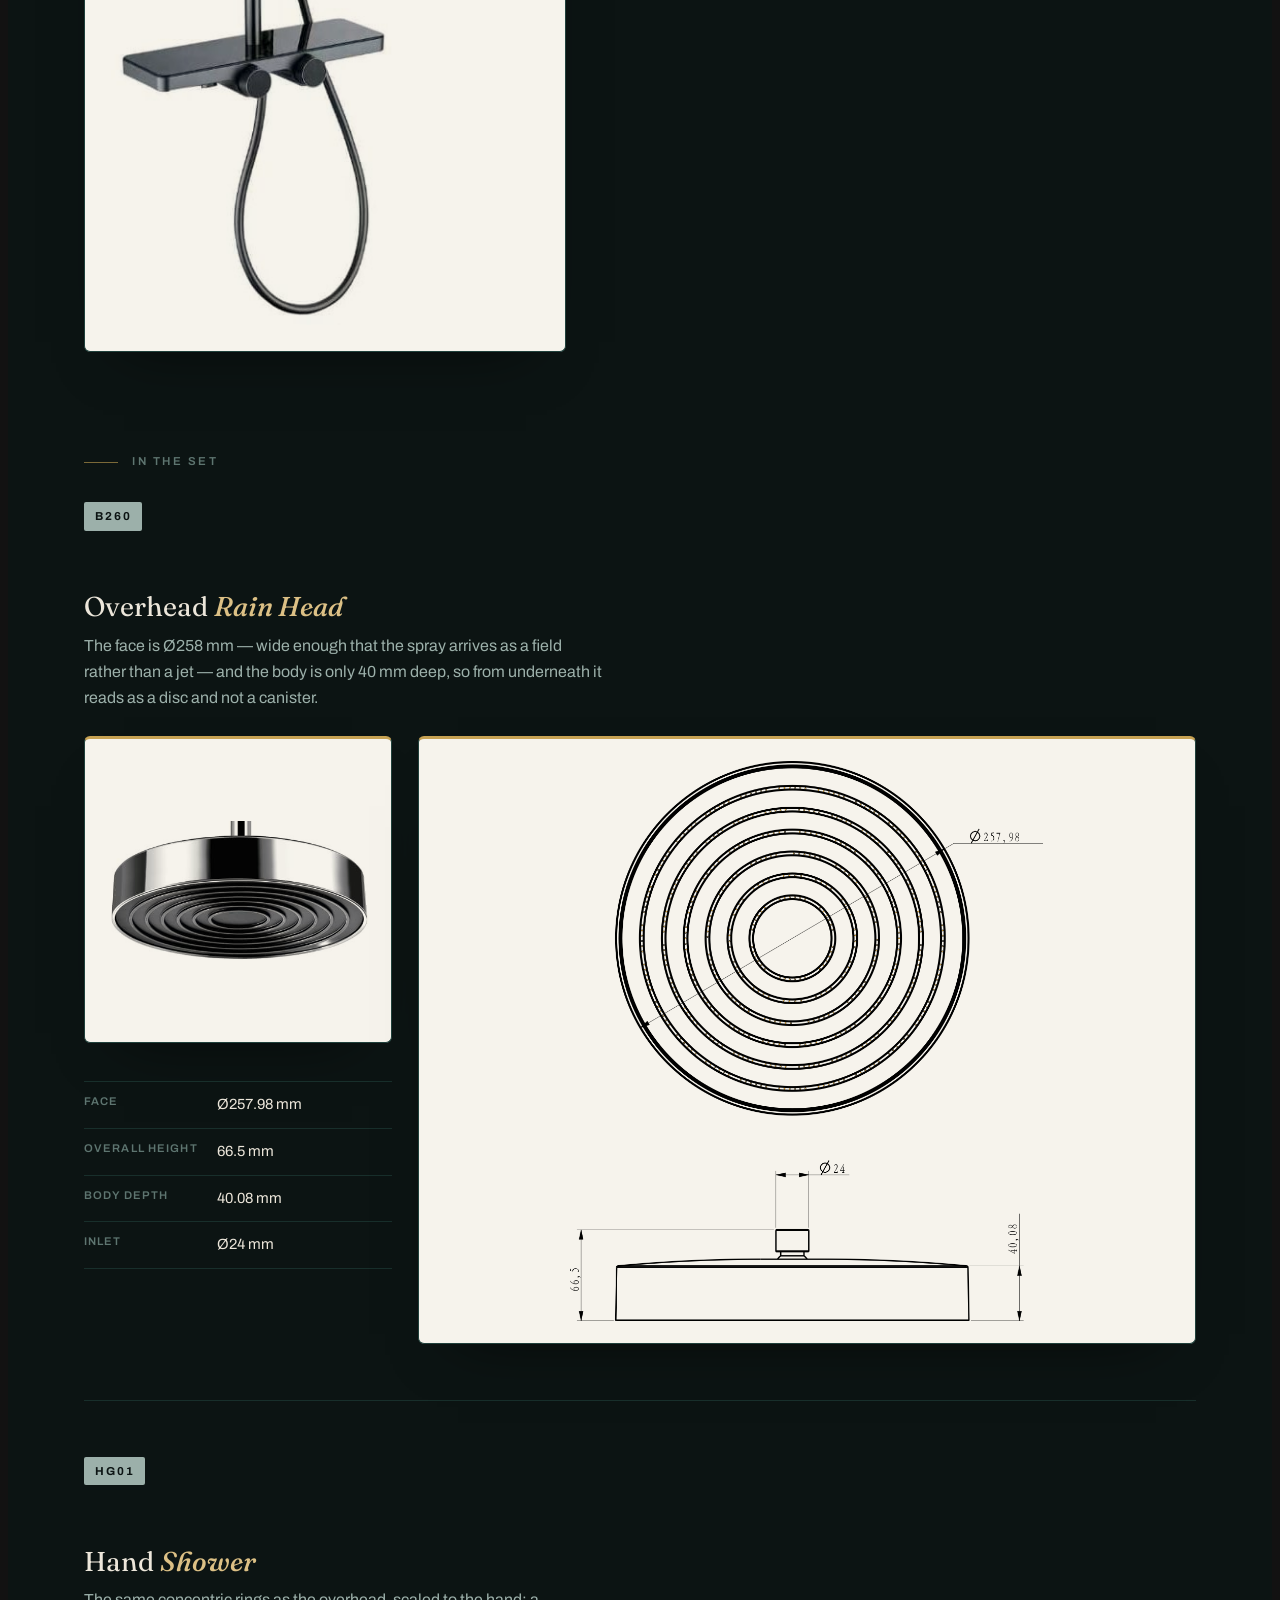
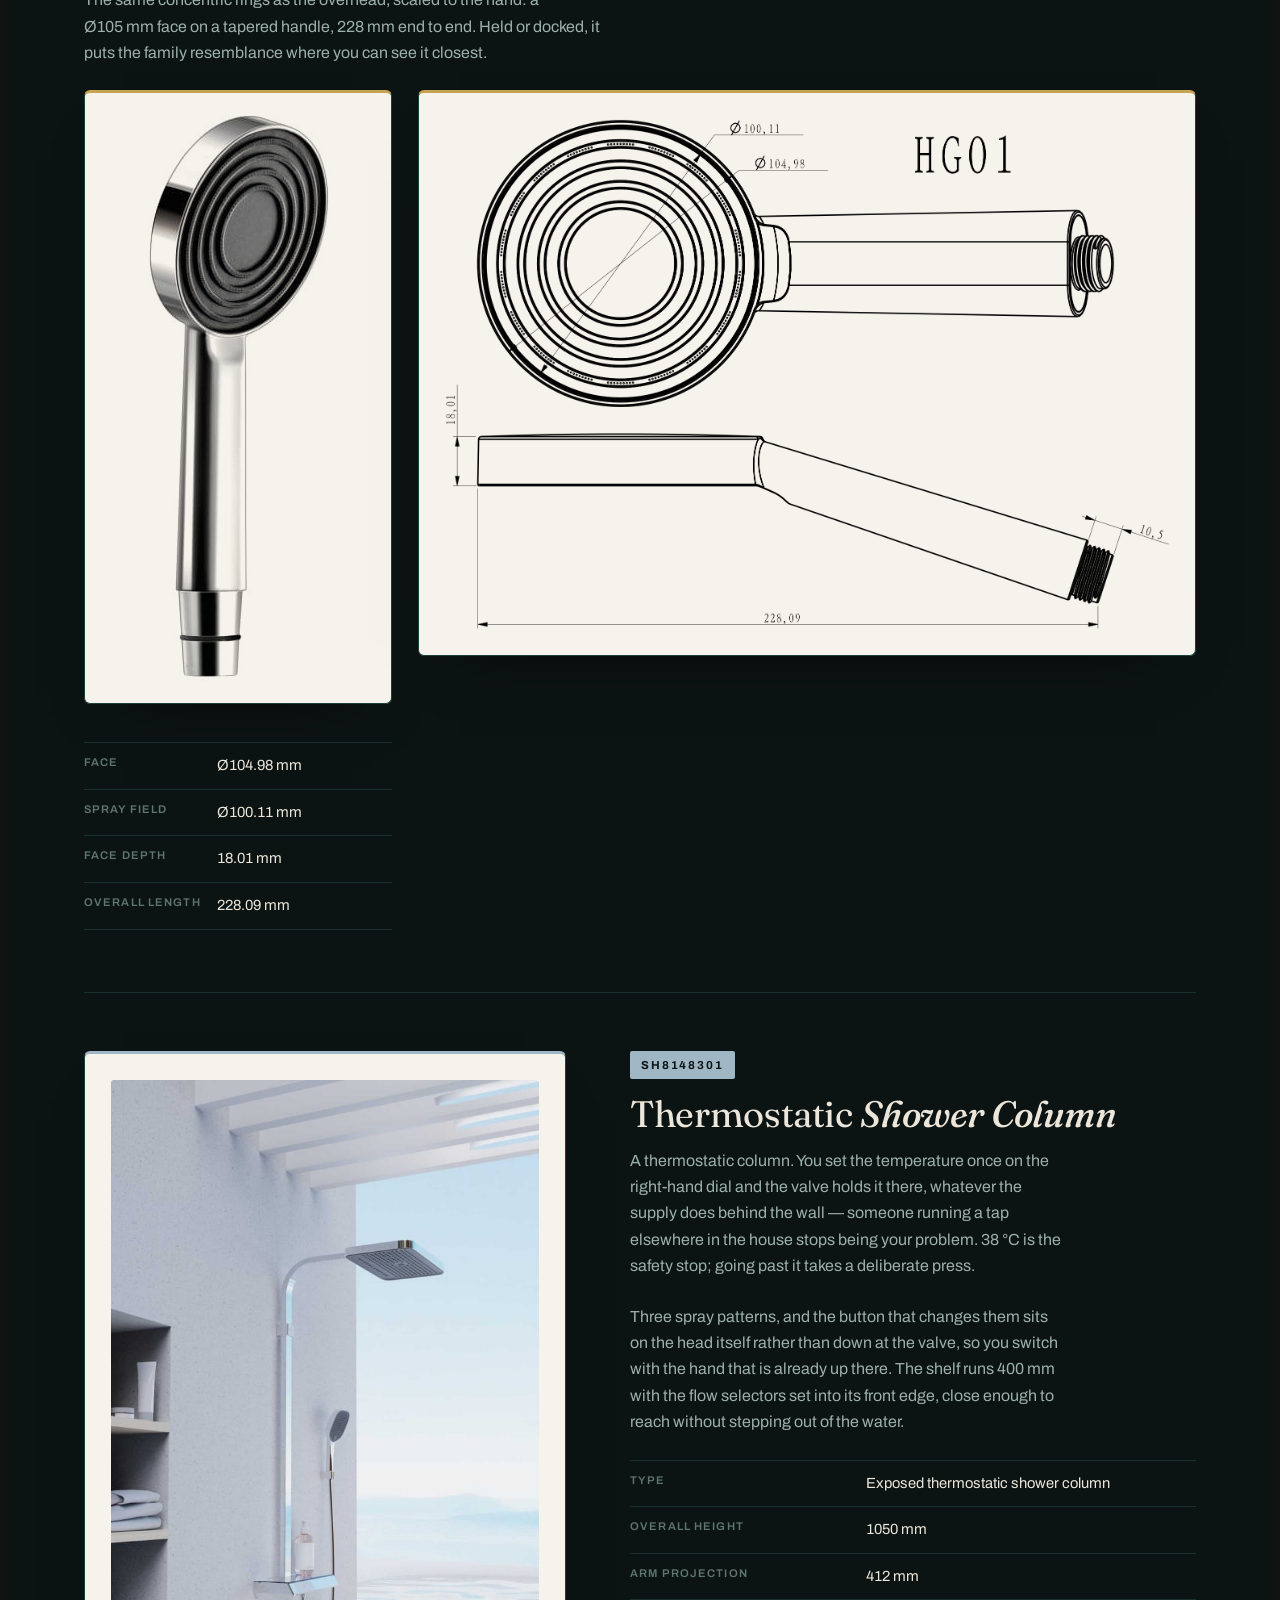
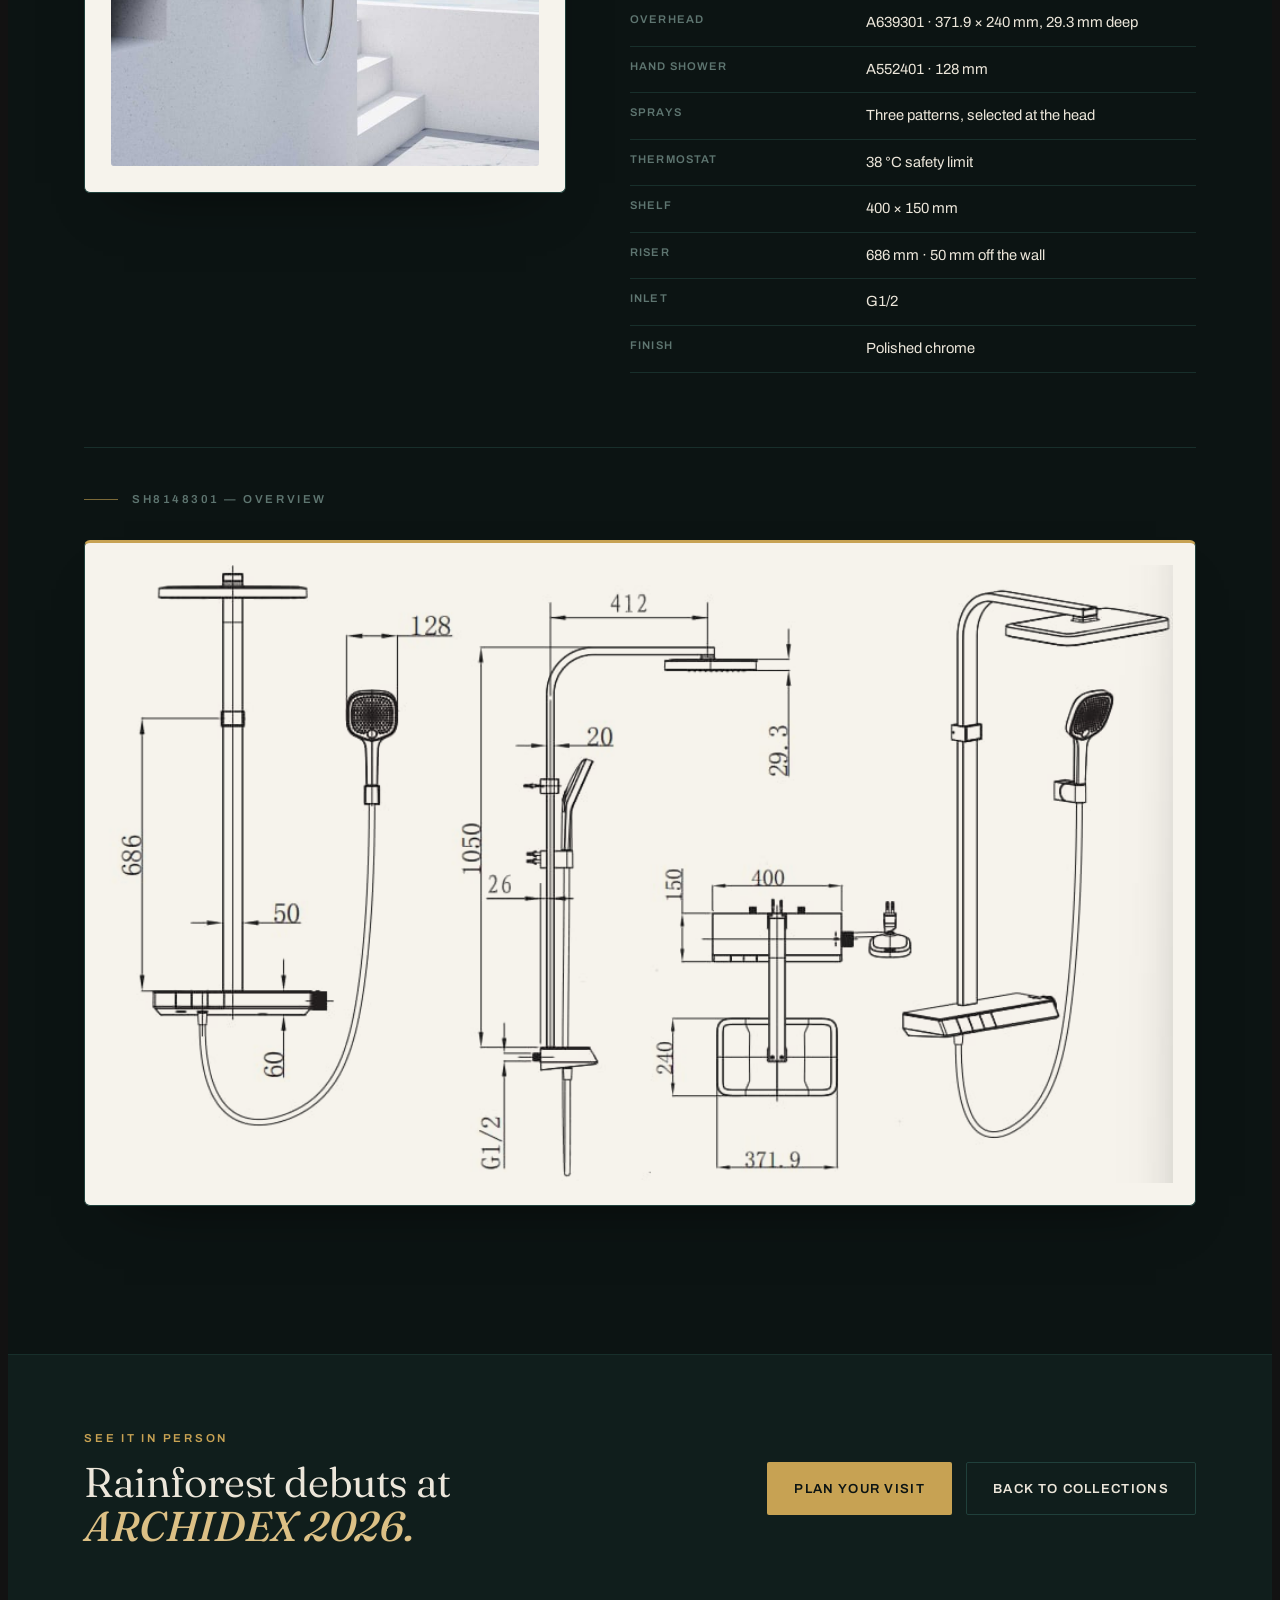
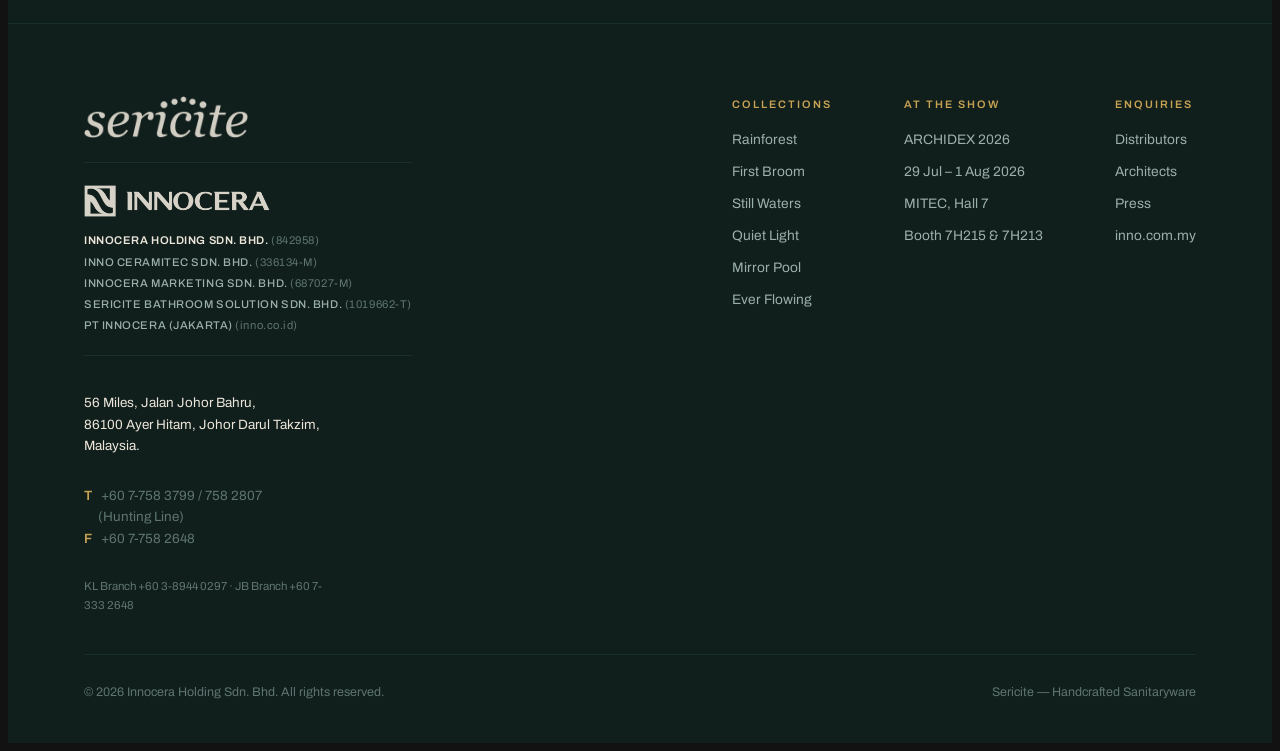
<file: collections/rainforest.html>
<!doctype html>
<html lang="en">
<head>
<meta charset="utf-8">
<meta name="viewport" content="width=device-width, initial-scale=1">
<title>Rainforest &mdash; Tap &amp; Shower Head | Sericite</title>
<meta name="description" content="Rainforest by Sericite &mdash; chrome-plated brass basin mixers with a fluted collar and a flat lever. S751149C single lever, S751150C long body for vessel basins, S751147C three-hole set with twin levers, and two exposed shower columns &mdash; SH61028 with the B260 rain head and HG01 hand shower, and the SH8148301 thermostatic column.">
<link rel="icon" type="image/png" sizes="32x32" href="/assets/images/favicon-32.png">
<link rel="icon" type="image/png" sizes="16x16" href="/assets/images/favicon-16.png">
<link rel="icon" href="/favicon.ico">
<link rel="apple-touch-icon" href="/assets/images/apple-touch-icon.png">
<link rel="stylesheet" href="/assets/css/styles.css">
</head>
<body>
<div class="site rf">

  <!-- NAV -->
  <nav class="nav">
    <div class="nav-in">
      <a class="brand" href="/" aria-label="Sericite by Innocera &mdash; home">
        <span class="ser-logo" role="img" aria-label="Sericite"></span>
        <span class="by"><span class="t">a maison of Innocera</span><span class="s">Since 1997</span></span>
      </a>
      <div class="nav-links">
        <a href="/#collections">Collections</a>
        <a href="/#craft">The Material</a>
        <a href="/#visit">Visit</a>
        <a href="/#enquire">Enquire</a>
      </div>
      <a class="nav-cta" href="/#visit">ARCHIDEX 2026</a>
    </div>
  </nav>

  <!-- BACK -->
  <div class="subnav wrap">
    <a href="/#collections" class="back">
      <svg viewBox="0 0 24 24" fill="none" stroke="currentColor" stroke-width="2" stroke-linecap="round" stroke-linejoin="round"><path d="M19 12H5M11 6l-6 6 6 6"/></svg>
      All Collections
    </a>
    <span class="crumb">Rainforest &middot; Tap &amp; Shower Head</span>
  </div>

  <!-- HERO -->
  <header class="fb-hero">
    <div class="fb-hero-panel rf-panel">
      <div class="eyebrow">Rainforest &middot; Tap &amp; Shower Head</div>
      <h1>Water, the way<br>a <em>forest</em> gives it.</h1>
      <p class="lead">Rainforest is our fittings collection &mdash; brass, chromed, and drawn down to two shapes: a flat lever that falls under the hand, and a fluted collar that gives the grip its texture.<br><br>Three basin mixers and two shower sets. Whichever height the basin asks for, the tap above it belongs to the same family &mdash; and the same water, taken overhead, arrives as rain.</p>
      <ul class="sw-chips" aria-label="Key features">
        <li>CP brass</li>
        <li>Fluted collar</li>
        <li>Flat lever</li>
        <li>Ceramic cartridge</li>
        <li>&Oslash;258 rain head</li>
        <li>38 &deg;C thermostatic</li>
      </ul>
    </div>
    <figure class="fb-hero-figure rf-hero-figure">
      <img src="/assets/images/rainforest/hero.jpg" width="1024" height="559"
           alt="A rainfall shower head running under a jungle canopy, water falling past moss-covered timber into a fern-lined pool">
    </figure>
  </header>

  <!-- ETHOS BAND -->
  <section class="fb-colours">
    <div class="wrap fb-colours-in">
      <div class="dots" aria-hidden="true">
        <span style="--d:#C9D3D6"></span><span style="--d:#8FA69B"></span><span style="--d:#C7A253"></span>
      </div>
      <p>One handle, one collar, one family &mdash; three heights of water.</p>
    </div>
  </section>

  <!-- THE FAMILY -->
  <section class="rf-family">
    <div class="wrap">
      <div class="fb-sec-head rv">
        <div class="sec-num">The detail</div>
        <h2>A collar you can <em>feel.</em></h2>
      </div>
      <p class="fb-desc">Every mixer in the collection is cast in brass and chrome-plated, and every one carries the same two moves: a <b>flat oval lever</b> that sits low over the body, and a <b>fluted collar</b> turned into the cylinder beneath it.</p>
      <p class="fb-desc" style="margin-top:16px">The fluting is not decoration. It is the part of the tap a wet hand actually meets &mdash; fine vertical reeding gives grip where a polished cylinder gives none, and it hides the water marks that a mirror finish shows.</p>
      <ul class="ef-points">
        <li>
          <span class="n">i.</span>
          <b>CP brass, not alloy</b>
          <p>A solid brass body under the chrome &mdash; heavier in the hand, and it takes a re-plate decades from now if it ever needs one.</p>
        </li>
        <li>
          <span class="n">ii.</span>
          <b>Ceramic cartridge</b>
          <p>The lever moves against a ceramic disc, so it stays the same weight to turn on the day it is installed and years after.</p>
        </li>
        <li>
          <span class="n">iii.</span>
          <b>Three heights, one face</b>
          <p>Under-counter, vessel, or a three-hole spread &mdash; specify by the basin, and the detailing stays identical across the room.</p>
        </li>
      </ul>
    </div>
  </section>

  <!-- CATALOG -->
  <section class="fb-catalog wrap" id="products">
    <div class="fb-sec-head rv">
      <div class="sec-num">The Collection</div>
      <h2>Three mixers, <em>one hand.</em></h2>
    </div>

    <!-- S751149C -->
    <article class="fb-product" style="--c:#C9D3D6">
      <div class="fb-diagram">
        <div class="ef-pair">
          <img src="/assets/images/rainforest/s751149c.jpg" width="464" height="516" loading="lazy"
               alt="S751149C single lever basin mixer in polished chrome, with a flat oval lever and a fluted collar over a slim round body">
          <img src="/assets/images/rainforest/s751149c-dim.png" width="1171" height="900" loading="lazy"
               alt="S751149C dimension drawing &mdash; side elevation giving 114 mm spout height, 125 mm projection and a 13 degree outlet angle, with a front elevation giving 183 mm overall height, a diameter 32 to 35 mm tap hole and a 35 mm maximum deck thickness, in millimetres">
        </div>
      </div>
      <div class="fb-specs">
        <span class="fb-model">S751149C</span>
        <h3>Single Lever <em>Basin Mixer</em></h3>
        <p class="fb-desc">The standard of the family. A slim round column at counter height with the spout drawn straight out of it &mdash; the mixer for an inset or semi-recessed basin, where the water only has to fall a little way.</p>
        <p class="fb-desc">One lever does temperature and volume together, so a wet hand never has to find a second control.</p>
        <dl class="fb-spec-list">
          <div><dt>Full name</dt><dd>Sericite CP Brass Single Lever Basin Mixer</dd></div>
          <div><dt>Type</dt><dd>Single-hole deck-mounted basin mixer</dd></div>
          <div><dt>Body</dt><dd>Brass, chrome plated</dd></div>
          <div><dt>Control</dt><dd>Single lever &middot; ceramic cartridge</dd></div>
          <div><dt>Suits</dt><dd>Inset and semi-recessed basins</dd></div>
          <div><dt>Spout height</dt><dd>114 mm</dd></div>
          <div><dt>Projection</dt><dd>125 mm &middot; 13&deg; outlet</dd></div>
          <div><dt>Overall height</dt><dd>183 mm</dd></div>
          <div><dt>Tap hole</dt><dd>&Oslash;32 &ndash; &Oslash;35 mm</dd></div>
          <div><dt>Deck thickness</dt><dd>35 mm max</dd></div>
        </dl>
      </div>
    </article>

    <!-- S751150C -->
    <article class="fb-product" style="--c:#A9BDB4">
      <div class="fb-diagram">
        <div class="ef-pair">
          <img src="/assets/images/rainforest/s751150c.jpg" width="436" height="630" loading="lazy"
               alt="S751150C long body basin mixer in polished chrome: the same lever and fluted collar carried on a tall column for above-counter basins">
          <img src="/assets/images/rainforest/s751150c-dim.png" width="1410" height="1483" loading="lazy"
               alt="S751150C dimension drawing &mdash; side elevation giving 238 mm spout height, 155 mm projection and a 13 degree outlet angle, with a front elevation giving 308 mm overall height, a diameter 34 to 36 mm tap hole and a 35 mm maximum deck thickness, in millimetres">
        </div>
      </div>
      <div class="fb-specs">
        <span class="fb-model">S751150C</span>
        <h3>Basin Mixer <em>Long Body</em></h3>
        <p class="fb-desc">The same head lifted onto a tall column. Above-counter basins put their rim 120&nbsp;mm or more over the top, and a standard mixer ends up pouring into the side of the bowl &mdash; this one clears it and lands in the middle.</p>
        <p class="fb-desc">Identical lever, identical collar. Set beside the S751149C in the same building, nobody reads them as two different taps.</p>
        <dl class="fb-spec-list">
          <div><dt>Full name</dt><dd>Sericite CP Brass Basin Mixer Long Body</dd></div>
          <div><dt>Type</dt><dd>Single-hole deck-mounted basin mixer, tall</dd></div>
          <div><dt>Body</dt><dd>Brass, chrome plated</dd></div>
          <div><dt>Control</dt><dd>Single lever &middot; ceramic cartridge</dd></div>
          <div><dt>Suits</dt><dd>Above-counter and vessel basins</dd></div>
          <div><dt>Spout height</dt><dd>238 mm</dd></div>
          <div><dt>Projection</dt><dd>155 mm &middot; 13&deg; outlet</dd></div>
          <div><dt>Overall height</dt><dd>308 mm</dd></div>
          <div><dt>Tap hole</dt><dd>&Oslash;34 &ndash; &Oslash;36 mm</dd></div>
          <div><dt>Deck thickness</dt><dd>35 mm max</dd></div>
        </dl>
      </div>
    </article>

    <!-- S751147C -->
    <article class="fb-product" style="--c:#C7A253">
      <div class="fb-diagram">
        <div class="ef-pair">
          <img src="/assets/images/rainforest/s751147c.jpg" width="900" height="339" loading="lazy"
               alt="S751147C three-hole basin set in polished chrome: a spout flanked by two lever handles, each on a fluted collar">
          <img src="/assets/images/rainforest/s751147c-dim.png" width="1379" height="1261" loading="lazy"
               alt="S751147C dimension drawing &mdash; section through the deck giving three tap holes of diameter 30 to 33 mm at 100 to 150 mm centres, G1/2 hot and cold inlets and a 35 mm maximum deck thickness, with a spout detail giving 108 mm spout height, 145 mm projection, 126 mm overall height and a 6 degree outlet angle, in millimetres">
        </div>
      </div>
      <div class="fb-specs">
        <span class="fb-model">S751147C</span>
        <h3>Twin Lever <em>Basin Set</em></h3>
        <p class="fb-desc">The spout and its two levers set apart on the counter &mdash; the widespread arrangement, for a basin broad enough to carry it and a room that wants the gesture.</p>
        <p class="fb-desc">Hot and cold arrive on their own handles, which is what a hotel bathroom is often specified to have. The lever and collar are the same castings as the single-hole mixers.</p>
        <dl class="fb-spec-list">
          <div><dt>Full name</dt><dd>Sericite CP Brass Single Lever Basin Mixer with Double Handle</dd></div>
          <div><dt>Type</dt><dd>Three-hole deck-mounted basin set</dd></div>
          <div><dt>Body</dt><dd>Brass, chrome plated</dd></div>
          <div><dt>Control</dt><dd>Twin levers &middot; ceramic cartridges</dd></div>
          <div><dt>Suits</dt><dd>Wide counter-top basins, three-hole rough-in</dd></div>
          <div><dt>Spout height</dt><dd>108 mm &middot; 126 mm overall</dd></div>
          <div><dt>Projection</dt><dd>145 mm &middot; 6&deg; outlet</dd></div>
          <div><dt>Tap holes</dt><dd>3 &times; &Oslash;30 &ndash; &Oslash;33 mm</dd></div>
          <div><dt>Hole centres</dt><dd>100 &ndash; 150 mm each side</dd></div>
          <div><dt>Inlets</dt><dd>G1/2 hot and cold</dd></div>
          <div><dt>Deck thickness</dt><dd>35 mm max</dd></div>
        </dl>
      </div>
    </article>
  </section>

  <!-- ================= SHOWER SETS ================= -->
  <section class="fb-catalog wrap rf-showers" id="showers">
    <div class="fb-sec-head rv">
      <div class="sec-num">The shower sets</div>
      <h2>Two ways to stand <em>in the rain.</em></h2>
    </div>

    <p class="fb-desc">A basin mixer is a thing you touch. A shower is a thing you stand inside, and the difference shows in how the two are specified &mdash; a tap is chosen for the counter it sits on, a shower for the wall it has to work with and the water pressure behind it. Both of these are exposed columns: everything on the face of the tile, nothing buried.</p>

    <!-- SH61028 -->
    <article class="fb-product" style="--c:#7A8687">
      <div class="fb-diagram">
        <img src="/assets/images/rainforest/sh61028.jpg" width="446" height="1162" loading="lazy"
             alt="SH61028 exposed shower column in matt black: a round overhead rain head on a curved arm, a hand shower on a slider, and a wide flat shelf across the valve body with two round handles">
      </div>
      <div class="fb-specs">
        <span class="fb-model">SH61028</span>
        <h3>Shelf Column <em>Shower Set</em></h3>
        <p class="fb-desc">An exposed column for a wall that already has its plumbing where it is. The riser carries a &Oslash;258&nbsp;mm overhead out over the standing area, and everything you touch sits together on one shelf at chest height &mdash; two handles, and a ledge wide enough for what you actually keep in a shower.</p>
        <p class="fb-desc">Matt black through the whole set, heads included, so the column reads as one drawn line against the tile rather than as an assembly of parts.</p>
        <dl class="fb-spec-list">
          <div><dt>Type</dt><dd>Exposed shower column, wall-mounted</dd></div>
          <div><dt>Overhead</dt><dd>B260 &middot; &Oslash;258 mm rain head</dd></div>
          <div><dt>Hand shower</dt><dd>HG01 &middot; &Oslash;105 mm, 228 mm long</dd></div>
          <div><dt>Control</dt><dd>Two handles on the shelf body</dd></div>
          <div><dt>Shelf</dt><dd>Integrated, full width of the valve</dd></div>
          <div><dt>Hand shower rail</dt><dd>Sliding bracket on the riser</dd></div>
          <div><dt>Finish</dt><dd>Matt black, as shown</dd></div>
        </dl>
      </div>
    </article>

    <!-- components of SH61028 -->
    <div class="rf-parts">
      <h4 class="rf-parts-t"><span class="ln" aria-hidden="true"></span>In the set</h4>

      <article class="rf-part">
        <div class="rf-part-head">
          <span class="fb-model">B260</span>
          <h5>Overhead <em>Rain Head</em></h5>
          <p class="fb-desc">The face is &Oslash;258&nbsp;mm &mdash; wide enough that the spray arrives as a field rather than a jet &mdash; and the body is only 40&nbsp;mm deep, so from underneath it reads as a disc and not a canister.</p>
        </div>
        <div class="rf-part-grid">
          <div class="rf-part-col">
            <div class="rf-plate rf-plate-sq">
              <img src="/assets/images/rainforest/b260.jpg" width="448" height="238" loading="lazy"
                   alt="B260 overhead rain head in polished chrome, seen from below: a shallow round disc with six concentric rings of spray holes">
            </div>
            <dl class="fb-spec-list">
              <div><dt>Face</dt><dd>&Oslash;257.98 mm</dd></div>
              <div><dt>Overall height</dt><dd>66.5 mm</dd></div>
              <div><dt>Body depth</dt><dd>40.08 mm</dd></div>
              <div><dt>Inlet</dt><dd>&Oslash;24 mm</dd></div>
            </dl>
          </div>
          <div class="rf-plate rf-plate-scroll">
            <img src="/assets/images/rainforest/b260-dim.png" width="932" height="1103" loading="lazy"
                 alt="B260 dimension drawing &mdash; plan of the spray face at diameter 257.98 mm above a side elevation giving 66.5 mm overall height, 40.08 mm body depth and a diameter 24 mm inlet, in millimetres">
          </div>
        </div>
      </article>

      <article class="rf-part">
        <div class="rf-part-head">
          <span class="fb-model">HG01</span>
          <h5>Hand <em>Shower</em></h5>
          <p class="fb-desc">The same concentric rings as the overhead, scaled to the hand: a &Oslash;105&nbsp;mm face on a tapered handle, 228&nbsp;mm end to end. Held or docked, it puts the family resemblance where you can see it closest.</p>
        </div>
        <div class="rf-part-grid">
          <div class="rf-part-col">
            <div class="rf-plate rf-plate-sq">
              <img src="/assets/images/rainforest/hg01.jpg" width="197" height="566" loading="lazy"
                   alt="HG01 hand shower in polished chrome, three-quarter view: a round ringed spray face on a slim tapered handle">
            </div>
            <dl class="fb-spec-list">
              <div><dt>Face</dt><dd>&Oslash;104.98 mm</dd></div>
              <div><dt>Spray field</dt><dd>&Oslash;100.11 mm</dd></div>
              <div><dt>Face depth</dt><dd>18.01 mm</dd></div>
              <div><dt>Overall length</dt><dd>228.09 mm</dd></div>
            </dl>
          </div>
          <div class="rf-plate rf-plate-scroll">
            <img src="/assets/images/rainforest/hg01-dim.png" width="1815" height="1284" loading="lazy"
                 alt="HG01 dimension drawing &mdash; plan of the spray face at diameter 104.98 mm with a 100.11 mm spray field, above a side elevation giving 228.09 mm overall length, 18.01 mm face depth and a 10.5 mm hose thread, in millimetres">
          </div>
        </div>
      </article>
    </div>

    <!-- SH8148301 -->
    <article class="fb-product" style="--c:#9FB6C4">
      <div class="fb-diagram rf-shot">
        <img src="/assets/images/rainforest/sh8148301.jpg" width="640" height="1026" loading="lazy"
             alt="SH8148301 thermostatic shower column in polished chrome, installed on a pale stone wall: a squared overhead head on a slim curved arm, a hand shower on a slider, and a glass-topped shelf across the thermostatic valve">
      </div>
      <div class="fb-specs">
        <span class="fb-model">SH8148301</span>
        <h3>Thermostatic <em>Shower Column</em></h3>
        <p class="fb-desc">A thermostatic column. You set the temperature once on the right-hand dial and the valve holds it there, whatever the supply does behind the wall &mdash; someone running a tap elsewhere in the house stops being your problem. 38&nbsp;&deg;C is the safety stop; going past it takes a deliberate press.</p>
        <p class="fb-desc">Three spray patterns, and the button that changes them sits on the head itself rather than down at the valve, so you switch with the hand that is already up there. The shelf runs 400&nbsp;mm with the flow selectors set into its front edge, close enough to reach without stepping out of the water.</p>
        <dl class="fb-spec-list">
          <div><dt>Type</dt><dd>Exposed thermostatic shower column</dd></div>
          <div><dt>Overall height</dt><dd>1050 mm</dd></div>
          <div><dt>Arm projection</dt><dd>412 mm</dd></div>
          <div><dt>Overhead</dt><dd>A639301 &middot; 371.9 &times; 240 mm, 29.3 mm deep</dd></div>
          <div><dt>Hand shower</dt><dd>A552401 &middot; 128 mm</dd></div>
          <div><dt>Sprays</dt><dd>Three patterns, selected at the head</dd></div>
          <div><dt>Thermostat</dt><dd>38 &deg;C safety limit</dd></div>
          <div><dt>Shelf</dt><dd>400 &times; 150 mm</dd></div>
          <div><dt>Riser</dt><dd>686 mm &middot; 50 mm off the wall</dd></div>
          <div><dt>Inlet</dt><dd>G1/2</dd></div>
          <div><dt>Finish</dt><dd>Polished chrome</dd></div>
        </dl>
      </div>
    </article>

    <div class="rf-parts">
      <h4 class="rf-parts-t"><span class="ln" aria-hidden="true"></span>SH8148301 &mdash; overview</h4>
      <div class="rf-plate rf-plate-wide rf-plate-scroll">
        <img src="/assets/images/rainforest/sh8148301-dim.png" width="945" height="548" loading="lazy"
             alt="SH8148301 dimension drawing &mdash; side elevation giving 1050 mm overall height, 412 mm arm projection, 686 mm riser and a G1/2 inlet; plan details giving a 400 by 150 mm shelf and a 371.9 by 240 mm overhead head; and a 128 mm hand shower, in millimetres">
      </div>
    </div>
  </section>

  <!-- CTA -->
  <section class="fb-cta">
    <div class="wrap fb-cta-in">
      <div>
        <div class="eyebrow">See it in person</div>
        <h2>Rainforest debuts at <em>ARCHIDEX 2026.</em></h2>
      </div>
      <div class="fb-cta-actions">
        <a class="btn btn-primary" href="/#visit">Plan your visit</a>
        <a class="btn btn-ghost" href="/#collections">Back to collections</a>
      </div>
    </div>
  </section>

  <!-- FOOTER -->
  <footer class="foot">
    <div class="wrap">
      <div class="foot-top">
        <div class="foot-brand">
          <span class="ser-logo" role="img" aria-label="Sericite"></span>
          <div class="lockup">
            <span class="inno-logo" role="img" aria-label="Innocera"></span>
            <ul class="companies">
              <li>INNOCERA HOLDING SDN. BHD. <span class="reg">(842958)</span></li>
              <li>INNO CERAMITEC SDN. BHD. <span class="reg">(336134-M)</span></li>
              <li>INNOCERA MARKETING SDN. BHD. <span class="reg">(687027-M)</span></li>
              <li>SERICITE BATHROOM SOLUTION SDN. BHD. <span class="reg">(1019662-T)</span></li>
              <li>PT INNOCERA (JAKARTA) <span class="reg">(inno.co.id)</span></li>
            </ul>
          </div>
          <div class="foot-contact">
            <p class="addr">56 Miles, Jalan Johor Bahru,<br>86100 Ayer Hitam, Johor Darul Takzim, Malaysia.</p>
            <p class="tel"><span>T</span> +60 7-758 3799 / 758 2807<br><span></span>(Hunting Line)<br><span>F</span> +60 7-758 2648</p>
            <p class="branch">KL Branch +60 3-8944 0297 &middot; JB Branch +60 7-333 2648</p>
          </div>
        </div>
        <div class="foot-cols">
          <div class="foot-col">
            <div class="h">Collections</div>
            <a href="/collections/rainforest.html">Rainforest</a>
            <a href="/collections/first-broom.html">First Broom</a>
            <a href="/collections/still-waters.html">Still Waters</a>
            <a href="/collections/quiet-light.html">Quiet Light</a>
            <a href="/collections/mirror-pool.html">Mirror Pool</a>
            <a href="/collections/ever-flowing.html">Ever Flowing</a>
          </div>
          <div class="foot-col">
            <div class="h">At the show</div>
            <p>ARCHIDEX 2026</p>
            <p>29 Jul &ndash; 1 Aug 2026</p>
            <p>MITEC, Hall 7</p>
            <p>Booth 7H215 &amp; 7H213</p>
          </div>
          <div class="foot-col">
            <div class="h">Enquiries</div>
            <a href="/#enquire">Distributors</a>
            <a href="/#enquire">Architects</a>
            <a href="/#enquire">Press</a>
            <a href="https://www.inno.com.my" target="_blank" rel="noopener">inno.com.my</a>
          </div>
        </div>
      </div>
      <div class="foot-bot">
        <span>&copy; 2026 Innocera Holding Sdn. Bhd. All rights reserved.</span>
        <span>Sericite &mdash; Handcrafted Sanitaryware</span>
      </div>
    </div>
  </footer>

</div>
<script src="/assets/js/main.js"></script>
</body>
</html>
</file>
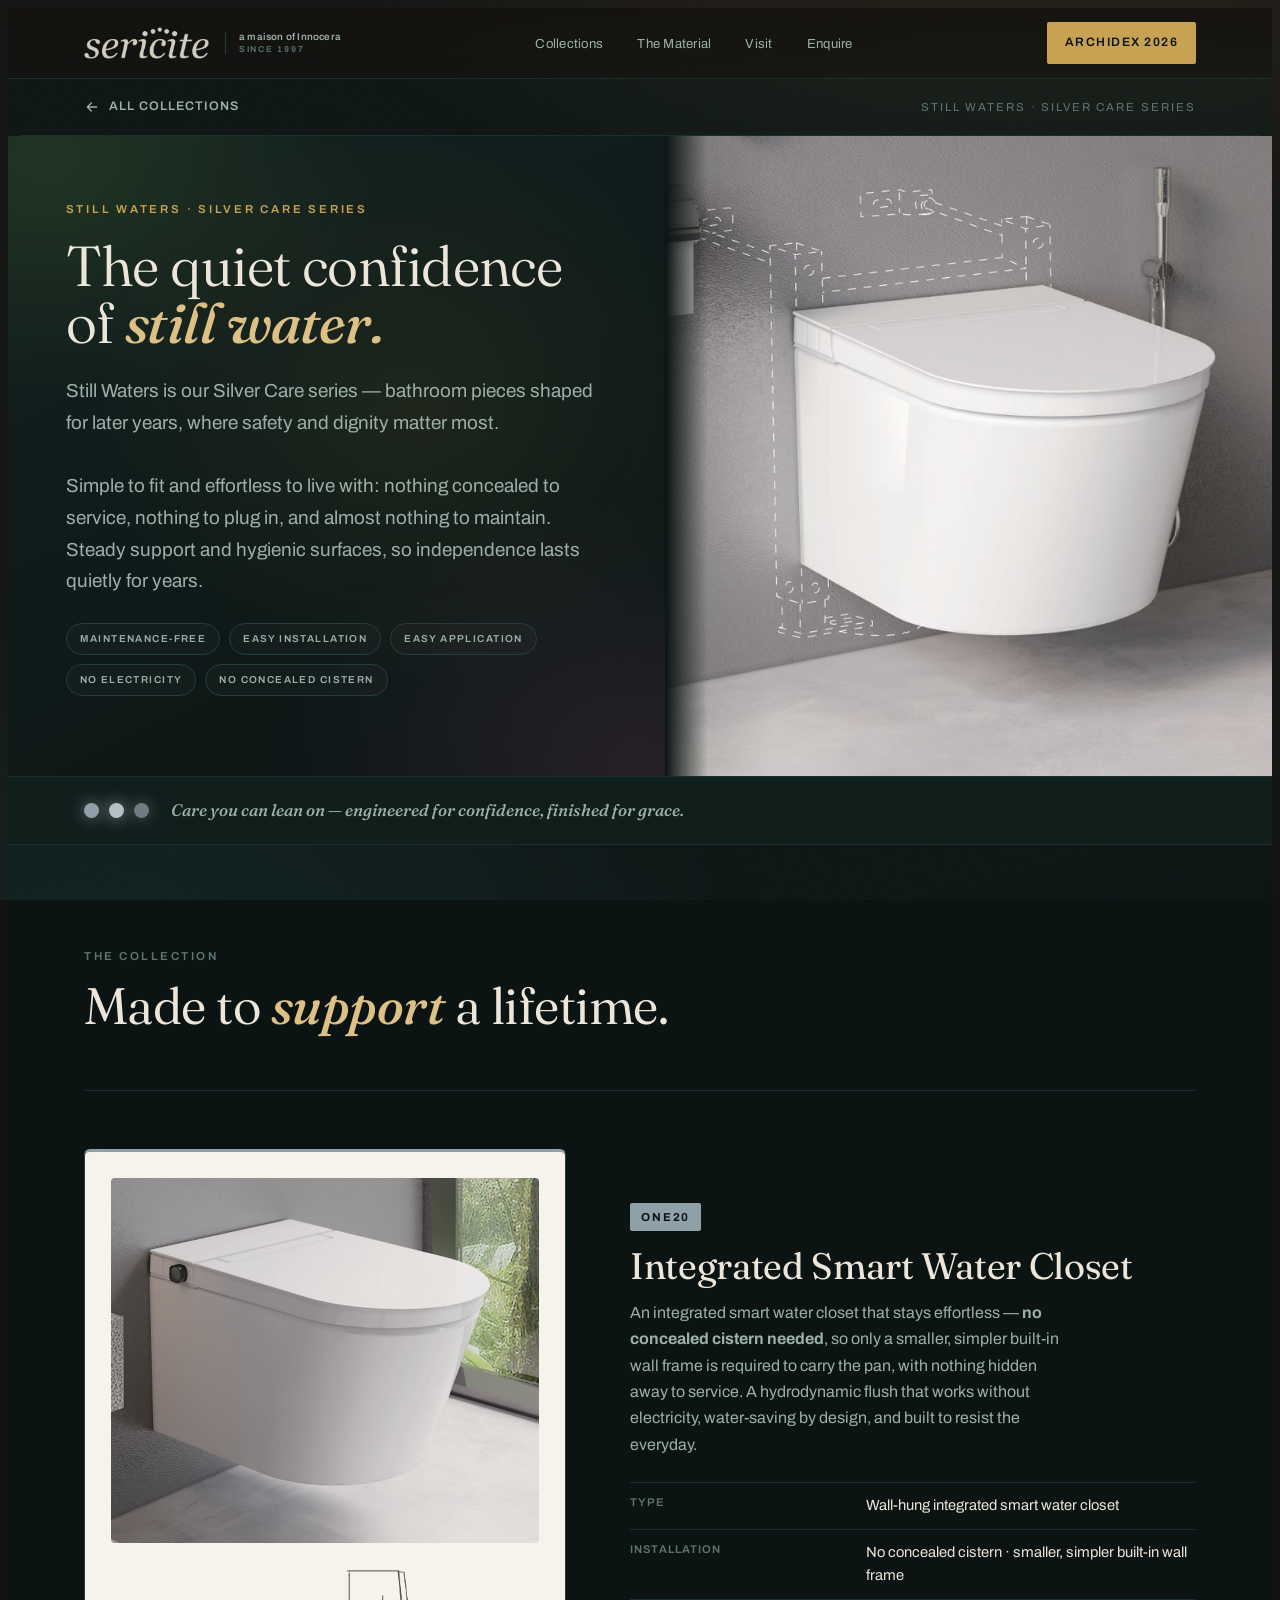
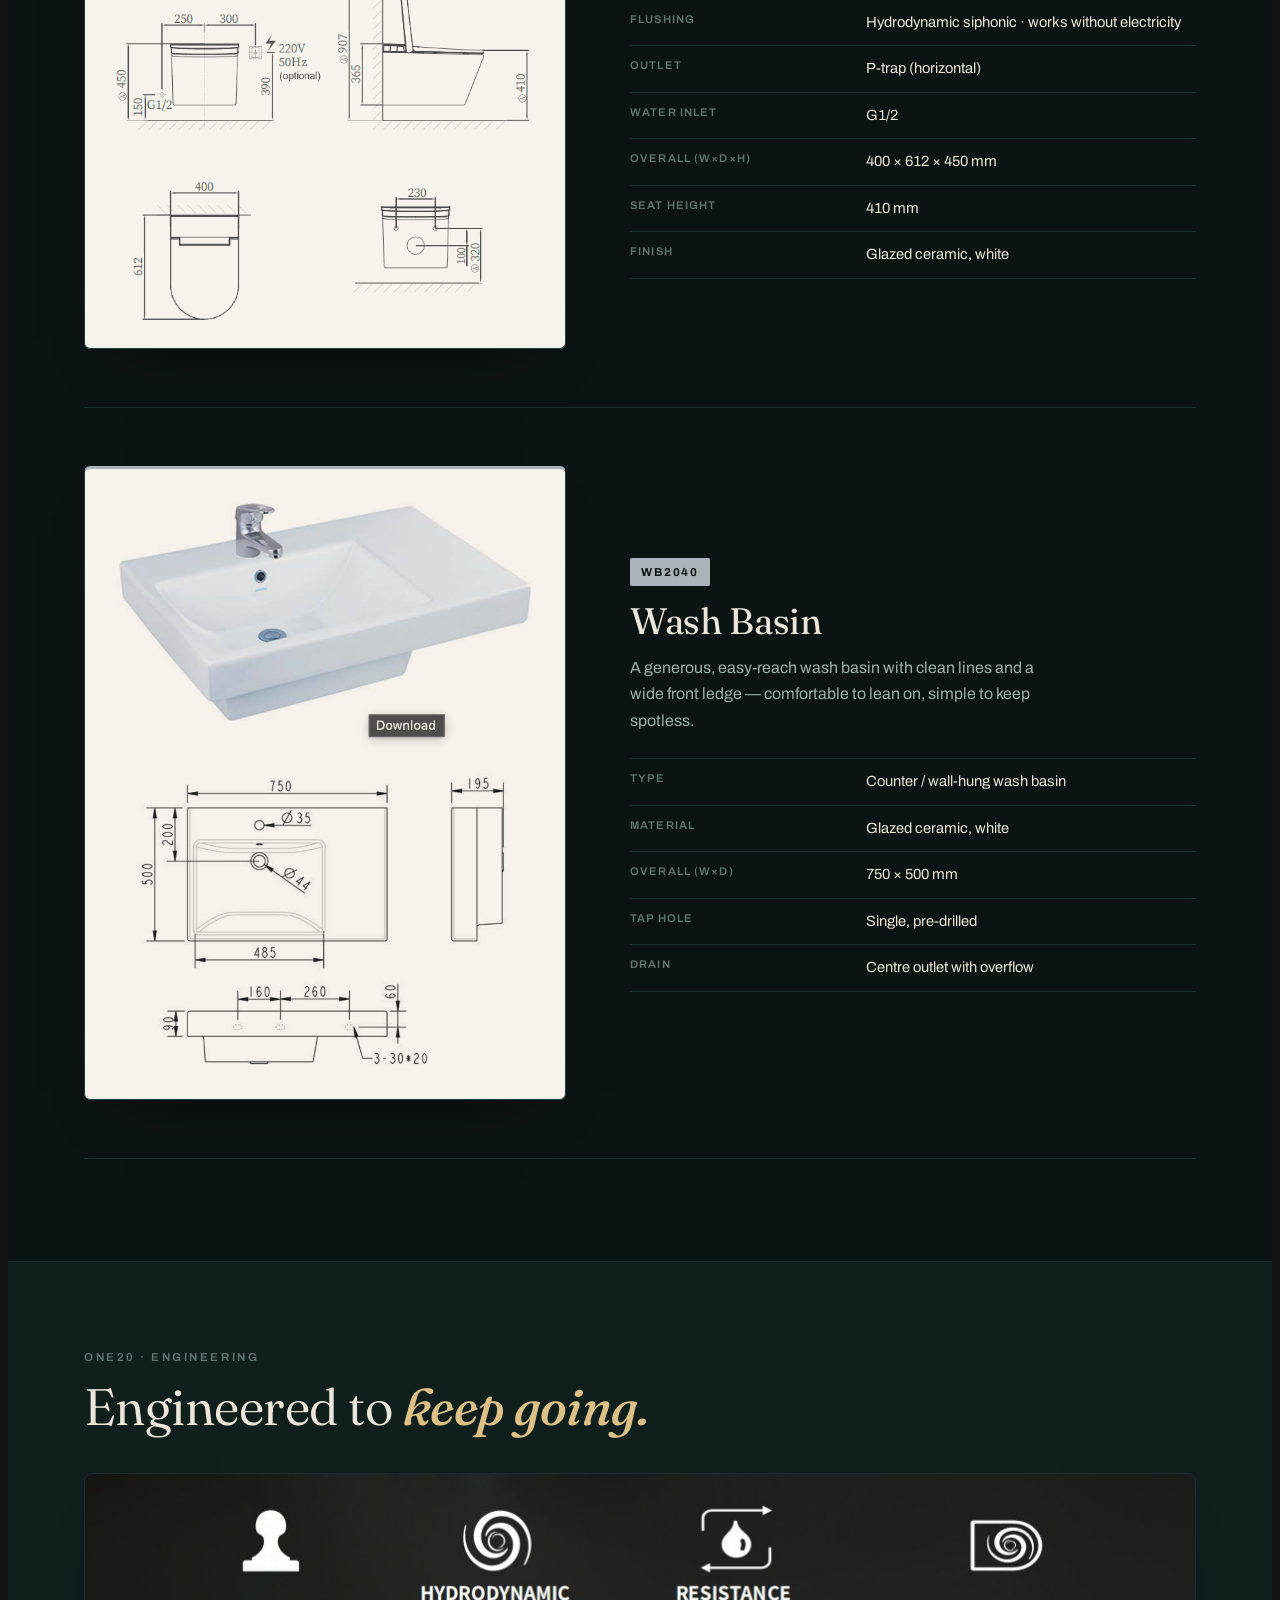
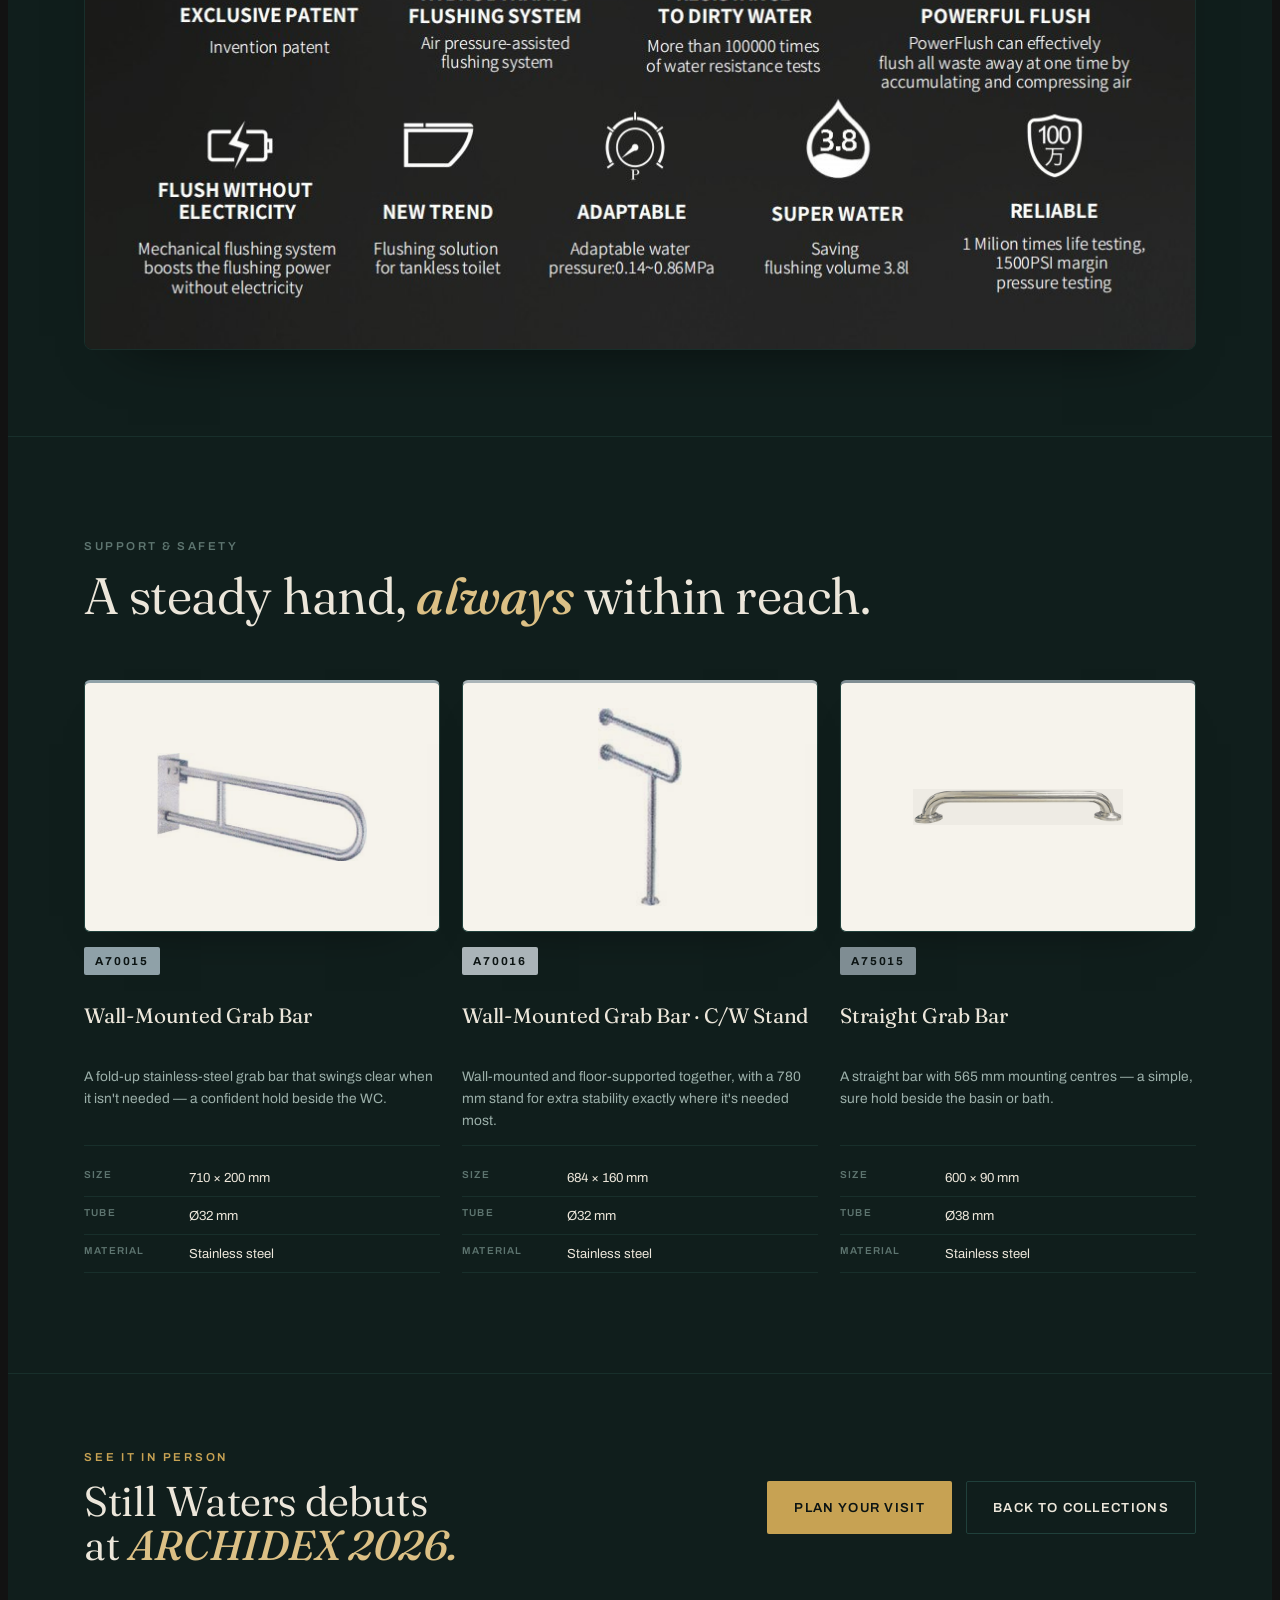
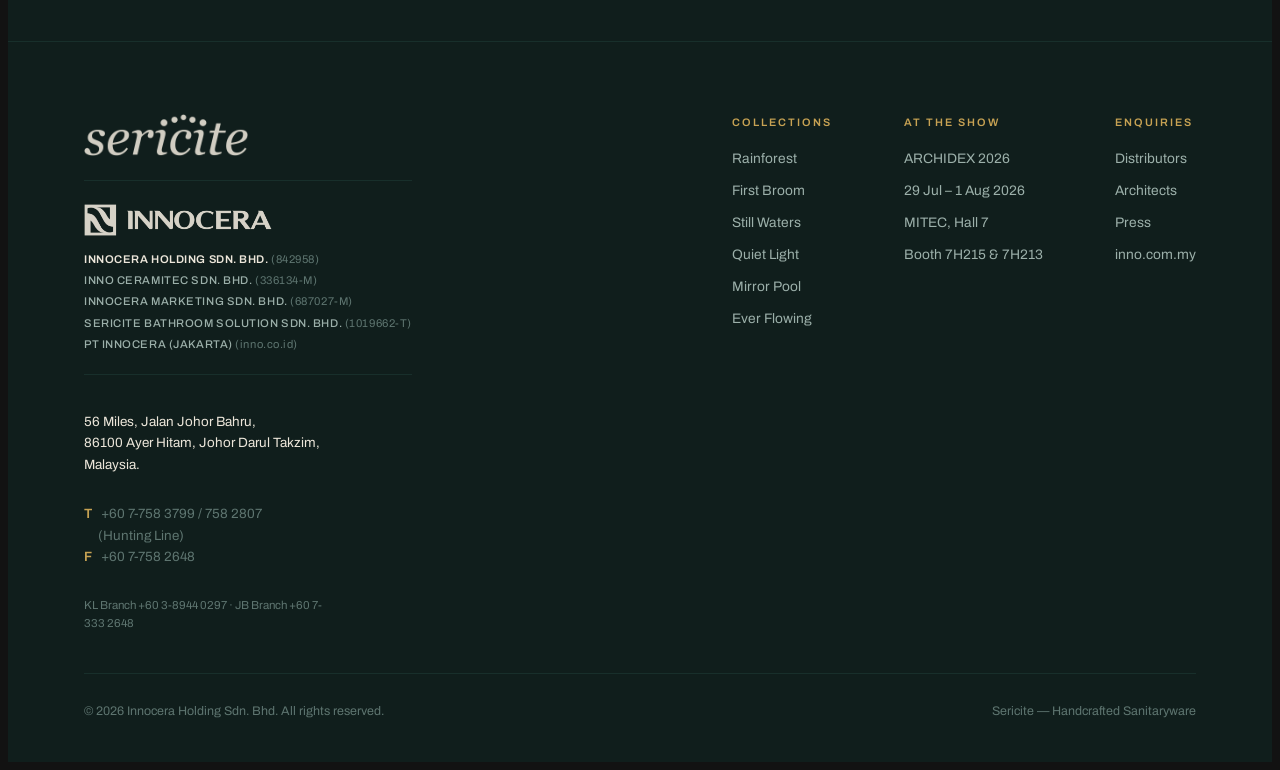
<file: collections/still-waters.html>
<!doctype html>
<html lang="en">
<head>
<meta charset="utf-8">
<meta name="viewport" content="width=device-width, initial-scale=1">
<title>Still Waters &mdash; Silver Care Series | Sericite</title>
<meta name="description" content="Still Waters by Sericite &mdash; the Silver Care series. Age-friendly bathroom pieces shaped for safety and dignity: the ONE20 integrated smart water closet, WB2040 wash basin and stainless-steel grab bars.">
<link rel="icon" type="image/png" sizes="32x32" href="/assets/images/favicon-32.png">
<link rel="icon" type="image/png" sizes="16x16" href="/assets/images/favicon-16.png">
<link rel="icon" href="/favicon.ico">
<link rel="apple-touch-icon" href="/assets/images/apple-touch-icon.png">
<link rel="stylesheet" href="/assets/css/styles.css">
</head>
<body>
<div class="site">

  <!-- NAV -->
  <nav class="nav">
    <div class="nav-in">
      <a class="brand" href="/" aria-label="Sericite by Innocera &mdash; home">
        <span class="ser-logo" role="img" aria-label="Sericite"></span>
        <span class="by"><span class="t">a maison of Innocera</span><span class="s">Since 1997</span></span>
      </a>
      <div class="nav-links">
        <a href="/#collections">Collections</a>
        <a href="/#craft">The Material</a>
        <a href="/#visit">Visit</a>
        <a href="/#enquire">Enquire</a>
      </div>
      <a class="nav-cta" href="/#visit">ARCHIDEX 2026</a>
    </div>
  </nav>

  <!-- BACK -->
  <div class="subnav wrap">
    <a href="/#collections" class="back">
      <svg viewBox="0 0 24 24" fill="none" stroke="currentColor" stroke-width="2" stroke-linecap="round" stroke-linejoin="round"><path d="M19 12H5M11 6l-6 6 6 6"/></svg>
      All Collections
    </a>
    <span class="crumb">Still Waters &middot; Silver Care Series</span>
  </div>

  <!-- HERO -->
  <header class="fb-hero">
    <div class="fb-hero-panel">
      <div class="eyebrow">Still Waters &middot; Silver Care Series</div>
      <h1>The quiet confidence<br>of <em>still water.</em></h1>
      <p class="lead">Still Waters is our Silver Care series &mdash; bathroom pieces shaped for later years, where safety and dignity matter most.<br><br>Simple to fit and effortless to live with: nothing concealed to service, nothing to plug in, and almost nothing to maintain. Steady support and hygienic surfaces, so independence lasts quietly for years.</p>
      <ul class="sw-chips" aria-label="Key conveniences">
        <li>Maintenance-free</li>
        <li>Easy installation</li>
        <li>Easy application</li>
        <li>No electricity</li>
        <li>No concealed cistern</li>
      </ul>
    </div>
    <figure class="fb-hero-figure">
      <img src="/assets/images/still-waters/one20-hero.jpg" alt="ONE20 wall-hung integrated smart water closet in a calm grey bathroom">
    </figure>
  </header>

  <!-- ETHOS BAND -->
  <section class="fb-colours">
    <div class="wrap fb-colours-in">
      <div class="dots" aria-hidden="true">
        <span style="--d:#8FA1A8"></span><span style="--d:#B7C0C4"></span><span style="--d:#6E7C82"></span>
      </div>
      <p>Care you can lean on &mdash; engineered for confidence, finished for grace.</p>
    </div>
  </section>

  <!-- CATALOG -->
  <section class="fb-catalog wrap" id="products">
    <div class="fb-sec-head">
      <div class="sec-num">The Collection</div>
      <h2>Made to <em>support</em> a lifetime.</h2>
    </div>

    <!-- ONE20 -->
    <article class="fb-product" style="--c:#8FA1A8">
      <div class="fb-diagram">
        <img class="sw-shot" src="/assets/images/still-waters/one20-shot.jpg" alt="ONE20 wall-hung integrated smart water closet">
        <img src="/assets/images/still-waters/one20-dim.png" alt="ONE20 integrated smart water closet dimension drawing">
      </div>
      <div class="fb-specs">
        <span class="fb-model">ONE20</span>
        <h3>Integrated Smart Water Closet</h3>
        <p class="fb-desc">An integrated smart water closet that stays effortless &mdash; <b>no concealed cistern needed</b>, so only a smaller, simpler built-in wall frame is required to carry the pan, with nothing hidden away to service. A hydrodynamic flush that works without electricity, water-saving by design, and built to resist the everyday.</p>
        <dl class="fb-spec-list">
          <div><dt>Type</dt><dd>Wall-hung integrated smart water closet</dd></div>
          <div><dt>Installation</dt><dd>No concealed cistern &middot; smaller, simpler built-in wall frame</dd></div>
          <div><dt>Flushing</dt><dd>Hydrodynamic siphonic &middot; works without electricity</dd></div>
          <div><dt>Outlet</dt><dd>P-trap (horizontal)</dd></div>
          <div><dt>Water inlet</dt><dd>G1/2</dd></div>
          <div><dt>Overall (W&times;D&times;H)</dt><dd>400 &times; 612 &times; 450 mm</dd></div>
          <div><dt>Seat height</dt><dd>410 mm</dd></div>
          <div><dt>Finish</dt><dd>Glazed ceramic, white</dd></div>
        </dl>
      </div>
    </article>

    <!-- WB2040 -->
    <article class="fb-product" style="--c:#AAB4B8">
      <div class="fb-diagram">
        <img src="/assets/images/still-waters/wb2040.png" alt="WB2040 wash basin render and dimension drawing">
      </div>
      <div class="fb-specs">
        <span class="fb-model">WB2040</span>
        <h3>Wash Basin</h3>
        <p class="fb-desc">A generous, easy-reach wash basin with clean lines and a wide front ledge &mdash; comfortable to lean on, simple to keep spotless.</p>
        <dl class="fb-spec-list">
          <div><dt>Type</dt><dd>Counter / wall-hung wash basin</dd></div>
          <div><dt>Material</dt><dd>Glazed ceramic, white</dd></div>
          <div><dt>Overall (W&times;D)</dt><dd>750 &times; 500 mm</dd></div>
          <div><dt>Tap hole</dt><dd>Single, pre-drilled</dd></div>
          <div><dt>Drain</dt><dd>Centre outlet with overflow</dd></div>
        </dl>
      </div>
    </article>
  </section>

  <!-- ENGINEERING FEATURE BANNER -->
  <section class="sw-band">
    <div class="wrap">
      <div class="fb-sec-head">
        <div class="sec-num">ONE20 &middot; Engineering</div>
        <h2>Engineered to <em>keep going.</em></h2>
      </div>
      <figure>
        <img src="/assets/images/still-waters/one20-features.jpg" alt="ONE20 engineering highlights: exclusive patent, hydrodynamic flushing system, resistance to dirty water, powerful flush, flush without electricity, adaptable, water-saving and reliable">
      </figure>
    </div>
  </section>

  <!-- SUPPORT & SAFETY -->
  <section class="fb-fittings">
    <div class="wrap">
      <div class="fb-sec-head">
        <div class="sec-num">Support &amp; Safety</div>
        <h2>A steady hand, <em>always</em> within reach.</h2>
      </div>

      <div class="fb-acc-grid">
        <article class="fb-acc" style="--c:#8FA1A8">
          <div class="fb-acc-img"><img src="/assets/images/still-waters/grabbar-a70015.png" alt="A70015 stainless steel wall-mounted fold-up grab bar"></div>
          <span class="fb-model">A70015</span>
          <h4>Wall-Mounted Grab Bar</h4>
          <p>A fold-up stainless-steel grab bar that swings clear when it isn't needed &mdash; a confident hold beside the WC.</p>
          <dl class="sw-mini">
            <div><dt>Size</dt><dd>710 &times; 200 mm</dd></div>
            <div><dt>Tube</dt><dd>&Oslash;32 mm</dd></div>
            <div><dt>Material</dt><dd>Stainless steel</dd></div>
          </dl>
        </article>
        <article class="fb-acc" style="--c:#AAB4B8">
          <div class="fb-acc-img"><img src="/assets/images/still-waters/grabbar-a70016.png" alt="A70016 stainless steel wall-mounted grab bar with floor stand"></div>
          <span class="fb-model">A70016</span>
          <h4>Wall-Mounted Grab Bar &middot; C/W Stand</h4>
          <p>Wall-mounted and floor-supported together, with a 780 mm stand for extra stability exactly where it's needed most.</p>
          <dl class="sw-mini">
            <div><dt>Size</dt><dd>684 &times; 160 mm</dd></div>
            <div><dt>Tube</dt><dd>&Oslash;32 mm</dd></div>
            <div><dt>Material</dt><dd>Stainless steel</dd></div>
          </dl>
        </article>
        <article class="fb-acc" style="--c:#7F8D93">
          <div class="fb-acc-img"><img src="/assets/images/still-waters/grabbar-a75015.png" alt="A75015 stainless steel straight grab bar, 600 by 38 mm"></div>
          <span class="fb-model">A75015</span>
          <h4>Straight Grab Bar</h4>
          <p>A straight bar with 565 mm mounting centres &mdash; a simple, sure hold beside the basin or bath.</p>
          <dl class="sw-mini">
            <div><dt>Size</dt><dd>600 &times; 90 mm</dd></div>
            <div><dt>Tube</dt><dd>&Oslash;38 mm</dd></div>
            <div><dt>Material</dt><dd>Stainless steel</dd></div>
          </dl>
        </article>
      </div>
    </div>
  </section>

  <!-- CTA -->
  <section class="fb-cta">
    <div class="wrap fb-cta-in">
      <div>
        <div class="eyebrow">See it in person</div>
        <h2>Still Waters debuts at <em>ARCHIDEX 2026.</em></h2>
      </div>
      <div class="fb-cta-actions">
        <a class="btn btn-primary" href="/#visit">Plan your visit</a>
        <a class="btn btn-ghost" href="/#collections">Back to collections</a>
      </div>
    </div>
  </section>

  <!-- FOOTER -->
  <footer class="foot">
    <div class="wrap">
      <div class="foot-top">
        <div class="foot-brand">
          <span class="ser-logo" role="img" aria-label="Sericite"></span>
          <div class="lockup">
            <span class="inno-logo" role="img" aria-label="Innocera"></span>
            <ul class="companies">
              <li>INNOCERA HOLDING SDN. BHD. <span class="reg">(842958)</span></li>
              <li>INNO CERAMITEC SDN. BHD. <span class="reg">(336134-M)</span></li>
              <li>INNOCERA MARKETING SDN. BHD. <span class="reg">(687027-M)</span></li>
              <li>SERICITE BATHROOM SOLUTION SDN. BHD. <span class="reg">(1019662-T)</span></li>
              <li>PT INNOCERA (JAKARTA) <span class="reg">(inno.co.id)</span></li>
            </ul>
          </div>
          <div class="foot-contact">
            <p class="addr">56 Miles, Jalan Johor Bahru,<br>86100 Ayer Hitam, Johor Darul Takzim, Malaysia.</p>
            <p class="tel"><span>T</span> +60 7-758 3799 / 758 2807<br><span></span>(Hunting Line)<br><span>F</span> +60 7-758 2648</p>
            <p class="branch">KL Branch +60 3-8944 0297 &middot; JB Branch +60 7-333 2648</p>
          </div>
        </div>
        <div class="foot-cols">
          <div class="foot-col">
            <div class="h">Collections</div>
            <a href="/collections/rainforest.html">Rainforest</a>
            <a href="/collections/first-broom.html">First Broom</a>
            <a href="/collections/still-waters.html">Still Waters</a>
            <a href="/collections/quiet-light.html">Quiet Light</a>
            <a href="/collections/mirror-pool.html">Mirror Pool</a>
            <a href="/collections/ever-flowing.html">Ever Flowing</a>
          </div>
          <div class="foot-col">
            <div class="h">At the show</div>
            <p>ARCHIDEX 2026</p>
            <p>29 Jul &ndash; 1 Aug 2026</p>
            <p>MITEC, Hall 7</p>
            <p>Booth 7H215 &amp; 7H213</p>
          </div>
          <div class="foot-col">
            <div class="h">Enquiries</div>
            <a href="/#enquire">Distributors</a>
            <a href="/#enquire">Architects</a>
            <a href="/#enquire">Press</a>
            <a href="https://www.inno.com.my" target="_blank" rel="noopener">inno.com.my</a>
          </div>
        </div>
      </div>
      <div class="foot-bot">
        <span>&copy; 2026 Innocera Holding Sdn. Bhd. All rights reserved.</span>
        <span>Sericite &mdash; Handcrafted Sanitaryware</span>
      </div>
    </div>
  </footer>

</div>
<script src="/assets/js/main.js"></script>
</body>
</html>
</file>
<file: assets/css/styles.css>
/* ============ FONTS (inlined) ============ */
@font-face{
  font-family:'Fraunces';font-style:normal;font-weight:300 700;
  font-display:swap;
  src:url(/assets/fonts/fraunces.woff2) format('woff2');
}
@font-face{
  font-family:'Fraunces';font-style:italic;font-weight:300 700;
  font-display:swap;
  src:url(/assets/fonts/fraunces-italic.woff2) format('woff2');
}
@font-face{
  font-family:'Archivo';font-style:normal;font-weight:400 700;
  font-display:swap;
  src:url(/assets/fonts/archivo.woff2) format('woff2');
}

/* ============ TOKENS (committed dark world) ============ */
:root{
  color-scheme:dark;
  /* Brand-true: deep petrol teal (INNOCERA) + cream + brass accent */
  --bg:#0C1413;
  --bg-2:#101E1C;
  --bg-3:#142523;
  --teal:#124A43;
  --teal-lite:#1C6157;
  --teal-deep:#0D3833;
  --line:#20403B;
  --line-soft:#182F2B;
  --ink:#ECE6DA;
  --ink-dim:#9CB0AA;
  --ink-faint:#5E7570;
  --gold:#C7A253;
  --gold-lite:#DCC085;
  --gold-deep:#9B7C3E;
  --gold-soft:rgba(199,162,83,.12);

  --serif:'Fraunces',Georgia,serif;
  --sans:'Archivo','Helvetica Neue',Arial,sans-serif;

  --maxw:1240px;
  --gut:clamp(20px,5vw,64px);
  --ease:cubic-bezier(.22,.61,.36,1);
}

*{box-sizing:border-box}
img{max-width:100%;display:block}

.site{
  font-family:var(--sans);
  background:var(--bg);
  color:var(--ink);
  -webkit-font-smoothing:antialiased;
  line-height:1.6;
  overflow-x:hidden;
  position:relative;
  min-height:100dvh;
}

/* atmospheric fixed backdrop */
.site::before{
  content:"";position:fixed;inset:0;z-index:0;pointer-events:none;
  background:
    radial-gradient(120% 80% at 82% -12%, rgba(199,162,83,.11), transparent 52%),
    radial-gradient(90% 70% at 6% 106%, rgba(28,97,87,.20), transparent 60%),
    radial-gradient(140% 120% at 50% 40%, transparent 52%, rgba(0,0,0,.55));
}
/* grain */
.site::after{
  content:"";position:fixed;inset:0;z-index:0;pointer-events:none;opacity:.05;
  background-image:url("data:image/svg+xml,%3Csvg xmlns='http://www.w3.org/2000/svg' width='160' height='160'%3E%3Cfilter id='n'%3E%3CfeTurbulence type='fractalNoise' baseFrequency='.85' numOctaves='2' stitchTiles='stitch'/%3E%3C/filter%3E%3Crect width='100%25' height='100%25' filter='url(%23n)'/%3E%3C/svg%3E");
}
.site>*{position:relative;z-index:1}

.wrap{max-width:var(--maxw);margin:0 auto;padding-inline:var(--gut)}

/* ============ TYPE ============ */
h1,h2,h3,h4{font-family:var(--serif);font-weight:400;font-optical-sizing:auto;
  text-wrap:balance;letter-spacing:-.01em;line-height:1.04;margin:0}
p{margin:0}
a{color:inherit;text-decoration:none}
.eyebrow{font-family:var(--sans);font-size:.72rem;font-weight:600;
  letter-spacing:.24em;text-transform:uppercase;color:var(--gold);}
.lead{font-size:clamp(1.02rem,1.5vw,1.18rem);color:var(--ink-dim);
  max-width:52ch;line-height:1.68}

/* ============ NAV ============ */
.nav{position:sticky;top:0;z-index:50;
  backdrop-filter:blur(14px) saturate(120%);
  background:linear-gradient(to bottom,rgba(21,17,13,.82),rgba(21,17,13,.5));
  border-bottom:1px solid var(--line-soft);}
.nav-in{display:flex;align-items:center;justify-content:space-between;
  gap:24px;height:70px;max-width:var(--maxw);margin:0 auto;padding-inline:var(--gut)}
.brand{display:flex;align-items:center;gap:13px;line-height:1}
/* Sericite logo &mdash; trimmed, recoloured cream on transparent (flush-left) */
.ser-logo{display:block;background:url("/assets/images/sericite-logo.png") no-repeat left center;
  background-size:contain;aspect-ratio:748/192}
.brand .ser-logo{width:128px}
.brand .by{display:flex;flex-direction:column;gap:3px;padding-left:13px;
  border-left:1px solid var(--line)}
.brand .by .t{font-family:var(--sans);font-size:.62rem;letter-spacing:.02em;
  color:var(--ink-dim);font-weight:600;text-transform:none}
.brand .by .s{font-size:.54rem;letter-spacing:.2em;text-transform:uppercase;
  color:var(--ink-faint);font-weight:600}
.nav-links{display:flex;align-items:center;gap:34px}
.nav-links a{font-size:.82rem;letter-spacing:.02em;color:var(--ink-dim);
  transition:color .25s var(--ease);position:relative;padding-block:6px}
.nav-links a::after{content:"";position:absolute;left:0;bottom:0;height:1px;width:0;
  background:var(--gold);transition:width .3s var(--ease)}
.nav-links a:hover{color:var(--ink)}
.nav-links a:hover::after{width:100%}
.nav-cta{font-family:var(--sans);font-size:.76rem;font-weight:600;letter-spacing:.12em;
  text-transform:uppercase;color:var(--bg);background:var(--gold);
  padding:11px 18px;border-radius:2px;transition:background .25s var(--ease)}
.nav-cta:hover{background:var(--gold-lite)}
.nav-tag{display:none}
@media(max-width:860px){.nav-links{display:none}}

/* ============ HERO ============ */
.hero{padding:clamp(64px,11vw,140px) 0 clamp(48px,7vw,96px);position:relative}
.hero-grid{display:grid;grid-template-columns:1.15fr .85fr;gap:clamp(32px,5vw,72px);
  align-items:center}
.hero-eye{display:flex;align-items:center;gap:14px;margin-bottom:30px}
.hero-eye .rule{height:1px;width:44px;background:linear-gradient(90deg,var(--gold),transparent)}
.hero h1{font-size:clamp(2.9rem,7vw,5.6rem);line-height:.98;margin-bottom:28px;
  font-weight:340}
.hero h1 em{font-style:italic;color:var(--gold-lite);font-weight:400}
.hero-sub{max-width:46ch;margin-bottom:38px}
.hero-actions{display:flex;flex-wrap:wrap;gap:16px;align-items:center}
.btn{display:inline-flex;align-items:center;gap:10px;font-family:var(--sans);
  font-size:.82rem;font-weight:600;letter-spacing:.1em;text-transform:uppercase;
  padding:15px 26px;border-radius:2px;transition:all .28s var(--ease);cursor:pointer;
  border:1px solid transparent}
.btn-primary{background:var(--gold);color:var(--bg)}
.btn-primary:hover{background:var(--gold-lite);transform:translateY(-2px)}
.btn-ghost{border-color:var(--line);color:var(--ink)}
.btn-ghost:hover{border-color:var(--gold);color:var(--gold-lite)}
.btn svg{width:15px;height:15px}

/* hero vessel visual */
.hero-vis{position:relative;aspect-ratio:4/5;border-radius:3px;overflow:hidden;
  border:1px solid var(--line);
  background:
    radial-gradient(120% 90% at 70% 8%, rgba(199,162,83,.16), transparent 45%),
    radial-gradient(90% 80% at 20% 110%, rgba(28,97,87,.20), transparent 55%),
    linear-gradient(160deg,#15302C,#0B1615 72%);
  box-shadow:0 40px 90px -40px rgba(0,0,0,.8), inset 0 1px 0 rgba(255,255,255,.04)}
.hero-photo{position:absolute;inset:0;width:100%;height:100%;object-fit:cover;
  object-position:26% 50%;
  filter:brightness(.84) contrast(1.05) saturate(.78) sepia(.06) hue-rotate(-6deg)}
.hero-tone{position:absolute;inset:0;pointer-events:none;
  background:
    radial-gradient(66% 42% at 50% 3%, rgba(199,162,83,.24), transparent 60%),
    linear-gradient(to top, rgba(11,20,19,.92) 1%, rgba(11,20,19,.12) 40%, rgba(11,20,19,.42) 100%),
    linear-gradient(120deg, rgba(18,74,67,.25), transparent 45%)}
.hero-vis .vlabel{position:absolute;top:20px;left:22px;font-size:.62rem;z-index:2;
  letter-spacing:.26em;text-transform:uppercase;color:var(--ink);font-weight:600;
  text-shadow:0 1px 6px rgba(0,0,0,.5)}
.hero-vis .sig{z-index:2}
.model-tag{position:absolute;top:18px;right:20px;z-index:2;
  font-family:var(--sans);font-size:.64rem;font-weight:600;letter-spacing:.24em;
  text-transform:uppercase;color:rgba(236,230,218,.82);font-variant-numeric:tabular-nums;
  text-shadow:0 1px 8px rgba(0,0,0,.55)}
.hero-vis .sig{position:absolute;left:22px;bottom:22px;right:22px}
.hero-vis .sig .k{font-size:.6rem;letter-spacing:.28em;text-transform:uppercase;
  color:var(--gold);font-weight:600;margin-bottom:2px}
.hero-vis .sig .s{font-family:var(--serif);font-style:italic;font-size:1.5rem;color:var(--ink)}
.hero-vis .sig .s-sub{font-family:var(--sans);font-size:.6rem;font-weight:600;
  letter-spacing:.24em;text-transform:uppercase;color:var(--ink-dim);margin-top:6px}
/* rendered basin */
.basin{position:absolute;left:50%;top:52%;transform:translate(-50%,-50%);
  width:64%;aspect-ratio:1/.82}
.basin .bowl{position:absolute;inset:0;border-radius:50% 50% 46% 46%/58% 58% 42% 42%;
  background:linear-gradient(175deg,#2E3F3B,#16211F 78%);
  box-shadow:0 30px 50px -20px rgba(0,0,0,.7), inset 0 -18px 40px rgba(0,0,0,.55)}
.basin .rim{position:absolute;left:2%;right:2%;top:-2%;height:34%;
  border-radius:50%;
  background:linear-gradient(180deg,#3C534E,#223330);
  box-shadow:inset 0 3px 10px rgba(255,255,255,.10), inset 0 -8px 22px rgba(0,0,0,.5)}
.basin .rim::after{content:"";position:absolute;inset:12% 12% auto 12%;height:60%;
  border-radius:50%;background:radial-gradient(120% 140% at 40% 0,rgba(255,255,255,.10),transparent 60%)}
.basin .mirror{position:absolute;right:-16%;top:-42%;width:42%;aspect-ratio:1/1.25;
  border-radius:50%;border:2px solid var(--gold);
  background:linear-gradient(150deg,#20211F,#101312);
  box-shadow:0 20px 40px -20px rgba(0,0,0,.7)}

@media(max-width:860px){
  .hero-grid{grid-template-columns:1fr}
  .hero-vis{max-width:380px;margin-inline:auto;width:100%}
}

/* ============ MARQUEE ============ */
.strip{border-block:1px solid var(--line-soft);background:var(--bg-2);
  overflow:hidden;padding:16px 0}
.marq{display:flex;gap:0;width:max-content;animation:marq 40s linear infinite}
.marq span{font-family:var(--serif);font-style:italic;font-size:1.05rem;color:var(--ink-dim);
  padding-inline:30px;white-space:nowrap;display:inline-flex;align-items:center;gap:30px}
.marq span::after{content:"";width:5px;height:5px;border-radius:50%;background:var(--gold);opacity:.7}
@keyframes marq{to{transform:translateX(-50%)}}

/* ============ GLOW WITH FLOW (campaign interlude) ============ */
.glow{position:relative;overflow:hidden;isolation:isolate;
  min-height:clamp(540px,84vh,780px);display:flex;align-items:center;
  border-block:1px solid var(--line-soft)}
.glow canvas{position:absolute;inset:0;width:100%;height:100%;z-index:0;display:block}
.glow .glow-scrim{position:absolute;inset:0;z-index:1;pointer-events:none;
  background:
    radial-gradient(120% 80% at 50% 128%, rgba(199,162,83,.12), transparent 52%),
    linear-gradient(180deg, rgba(10,18,17,.74), rgba(10,18,17,.30) 42%, rgba(10,18,17,.86))}
.glow .wrap{position:relative;z-index:2;text-align:center;width:100%}
.glow .eyebrow{display:inline-flex;align-items:center;gap:14px;margin-bottom:30px}
.glow .eyebrow .rule{height:1px;width:34px;background:linear-gradient(90deg,transparent,var(--gold))}
.glow .eyebrow .rule.r2{background:linear-gradient(90deg,var(--gold),transparent)}
.glow h2{font-size:clamp(3rem,11vw,8rem);font-weight:300;line-height:.92;
  letter-spacing:-.02em;margin-bottom:clamp(30px,5vw,46px);text-shadow:0 8px 40px rgba(0,0,0,.5)}
.glow h2 .flow{font-style:italic;color:var(--gold-lite)}
.glow .verse{display:flex;flex-direction:column;gap:clamp(7px,1.2vw,11px);align-items:center;
  font-family:var(--serif);font-size:clamp(1.08rem,2.4vw,1.6rem);font-style:italic;
  color:var(--ink);line-height:1.35}
.glow .verse .mid,.glow .verse .hl{color:var(--gold-lite)}
.glow .verse span{opacity:0;transform:translateY(14px);
  transition:opacity 1s var(--ease),transform 1s var(--ease)}
.glow.lit .verse span{opacity:.94;transform:none}
.glow.lit .verse span:nth-child(2){transition-delay:.16s}
.glow.lit .verse span:nth-child(3){transition-delay:.32s}
@media(prefers-reduced-motion:reduce){.glow .verse span{opacity:.94;transform:none}}

/* ============ SECTION SHELL ============ */
.sec{padding:clamp(72px,10vw,130px) 0}
.sec-head{display:flex;align-items:flex-end;justify-content:space-between;
  gap:24px;margin-bottom:clamp(40px,6vw,68px);flex-wrap:wrap}
.sec-head .t{max-width:44ch}
.sec-head h2{font-size:clamp(2rem,4.5vw,3.3rem);margin-top:16px;font-weight:360}
.sec-head h2 em{font-style:italic;color:var(--gold-lite)}
.sec-num{font-family:var(--sans);font-size:.72rem;letter-spacing:.22em;
  text-transform:uppercase;color:var(--ink-faint);font-weight:600}

/* ============ COLLECTIONS ============ */
.coll{display:grid;grid-template-columns:repeat(3,1fr);gap:1px;background:var(--line-soft);
  border:1px solid var(--line-soft);border-radius:3px;overflow:hidden}
.card{background:var(--bg);display:flex;flex-direction:column;cursor:default;
  transition:background .4s var(--ease)}
.card:hover{background:var(--bg-3)}
.card .plate{aspect-ratio:5/4;position:relative;overflow:hidden}
.card .plate .form{position:absolute;left:50%;bottom:-14%;transform:translateX(-50%);
  width:52%;aspect-ratio:1/.7;border-radius:50% 50% 44% 44%/64% 64% 40% 40%;
  box-shadow:inset 0 -14px 30px rgba(0,0,0,.45),0 18px 34px -18px rgba(0,0,0,.6);
  transition:transform .6s var(--ease)}
.card:hover .plate .form{transform:translateX(-50%) translateY(-6px)}
.card .plate .arc{position:absolute;top:16px;right:18px;width:34px;height:34px;
  border:1.5px solid var(--gold);border-radius:50%;opacity:.85;z-index:2}
.card .plate img{position:absolute;inset:0;width:100%;height:100%;object-fit:cover;
  display:block;transition:transform .6s var(--ease)}
.card:hover .plate img{transform:scale(1.05)}
.card .body{padding:26px 26px 30px;display:flex;flex-direction:column;gap:10px;flex:1}
.card .cat{font-size:.66rem;letter-spacing:.2em;text-transform:uppercase;
  color:var(--gold);font-weight:600}
.card h3{font-size:1.7rem;font-weight:400}
.card h3 em{font-style:italic}
.card .desc{font-size:.92rem;color:var(--ink-dim);line-height:1.6}
.card .more{margin-top:auto;padding-top:16px;font-size:.72rem;letter-spacing:.14em;
  text-transform:uppercase;color:var(--ink-faint);font-weight:600;
  display:flex;align-items:center;gap:8px;transition:color .3s var(--ease)}
.card:hover .more{color:var(--gold-lite)}
.card .more .ln{height:1px;width:22px;background:currentColor;transition:width .3s var(--ease)}
.card:hover .more .ln{width:38px}

/* plate palettes */
.p-rainforest{background:radial-gradient(90% 80% at 60% 10%,rgba(120,160,140,.22),transparent 55%),linear-gradient(165deg,#233A32,#111E1A)}
.p-rainforest .form{background:linear-gradient(175deg,#33524A,#182824)}
.p-broom{background:radial-gradient(90% 80% at 60% 10%,rgba(210,170,140,.22),transparent 55%),linear-gradient(165deg,#3A2E26,#1E1712)}
.p-broom .form{background:linear-gradient(175deg,#7C5B48,#3A2A22)}
.p-still{background:radial-gradient(90% 80% at 60% 10%,rgba(180,190,200,.20),transparent 55%),linear-gradient(165deg,#2C3134,#161A1C)}
.p-still .form{background:linear-gradient(175deg,#8A9399,#4A5155)}
.p-quiet{background:radial-gradient(90% 80% at 60% 10%,rgba(190,175,155,.20),transparent 55%),linear-gradient(165deg,#312A22,#1A1611)}
.p-quiet .form{background:linear-gradient(175deg,#655849,#332C24)}
.p-mirror{background:radial-gradient(70% 60% at 30% 20%,rgba(220,225,230,.18),transparent 50%),linear-gradient(165deg,#20242A,#0E1013)}
.p-mirror .form{background:linear-gradient(155deg,#4A5058,#1A1D22);border-radius:8px}
.p-ever{background:radial-gradient(90% 80% at 60% 10%,rgba(199,162,83,.14),transparent 55%),linear-gradient(165deg,#2A2620,#141210)}
.p-ever .form{background:linear-gradient(175deg,#4B463E,#211E1A)}

@media(max-width:900px){.coll{grid-template-columns:repeat(2,1fr)}}
@media(max-width:560px){.coll{grid-template-columns:1fr}}

/* ============ CRAFT / STORY ============ */
.craft{background:var(--bg-2);border-block:1px solid var(--line-soft)}
.craft-grid{display:grid;grid-template-columns:.9fr 1.1fr;gap:clamp(36px,6vw,80px);align-items:center}
.craft-vis{aspect-ratio:1/1.02;border-radius:3px;position:relative;overflow:hidden;
  border:1px solid var(--line);
  background:
    radial-gradient(80% 60% at 30% 20%,rgba(199,162,83,.13),transparent 55%),
    linear-gradient(150deg,#183E38,#0C1817)}
.craft-vis .mica{position:absolute;inset:0;opacity:.5;mix-blend-mode:screen;
  background:
    linear-gradient(115deg,transparent 40%,rgba(220,192,133,.14) 50%,transparent 60%),
    repeating-linear-gradient(58deg,rgba(236,227,212,.03) 0 2px,transparent 2px 9px)}
.craft-vis img{position:absolute;inset:0;width:100%;height:100%;object-fit:cover;display:block}
.craft-vis .cap{position:absolute;left:24px;bottom:22px;right:24px;z-index:2}
.craft-vis .cap .k{font-size:.6rem;letter-spacing:.26em;text-transform:uppercase;
  color:#C4C9CF;font-weight:600;margin-bottom:3px}
.craft-vis .cap .v{font-family:var(--serif);font-style:italic;font-size:1.4rem;color:#ECEEF1}
.craft h2{font-size:clamp(1.9rem,4vw,3rem);margin:16px 0 24px;font-weight:360}
.craft h2 em{font-style:italic;color:var(--gold-lite)}
.craft .body p{color:var(--ink-dim);margin-bottom:18px;max-width:56ch}
.principles{display:grid;grid-template-columns:repeat(3,1fr);gap:22px;margin-top:36px}
.principle{border-top:1px solid var(--line);padding-top:16px}
.principle .n{font-family:var(--serif);font-style:italic;color:var(--gold);
  font-size:1.1rem;margin-bottom:8px}
.principle h4{font-family:var(--sans);font-size:.82rem;font-weight:600;letter-spacing:.02em;
  color:var(--ink);margin-bottom:6px;text-transform:none}
.principle p{font-size:.8rem;color:var(--ink-faint);line-height:1.55;margin:0}
@media(max-width:820px){.craft-grid{grid-template-columns:1fr}
  .craft-vis{max-width:420px;margin-inline:auto}
  .principles{grid-template-columns:1fr;gap:16px}}

/* ============ VISIT / EVENT ============ */
.visit{position:relative}
.invite{border:1px solid var(--line);border-radius:4px;overflow:hidden;
  background:
    radial-gradient(120% 90% at 90% -20%,rgba(199,162,83,.15),transparent 50%),
    radial-gradient(80% 100% at 0% 120%,rgba(28,97,87,.22),transparent 55%),
    linear-gradient(160deg,#123531,#0B1514);
  box-shadow:0 50px 100px -50px rgba(0,0,0,.85)}
.invite-top{display:grid;grid-template-columns:1.2fr .8fr;gap:24px;
  padding:clamp(30px,5vw,54px);border-bottom:1px solid var(--line-soft)}
.invite-top .eyebrow{margin-bottom:22px}
.invite h2{font-size:clamp(2rem,4.6vw,3.4rem);font-weight:360;line-height:1.02}
.invite h2 em{font-style:italic;color:var(--gold-lite)}
.invite-top .r p{color:var(--ink-dim);margin-top:0;max-width:34ch;font-size:.95rem}
.invite-top .r{display:flex;flex-direction:column;justify-content:flex-end;gap:20px}
.invite-actions{display:flex;gap:14px;flex-wrap:wrap}
.event-grid{display:grid;grid-template-columns:repeat(3,1fr)}
.event-cell{padding:clamp(24px,3.4vw,38px);border-right:1px solid var(--line-soft)}
.event-cell:last-child{border-right:0}
.event-cell .k{font-size:.68rem;letter-spacing:.22em;text-transform:uppercase;
  color:var(--gold);font-weight:700;margin-bottom:14px}
.event-cell .v{font-family:var(--serif);font-size:clamp(1.15rem,2vw,1.5rem);
  color:var(--ink);line-height:1.2;font-weight:400}
.event-cell .v small{display:block;font-family:var(--sans);font-size:.82rem;
  color:var(--ink-faint);margin-top:6px;letter-spacing:.01em}
@media(max-width:760px){.invite-top{grid-template-columns:1fr}
  .event-grid{grid-template-columns:1fr}
  .event-cell{border-right:0;border-bottom:1px solid var(--line-soft)}
  .event-cell:last-child{border-bottom:0}}

/* ============ ENQUIRE ============ */
.enq-grid{display:grid;grid-template-columns:.8fr 1.2fr;gap:clamp(36px,6vw,72px)}
.enq-info h2{font-size:clamp(1.9rem,4vw,2.8rem);font-weight:360;margin:16px 0 22px}
.enq-info h2 em{font-style:italic;color:var(--gold-lite)}
.enq-info p{color:var(--ink-dim);max-width:38ch;margin-bottom:26px}
.enq-detail{display:flex;flex-direction:column;gap:16px;margin-top:8px}
.enq-detail .row{display:flex;gap:14px;align-items:flex-start}
.enq-detail .row svg{width:17px;height:17px;color:var(--gold);flex:none;margin-top:3px}
.enq-detail .row div .l{font-size:.68rem;letter-spacing:.16em;text-transform:uppercase;
  color:var(--ink-faint);font-weight:600;margin-bottom:3px}
.enq-detail .row div .d{color:var(--ink);font-size:.94rem}
form{display:grid;grid-template-columns:1fr 1fr;gap:18px}
.field{display:flex;flex-direction:column;gap:8px}
.field.full{grid-column:1/-1}
.field label{font-size:.72rem;letter-spacing:.1em;text-transform:uppercase;
  color:var(--ink-dim);font-weight:600}
.field label .req{color:var(--gold)}
.field input,.field select,.field textarea{
  font-family:var(--sans);font-size:.95rem;color:var(--ink);
  background:var(--bg-2);border:1px solid var(--line);border-radius:2px;
  padding:13px 14px;transition:border-color .25s var(--ease),background .25s var(--ease);
  width:100%}
.field textarea{resize:vertical;min-height:110px}
.field input:focus,.field select:focus,.field textarea:focus{
  outline:none;border-color:var(--gold);background:var(--bg-3)}
.field input::placeholder,.field textarea::placeholder{color:var(--ink-faint)}
.field select{appearance:none;cursor:pointer;
  background-image:url("data:image/svg+xml,%3Csvg xmlns='http://www.w3.org/2000/svg' width='12' height='8' viewBox='0 0 12 8'%3E%3Cpath d='M1 1l5 5 5-5' stroke='%23C7A253' stroke-width='1.5' fill='none' stroke-linecap='round'/%3E%3C/svg%3E");
  background-repeat:no-repeat;background-position:right 14px center;padding-right:38px}
.form-foot{grid-column:1/-1;display:flex;align-items:center;gap:20px;flex-wrap:wrap;margin-top:4px}
.form-note{font-size:.76rem;color:var(--ink-faint);max-width:34ch}
.toast{grid-column:1/-1;display:none;align-items:center;gap:12px;
  padding:15px 18px;border-radius:3px;border:1px solid var(--gold-deep);
  background:var(--gold-soft);color:var(--gold-lite);font-size:.9rem}
.toast.show{display:flex}
.toast svg{width:18px;height:18px;flex:none}
@media(max-width:820px){.enq-grid{grid-template-columns:1fr}}
@media(max-width:520px){form{grid-template-columns:1fr}}

/* ============ FOOTER ============ */
.foot{border-top:1px solid var(--line-soft);background:var(--bg-2);
  padding:clamp(48px,6vw,72px) 0 40px}
.foot-top{display:flex;justify-content:space-between;gap:40px;flex-wrap:wrap;
  padding-bottom:40px;border-bottom:1px solid var(--line-soft)}
.foot-brand .ser-logo{width:164px}
.foot-brand .lockup{display:flex;flex-direction:column;align-items:flex-start;gap:15px;
  margin-top:24px;padding-top:22px;border-top:1px solid var(--line-soft);max-width:360px}
/* INNOCERA logo &mdash; trimmed cream on transparent, flush-left */
.inno-logo{display:block;width:188px;aspect-ratio:720/124;
  background:url("/assets/images/innocera-logo.png") no-repeat left center;background-size:contain}
.companies{list-style:none;display:flex;flex-direction:column;gap:5px;margin:0;padding:0}
.companies li{font-size:.7rem;letter-spacing:.05em;color:var(--ink-dim);font-weight:500;line-height:1.45}
.companies li .reg{color:var(--ink-faint);font-weight:400}
.companies li:first-child{color:var(--ink);font-weight:600}
.foot-contact{margin-top:22px;padding-top:20px;border-top:1px solid var(--line-soft);
  display:flex;flex-direction:column;gap:12px;max-width:360px}
.foot-contact p{font-size:.78rem;line-height:1.6;color:var(--ink-dim)}
.foot-contact .addr{color:var(--ink)}
.foot-contact .tel span{display:inline-block;width:14px;color:var(--gold);font-weight:600}
.foot-contact .branch{font-size:.72rem;color:var(--ink-faint)}
.foot-brand p{color:var(--ink-faint);font-size:.84rem;margin-top:16px;max-width:34ch}
.foot-cols{display:flex;gap:clamp(30px,6vw,72px);flex-wrap:wrap}
.foot-col .h{font-size:.68rem;letter-spacing:.18em;text-transform:uppercase;
  color:var(--gold);font-weight:600;margin-bottom:16px}
.foot-col a,.foot-col p{display:block;color:var(--ink-dim);font-size:.86rem;
  margin-bottom:10px;transition:color .25s var(--ease)}
.foot-col a:hover{color:var(--ink)}
.foot-bot{display:flex;justify-content:space-between;gap:16px;flex-wrap:wrap;
  padding-top:28px;color:var(--ink-faint);font-size:.78rem}

/* ============ REVEAL ============ */
.rv{opacity:0;transform:translateY(26px);transition:opacity .9s var(--ease),transform .9s var(--ease)}
.rv.in{opacity:1;transform:none}
.rv.d1{transition-delay:.08s}.rv.d2{transition-delay:.16s}.rv.d3{transition-delay:.24s}

*:focus-visible{outline:2px solid var(--gold);outline-offset:3px;border-radius:2px}

@media(prefers-reduced-motion:reduce){
  *{animation-duration:.001ms!important;animation-iteration-count:1!important;
    transition-duration:.001ms!important;scroll-behavior:auto!important}
  .rv{opacity:1;transform:none}
}

/* ============================================================
   COLLECTION PAGE — FIRST BROOM (children's series)
   ============================================================ */
.subnav{display:flex;align-items:center;justify-content:space-between;gap:20px;
  padding-block:18px;border-bottom:1px solid var(--line-soft);flex-wrap:wrap}
.subnav .back{display:inline-flex;align-items:center;gap:9px;font-size:.78rem;
  font-weight:600;letter-spacing:.08em;text-transform:uppercase;color:var(--ink-dim);
  transition:color .25s var(--ease)}
.subnav .back:hover{color:var(--gold-lite)}
.subnav .back svg{width:16px;height:16px}
.subnav .crumb{font-size:.72rem;letter-spacing:.18em;text-transform:uppercase;color:var(--ink-faint)}
@media(max-width:640px){.subnav .crumb{display:none}}

/* hero — split: colour-tinted text panel | scene image */
.fb-hero{display:grid;grid-template-columns:1.04fr .96fr;
  min-height:clamp(440px,64vh,660px);border-bottom:1px solid var(--line-soft);overflow:hidden}
.fb-hero-panel{display:flex;flex-direction:column;justify-content:center;
  padding:clamp(34px,5vw,76px) clamp(26px,4.5vw,66px);
  background:
    radial-gradient(120% 90% at 6% 4%, rgba(141,191,63,.13), transparent 42%),
    radial-gradient(120% 90% at 96% 98%, rgba(197,107,158,.14), transparent 46%),
    radial-gradient(90% 80% at 62% 42%, rgba(231,185,60,.07), transparent 55%),
    linear-gradient(155deg,#122120,#0B1413)}
.fb-hero-panel .eyebrow{margin-bottom:20px}
.fb-hero h1{font-size:clamp(2.4rem,4.4vw,4rem);line-height:1;font-weight:340;margin-bottom:24px}
.fb-hero h1 em{font-style:italic;color:var(--gold-lite)}
.fb-hero .lead{max-width:48ch}
.fb-hero-figure{position:relative;margin:0;overflow:hidden;background:#0B1413}
.fb-hero-figure img{width:100%;height:100%;object-fit:cover;object-position:center 42%}
.fb-hero-figure::before{content:"";position:absolute;inset:0;pointer-events:none;
  background:linear-gradient(90deg,#0B1413,rgba(11,20,19,.1) 7%,transparent 18%)}
@media(max-width:820px){
  .fb-hero{grid-template-columns:1fr}
  .fb-hero-figure{min-height:230px;order:-1}
  .fb-hero-figure::before{background:linear-gradient(to bottom,transparent 55%,#0B1413)}
}

/* colour strip */
.fb-colours{background:var(--bg-2);border-bottom:1px solid var(--line-soft)}
.fb-colours-in{display:flex;align-items:center;gap:22px;padding-block:20px;flex-wrap:wrap}
.fb-colours .dots{display:flex;gap:10px;flex:none}
.fb-colours .dots span{width:15px;height:15px;border-radius:50%;background:var(--d);
  box-shadow:0 0 16px -1px var(--d)}
.fb-colours p{font-family:var(--serif);font-style:italic;font-size:1.05rem;color:var(--ink-dim);margin:0}

/* catalog */
.fb-catalog{padding-block:clamp(56px,8vw,104px)}
.fb-sec-head{margin-bottom:clamp(34px,5vw,58px)}
.fb-sec-head .sec-num{font-size:.72rem;letter-spacing:.22em;text-transform:uppercase;
  color:var(--ink-faint);font-weight:600}
.fb-sec-head h2{font-family:var(--serif);font-size:clamp(2rem,4.5vw,3.2rem);margin-top:14px;
  font-weight:360;line-height:1.02}
.fb-sec-head h2 em{font-style:italic;color:var(--gold-lite)}

.fb-product{display:grid;grid-template-columns:.92fr 1.08fr;gap:clamp(28px,5vw,64px);
  align-items:center;padding-block:clamp(38px,5vw,58px);border-top:1px solid var(--line-soft)}
.fb-product:last-of-type{border-bottom:1px solid var(--line-soft)}
.fb-diagram{align-self:start;background:#F6F3EC;border-radius:6px;padding:26px;border:1px solid var(--line);
  border-top:3px solid var(--c);box-shadow:0 30px 60px -40px rgba(0,0,0,.7)}
.fb-diagram img{width:100%;height:auto;display:block;mix-blend-mode:multiply}
.fb-specs{align-self:center}
.fb-model{display:inline-block;font-family:var(--sans);font-size:.72rem;font-weight:700;
  letter-spacing:.16em;text-transform:uppercase;color:#0C1413;background:var(--c);
  padding:5px 11px;border-radius:2px;margin-bottom:16px;font-variant-numeric:tabular-nums}
.fb-specs h3{font-family:var(--serif);font-size:clamp(1.6rem,3vw,2.3rem);font-weight:400;
  margin-bottom:14px;line-height:1.05}
.fb-desc{color:var(--ink-dim);max-width:48ch;margin-bottom:24px;line-height:1.65}
.fb-spec-list{display:flex;flex-direction:column;border-top:1px solid var(--line-soft)}
.fb-spec-list>div{display:grid;grid-template-columns:.8fr 1.2fr;gap:16px;padding:11px 0;
  border-bottom:1px solid var(--line-soft)}
.fb-spec-list dt{font-size:.7rem;letter-spacing:.1em;text-transform:uppercase;
  color:var(--ink-faint);font-weight:600;margin:0}
.fb-spec-list dd{margin:0;color:var(--ink);font-size:.92rem;font-variant-numeric:tabular-nums}
@media(max-width:760px){
  .fb-product{grid-template-columns:1fr;gap:24px}
  .fb-diagram{max-width:460px}
}

/* CTA */
.fb-cta{background:var(--bg-2);border-top:1px solid var(--line-soft)}
.fb-cta-in{display:flex;align-items:center;justify-content:space-between;gap:30px;
  padding-block:clamp(44px,6vw,74px);flex-wrap:wrap}
.fb-cta .eyebrow{margin-bottom:14px}
.fb-cta h2{font-family:var(--serif);font-size:clamp(1.7rem,3.6vw,2.6rem);font-weight:360;max-width:22ch;line-height:1.05}
.fb-cta h2 em{font-style:italic;color:var(--gold-lite)}
.fb-cta-actions{display:flex;gap:14px;flex-wrap:wrap}

/* clickable collection card (links to detail page) */
.card.has-link{position:relative}
.card-go{position:absolute;inset:0;z-index:4}
.card.has-link:hover{cursor:pointer}
.card.has-link .more{color:var(--gold-lite)}

/* faucets & fittings */
.fb-fittings{padding-block:clamp(52px,8vw,100px);background:var(--bg-2);border-top:1px solid var(--line-soft)}
.fb-tap-feature{display:grid;grid-template-columns:.82fr 1.18fr;gap:clamp(30px,5vw,64px);align-items:start;
  padding-bottom:clamp(40px,5vw,64px);border-bottom:1px solid var(--line-soft)}
.fb-tap-info .fb-desc{margin-bottom:22px}
.fb-colourway{display:grid;grid-template-columns:1fr 1fr;gap:16px}
.fb-colourway figure{margin:0;background:#F6F3EC;border:1px solid var(--line);border-top:3px solid var(--c);
  border-radius:6px;padding:18px 16px 14px;display:flex;flex-direction:column;align-items:center;gap:10px;
  box-shadow:0 24px 50px -40px rgba(0,0,0,.7)}
.fb-colourway img{max-width:132px;width:100%;height:auto;display:block;mix-blend-mode:multiply}
.fb-colourway figcaption{text-align:center}
.fb-colourway figcaption b{display:block;font-family:var(--sans);font-weight:600;font-size:.82rem;color:#2a2620;letter-spacing:.03em}
.fb-colourway figcaption span{font-size:.64rem;letter-spacing:.14em;color:#9a917f;text-transform:uppercase;font-variant-numeric:tabular-nums}

.fb-acc-grid{display:grid;grid-template-columns:repeat(3,1fr);gap:22px;margin-top:clamp(38px,5vw,56px)}
.fb-acc{display:flex;flex-direction:column;gap:13px}
.fb-acc-img{background:#F6F3EC;border:1px solid var(--line);border-top:3px solid var(--c);border-radius:6px;
  padding:24px;display:flex;justify-content:center;align-items:center;height:252px;
  box-shadow:0 24px 50px -40px rgba(0,0,0,.7)}
.fb-acc-img img{max-width:210px;max-height:198px;width:auto;height:auto;mix-blend-mode:multiply}
.fb-acc.tr .fb-acc-img img{max-width:104px;max-height:104px}
.fb-acc .fb-model{align-self:flex-start;margin-top:2px}
.fb-acc h4{font-family:var(--serif);font-size:1.3rem;font-weight:400;margin:0;line-height:1.15;min-height:2.35em}
.fb-acc p{color:var(--ink-dim);font-size:.86rem;line-height:1.58;margin:0}

@media(max-width:820px){
  .fb-tap-feature{grid-template-columns:1fr}
  .fb-acc-grid{grid-template-columns:1fr;gap:26px}
  .fb-acc-img{height:auto;min-height:210px}
  .fb-acc h4{min-height:0}
}

/* still waters — engineering feature banner */
.sw-band{background:var(--bg-2);border-top:1px solid var(--line-soft);
  padding-block:clamp(46px,7vw,86px)}
.sw-band .fb-sec-head{margin-bottom:clamp(26px,4vw,40px)}
.sw-band figure{margin:0;border-radius:8px;overflow:hidden;border:1px solid var(--line-soft);
  box-shadow:0 30px 60px -44px rgba(0,0,0,.8)}
.sw-band figure img{width:100%;height:auto;display:block}

/* hero convenience chips */
.sw-chips{display:flex;flex-wrap:wrap;gap:9px;margin-top:26px;padding:0;list-style:none}
.sw-chips li{font-family:var(--sans);font-size:.63rem;letter-spacing:.14em;text-transform:uppercase;
  font-weight:600;color:var(--ink-dim);border:1px solid var(--line);border-radius:100px;
  padding:7px 13px;background:rgba(255,255,255,.02)}

/* product shot sitting above a dimension drawing */
.fb-diagram .sw-shot{mix-blend-mode:normal;border-radius:4px;margin-bottom:20px}

/* compact spec rows on accessory cards — pinned to the card foot so rows align across the grid */
.sw-mini{margin:4px 0 0;margin-top:auto;padding-top:13px;display:flex;flex-direction:column;
  border-top:1px solid var(--line-soft)}
.sw-mini>div{display:grid;grid-template-columns:.55fr 1.45fr;gap:10px;padding:8px 0;
  border-bottom:1px solid var(--line-soft)}
.sw-mini dt{margin:0;font-size:.63rem;letter-spacing:.12em;text-transform:uppercase;
  color:var(--ink-faint);font-weight:600}
.sw-mini dd{margin:0;font-size:.82rem;color:var(--ink);font-variant-numeric:tabular-nums}

/* ===================================================================
   QUIET LIGHT — matt colour series (interactive colour studio)
   =================================================================== */
.ql{--glaze:#283543;--glaze-soft:rgba(40,53,67,.5)}

/* hero */
.ql-hero{position:relative;overflow:hidden;padding-block:clamp(56px,9vw,120px);
  border-bottom:1px solid var(--line-soft);
  background:radial-gradient(120% 90% at 78% 10%,var(--glaze-soft),transparent 60%),var(--bg);
  transition:background 1.1s var(--ease)}
.ql-hero .wrap{position:relative;z-index:2}
.ql-hero h1{font-family:var(--serif);font-size:clamp(3rem,10vw,7.4rem);font-weight:300;
  line-height:.92;letter-spacing:-.025em;margin:18px 0 26px}
.ql-hero h1 em{font-style:italic;color:var(--gold-lite)}
.ql-hero .lead{max-width:56ch;color:var(--ink-dim);font-size:clamp(1rem,1.5vw,1.12rem);line-height:1.7}
.ql-hero .lead b{color:var(--ink);font-weight:500}
.ql-strip{display:flex;gap:0;margin-top:clamp(34px,5vw,52px);border-radius:4px;overflow:hidden;
  border:1px solid var(--line)}
.ql-strip span{flex:1;height:clamp(46px,7vw,80px);transition:flex .6s var(--ease)}
.ql-strip span:hover{flex:1.7}

/* colour studio */
.ql-studio{padding-block:clamp(52px,8vw,104px);background:var(--bg-2);
  border-bottom:1px solid var(--line-soft)}
.ql-studio-grid{display:grid;grid-template-columns:1.25fr .75fr;gap:clamp(30px,5vw,64px);align-items:center}
.ql-stage{position:relative;border-radius:8px;overflow:hidden;border:1px solid var(--line);
  background:#F5F5F6;box-shadow:0 40px 80px -50px rgba(0,0,0,.9);aspect-ratio:1024/696}
.ql-stage img{position:absolute;inset:0;width:100%;height:100%;object-fit:cover;display:block;
  opacity:0;transition:opacity .5s var(--ease)}
.ql-stage img.is-on{opacity:1}
.ql-stage .bloom{position:absolute;inset:0;background:#fff;opacity:0;pointer-events:none;
  -webkit-mask-image:url('/assets/images/quiet-light/basin-mask.png');
  mask-image:url('/assets/images/quiet-light/basin-mask.png');
  -webkit-mask-size:100% 100%;mask-size:100% 100%;
  -webkit-mask-repeat:no-repeat;mask-repeat:no-repeat}
.ql-stage.flash .bloom{animation:qlFlash .5s var(--ease)}
@keyframes qlFlash{0%{opacity:0}22%{opacity:.5}100%{opacity:0}}
.ql-stage .stage-tag{position:absolute;left:16px;bottom:14px;z-index:3;
  font-family:var(--sans);font-size:.6rem;letter-spacing:.22em;text-transform:uppercase;
  color:#7A7B7C;font-weight:600}

/* readout + picker */
.ql-read .sec-num{font-size:.72rem;letter-spacing:.22em;text-transform:uppercase;
  color:var(--ink-faint);font-weight:600}
.ql-swatch-name{font-family:var(--serif);font-size:clamp(2.1rem,4.6vw,3.2rem);font-weight:400;
  line-height:1.02;margin:14px 0 6px;transition:opacity .3s var(--ease)}
.ql-swatch-meta{display:flex;align-items:center;gap:12px;margin-bottom:8px;flex-wrap:wrap}
.ql-chip{display:inline-flex;align-items:center;gap:8px;font-family:var(--sans);font-size:.63rem;
  letter-spacing:.14em;text-transform:uppercase;font-weight:600;color:var(--ink-dim);
  border:1px solid var(--line);border-radius:100px;padding:6px 12px}
.ql-chip .dot{width:9px;height:9px;border-radius:50%;background:var(--glaze);
  transition:background-color .55s var(--ease)}
.ql-hex{font-family:var(--sans);font-size:.72rem;letter-spacing:.16em;color:var(--ink-faint);
  font-variant-numeric:tabular-nums;text-transform:uppercase}
.ql-swatch-note{color:var(--ink-dim);line-height:1.66;margin:16px 0 26px;max-width:42ch;
  transition:opacity .3s var(--ease)}
.ql-picker{border-top:1px solid var(--line-soft);padding-top:22px}
.ql-picker .grp{margin-bottom:18px}
.ql-picker .grp-h{font-size:.6rem;letter-spacing:.2em;text-transform:uppercase;
  color:var(--ink-faint);font-weight:600;margin-bottom:11px}
.ql-dots{display:flex;gap:12px;flex-wrap:wrap;padding:0;margin:0;border:0}
.ql-dot{width:46px;height:46px;border-radius:50%;border:1px solid rgba(255,255,255,.16);
  background:var(--c);cursor:pointer;padding:0;position:relative;
  transition:transform .25s var(--ease),box-shadow .25s var(--ease)}
.ql-dot::after{content:"";position:absolute;inset:-6px;border-radius:50%;
  border:1px solid transparent;transition:border-color .25s var(--ease)}
.ql-dot:hover{transform:scale(1.09)}
.ql-dot:focus-visible{outline:2px solid var(--gold-lite);outline-offset:5px}
.ql-dot[aria-checked="true"]::after{border-color:var(--gold-lite)}
.ql-dot[aria-checked="true"]{transform:scale(1.06)}
.ql-hint{margin-top:16px;font-size:.74rem;color:var(--ink-faint);letter-spacing:.03em}

/* series swatch cards */
.ql-series{padding-block:clamp(52px,8vw,100px)}
.ql-series + .ql-series{border-top:1px solid var(--line-soft)}
.ql-cards{display:grid;grid-template-columns:repeat(auto-fit,minmax(215px,1fr));gap:20px;
  margin-top:clamp(28px,4vw,44px)}
.ql-card{display:block;width:100%;border:1px solid var(--line);border-radius:6px;overflow:hidden;
  background:var(--bg-2);cursor:pointer;text-align:left;padding:0;font:inherit;color:inherit;
  transition:transform .3s var(--ease),border-color .3s var(--ease)}
.ql-card:hover{transform:translateY(-4px);border-color:rgba(199,162,83,.4)}
.ql-card:focus-visible{outline:2px solid var(--gold-lite);outline-offset:3px}
.ql-card .meta{display:block}
.ql-card .sw{display:block;aspect-ratio:4/3;position:relative;overflow:hidden}
.ql-card .sw img{width:100%;height:100%;object-fit:cover;display:block;
  transition:transform .6s var(--ease)}
.ql-card:hover .sw img{transform:scale(1.05)}
.ql-card .meta{padding:15px 16px 18px}
.ql-card .meta b{display:block;font-family:var(--serif);font-size:1.22rem;font-weight:400;
  margin-bottom:5px}
.ql-card .meta span{font-family:var(--sans);font-size:.63rem;letter-spacing:.16em;
  text-transform:uppercase;color:var(--ink-faint);font-variant-numeric:tabular-nums}

/* audience line under each series lead */
.ql-for{margin-top:14px;max-width:60ch;font-family:var(--serif);font-style:italic;
  font-size:clamp(.98rem,1.5vw,1.12rem);line-height:1.6;color:var(--gold-lite)}
.ql-for span{font-family:var(--sans);font-style:normal;font-size:.62rem;letter-spacing:.2em;
  text-transform:uppercase;font-weight:600;color:var(--ink-faint);margin-right:9px}

/* "applies to everything" */
.ql-apply{background:var(--bg-2);border-block:1px solid var(--line-soft);
  padding-block:clamp(52px,8vw,100px)}

@media(max-width:900px){
  .ql-studio-grid{grid-template-columns:1fr}
}
@media(prefers-reduced-motion:reduce){
  .ql-stage.flash .bloom{animation:none}
  .ql-strip span,.ql-card,.ql-card .sw img,.ql-dot{transition:none}
}

/* ===================================================================
   MIRROR POOL — interactive mirrors (EO21 · EO30-70)
   Product visuals are hand-built renders: no photography of the pieces
   exists yet, so the mirrors, screens and hologram are drawn in CSS/SVG.
   =================================================================== */
.mp{--cct-rgb:255 226 196;--dim:.85}

/* hero panel — cool silver-teal instead of First Broom's playful mix */
.mp-panel{background:
  radial-gradient(120% 90% at 6% 2%, rgba(126,196,206,.15), transparent 44%),
  radial-gradient(115% 95% at 98% 100%, rgba(199,162,83,.13), transparent 48%),
  linear-gradient(155deg,#102523,#0A1312)}
.mp-hero-figure img{object-position:center 56%;
  filter:brightness(.72) contrast(1.06) saturate(.62) sepia(.10) hue-rotate(-8deg)}
.mp-hero-figure::after{content:"";position:absolute;inset:0;pointer-events:none;
  background:linear-gradient(200deg, rgba(11,20,19,.32), transparent 42%, rgba(11,20,19,.62))}

/* ---------- showpiece shell ---------- */
.mp-show{padding-block:clamp(54px,8vw,102px);border-top:1px solid var(--line-soft)}
.mp-show.alt{background:var(--bg-2)}
.mp-show-in{display:grid;grid-template-columns:.86fr 1.14fr;gap:clamp(30px,5vw,68px);align-items:start}
/* not sticky: the stage is taller than the viewport, so pinning it would put
   the controls permanently below the fold */
.mp-col-vis{display:flex;flex-direction:column}
.mp-info .fb-model{margin-bottom:14px}
.mp-info h3{font-family:var(--serif);font-size:clamp(1.7rem,3.2vw,2.5rem);font-weight:400;
  line-height:1.04;margin-bottom:8px}
.mp-info h3 em{font-style:italic;color:var(--gold-lite)}
.mp-kicker{font-family:var(--sans);font-size:.7rem;font-weight:600;letter-spacing:.2em;
  text-transform:uppercase;color:var(--ink-faint);margin-bottom:18px}
.mp-info .fb-desc{max-width:50ch}
.mp-info .fb-spec-list{margin-top:6px}

/* ---------- stage ---------- */
.mp-stage{position:relative;display:flex;flex-direction:column;align-items:center;
  border:1px solid var(--line);border-radius:8px;overflow:hidden;
  padding:clamp(26px,4vw,46px) 20px clamp(22px,3vw,34px);
  background:linear-gradient(172deg,#122422 0%,#0A1312 68%);
  box-shadow:0 44px 90px -62px rgba(0,0,0,.95), inset 0 1px 0 rgba(255,255,255,.035)}
/* light the LED throws on the wall behind */
.mp-stage .cast{position:absolute;left:50%;top:4%;transform:translateX(-50%);
  width:min(94%,540px);height:82%;border-radius:50%;pointer-events:none;
  background:radial-gradient(closest-side, rgb(var(--cct-rgb)/calc(var(--dim)*.26)), transparent 74%);
  filter:blur(22px);transition:background .55s var(--ease)}
.mp-stage .floor{position:absolute;left:0;right:0;bottom:0;height:26%;pointer-events:none;
  background:linear-gradient(to top, rgba(0,0,0,.5), transparent)}
.mp-stage-tag{position:relative;z-index:3;margin-top:18px;font-family:var(--sans);font-size:.58rem;
  letter-spacing:.22em;text-transform:uppercase;color:var(--ink-faint);font-weight:600;
  font-variant-numeric:tabular-nums}

/* ---------- the mirror itself ---------- */
.mp-mirror{position:relative;z-index:2;overflow:hidden;
  background:linear-gradient(163deg,#33434B 0%,#18242A 34%,#22323A 62%,#111A1E 100%);
  box-shadow:
    0 0 0 7px #14191B,
    0 0 0 8px rgba(255,255,255,.08),
    0 42px 74px -36px rgba(0,0,0,.92),
    0 0 62px 4px rgb(var(--cct-rgb)/calc(var(--dim)*.26));
  transition:box-shadow .55s var(--ease)}
.mp-mirror-tall{width:min(100%,248px);aspect-ratio:1/3;border-radius:13px}
.mp-mirror-round{width:min(100%,382px);aspect-ratio:1/1;border-radius:50%;
  box-shadow:0 0 0 8px #14191B, 0 0 0 9px rgba(255,255,255,.08),
    0 42px 74px -36px rgba(0,0,0,.92)}

/* glass: sheen + reflected room */
.mp-glass{position:absolute;inset:0;pointer-events:none;
  background:
    linear-gradient(112deg, rgba(255,255,255,.14) 0 7%, rgba(255,255,255,.03) 19% 46%,
      rgba(255,255,255,.09) 53% 60%, transparent 76%),
    radial-gradient(130% 58% at 26% -6%, rgba(206,228,232,.15), transparent 60%),
    linear-gradient(180deg, rgba(255,255,255,.05), transparent 24%, rgba(0,0,0,.34))}
/* what the glass is reflecting: doorway light, a warm lamp, the basin and tap below */
.mp-room{position:absolute;inset:0;overflow:hidden;pointer-events:none}
.mp-room i{position:absolute;display:block}
.mp-room .r2{left:6%;top:3%;width:16%;height:93%;filter:blur(10px);
  background:linear-gradient(180deg,rgba(226,238,240,.17),rgba(226,238,240,.02) 68%)}
.mp-room .r3{right:7%;top:52%;width:34%;height:19%;border-radius:50%;filter:blur(13px);
  background:radial-gradient(closest-side,rgba(233,190,120,.34),transparent)}
.mp-room .r1{left:17%;right:17%;bottom:8%;height:8.5%;filter:blur(3.5px);
  border-radius:46% 46% 16% 16%/74% 74% 26% 26%;
  background:linear-gradient(180deg,rgba(228,238,239,.44),rgba(228,238,239,.09))}
.mp-room .r4{left:7%;right:7%;bottom:7.2%;height:2px;filter:blur(2.4px);
  background:linear-gradient(90deg,transparent,rgba(226,238,240,.32) 22%,rgba(226,238,240,.32) 78%,transparent)}
.mp-room .r5{left:50%;bottom:15.5%;width:3px;height:6.5%;transform:translateX(-50%);filter:blur(1.7px);
  border-radius:2px;background:linear-gradient(180deg,rgba(232,242,243,.55),rgba(232,242,243,.08))}
.mp-mirror-round .mp-room .r1{bottom:16%;height:13%}
.mp-mirror-round .mp-room .r4{bottom:14.5%}
.mp-mirror-round .mp-room .r5{bottom:27%;height:11%}
.mp-mirror-round .mp-room .r2{left:12%;top:8%;height:70%}

/* LED edge light (tri-colour, dimmable) */
.mp-edge{position:absolute;inset:1.7% 4%;border-radius:8px;pointer-events:none;
  border:1px solid rgb(var(--cct-rgb)/calc(var(--dim)*.5));
  box-shadow:0 0 20px rgb(var(--cct-rgb)/calc(var(--dim)*.32)),
    inset 0 0 26px rgb(var(--cct-rgb)/calc(var(--dim)*.16));
  transition:border-color .55s var(--ease),box-shadow .55s var(--ease)}
.mp-led{position:absolute;left:50%;bottom:1.6%;transform:translateX(-50%);z-index:3;
  width:5px;height:5px;border-radius:50%;background:rgb(var(--cct-rgb));
  box-shadow:0 0 11px rgb(var(--cct-rgb)/.9);transition:background .55s var(--ease)}

/* brand mark silkscreened on the glass — surfaces only when the display is off,
   sits in the clear band between the screen and the reflected basin */
.mp-brand{position:absolute;left:50%;transform:translateX(-50%);z-index:3;pointer-events:none;
  aspect-ratio:720/124;opacity:0;
  background:url("/assets/images/innocera-logo.png") no-repeat center/contain;
  filter:drop-shadow(0 0 9px rgba(236,230,218,.3));
  transition:opacity .55s var(--ease)}
.mp-mirror-tall .mp-brand{width:46%;top:66%}
.mp-mirror-round .mp-brand{width:44%;top:43%}
.mp-mirror-tall[data-app="off"] .mp-brand{opacity:.58}
.mp-mirror-round[data-mode="mirror"] .mp-brand{opacity:.58}

/* ---------- the 32" screen ---------- */
.mp-screen{position:absolute;left:8%;right:8%;top:5.5%;aspect-ratio:9/16;z-index:2;
  border-radius:6px;overflow:hidden;background:#04080B;
  container-type:size;
  line-height:1.3;color:#E7F2F1;border-radius:3px;
  box-shadow:inset 0 0 0 1px rgba(255,255,255,.055), 0 0 34px rgba(0,0,0,.6);
  transition:background .5s var(--ease),box-shadow .5s var(--ease)}
/* screen off: the panel disappears completely into the glass */
.mp-mirror[data-app="off"] .mp-screen{background:transparent;box-shadow:none}
/* the screen is the query container, so the UI type scales with the mirror.
   Set here, not on .mp-screen: an element cannot query its own container. */
.mp-app{position:absolute;inset:0;opacity:0;visibility:hidden;overflow:hidden;
  padding:7% 8%;display:flex;flex-direction:column;
  font-size:11px;font-size:clamp(8.5px,5.5cqw,15px);
  transition:opacity .45s var(--ease),visibility .45s var(--ease)}
.mp-app.is-on{opacity:1;visibility:visible}
.mp-scr-top{display:flex;align-items:center;justify-content:space-between;gap:.6em;
  font-size:.62em;letter-spacing:.1em;text-transform:uppercase;font-weight:600;
  color:rgba(231,242,241,.62);font-variant-numeric:tabular-nums}
.mp-scr-top svg{width:1em;height:1em;stroke:currentColor;fill:none;stroke-width:2;
  stroke-linecap:round;stroke-linejoin:round;display:inline-block;vertical-align:-.12em}

/* ambient / clock */
.mp-clock{font-family:var(--serif);font-size:3.1em;line-height:1;font-weight:300;
  margin-top:.42em;letter-spacing:-.02em;font-variant-numeric:tabular-nums;color:#F2F7F6}
.mp-clock span{opacity:.42}
.mp-greet{font-family:var(--serif);font-style:italic;font-size:1.05em;color:#DCC085;margin-top:.35em}
.mp-meta{margin-top:.5em;font-size:.68em;letter-spacing:.06em;color:rgba(231,242,241,.6);
  font-variant-numeric:tabular-nums}
.mp-list{margin-top:1em;border-top:1px solid rgba(255,255,255,.11)}
.mp-list div{display:flex;gap:.65em;align-items:baseline;padding:.44em 0;
  border-bottom:1px solid rgba(255,255,255,.07)}
.mp-list b{font-size:.7em;font-weight:600;color:#DCC085;letter-spacing:.04em;
  font-variant-numeric:tabular-nums;min-width:3.4em}
.mp-list span{font-size:.68em;color:rgba(231,242,241,.72)}
.mp-dock{margin-top:auto;padding-top:.9em;display:flex;gap:.42em}
.mp-dock i{flex:1;aspect-ratio:1;max-height:2.1em;border-radius:.28em;
  background:rgba(255,255,255,.06);border:1px solid rgba(255,255,255,.09);
  display:flex;align-items:center;justify-content:center}
.mp-dock svg{width:56%;height:56%;stroke:rgba(231,242,241,.72);fill:none;stroke-width:1.9;
  stroke-linecap:round;stroke-linejoin:round}
.mp-dock i:first-child{background:rgba(199,162,83,.2);border-color:rgba(199,162,83,.44)}
.mp-dock i:first-child svg{stroke:#E9CE93}

/* fitness */
.mp-pose{margin:.5em 0 0;flex:1;display:flex;align-items:center;justify-content:center}
.mp-pose svg{width:74%;height:auto;max-height:100%;display:block}
.mp-timer{font-family:var(--serif);font-size:2.1em;line-height:1;font-weight:300;
  font-variant-numeric:tabular-nums;color:#F2F7F6}
.mp-bar{height:.32em;border-radius:100px;background:rgba(255,255,255,.12);margin:.6em 0 .7em;overflow:hidden}
.mp-bar i{display:block;height:100%;border-radius:100px;
  background:linear-gradient(90deg,#5FE3D0,#DCC085)}
.mp-stats{display:flex;gap:.5em}
.mp-stats div{flex:1;border-top:1px solid rgba(255,255,255,.12);padding-top:.4em}
.mp-stats b{display:block;font-family:var(--sans);font-size:.95em;font-weight:600;
  font-variant-numeric:tabular-nums;color:#F2F7F6}
.mp-stats span{font-size:.56em;letter-spacing:.14em;text-transform:uppercase;
  color:rgba(231,242,241,.52)}

/* health */
.mp-ring{margin:.55em auto .2em;width:58%}
.mp-ring svg{width:100%;height:auto;display:block}
.mp-ring-v{font-family:var(--sans);font-size:1.5em;font-weight:600;fill:#F2F7F6;
  font-variant-numeric:tabular-nums}
.mp-ring-l{font-size:.62em;letter-spacing:.14em;fill:rgba(231,242,241,.55);font-weight:600}
.mp-rows{margin-top:.35em}
.mp-rows div{display:flex;align-items:baseline;justify-content:space-between;gap:.5em;
  padding:.36em 0;border-bottom:1px solid rgba(255,255,255,.09)}
.mp-rows dt,.mp-rows dd{margin:0}
.mp-rows dt{font-size:.6em;letter-spacing:.12em;text-transform:uppercase;color:rgba(231,242,241,.5);
  font-weight:600}
.mp-rows dd{font-size:.86em;font-weight:600;font-variant-numeric:tabular-nums;color:#F2F7F6}
.mp-chart-h{margin-top:auto;padding-top:1em;font-size:.6em;letter-spacing:.16em;
  text-transform:uppercase;color:rgba(231,242,241,.5);font-weight:600}
.mp-chart{margin-top:.5em;display:flex;align-items:flex-end;gap:.28em;height:2.8em}
.mp-chart i{flex:1;border-radius:.14em .14em 0 0;background:rgba(95,227,208,.34);display:block}
.mp-chart i.hi{background:linear-gradient(180deg,#5FE3D0,rgba(95,227,208,.35))}
.mp-days{display:flex;gap:.28em;margin-top:.35em}
.mp-days span{flex:1;text-align:center;font-size:.54em;letter-spacing:.06em;font-weight:600;
  color:rgba(231,242,241,.42)}

/* ---------- holographic fan (EO30-70) ---------- */
.mp-holo{position:absolute;inset:0;z-index:2;opacity:0;pointer-events:none;
  transition:opacity .6s var(--ease)}
.mp-mirror-round[data-mode="holo"] .mp-holo{opacity:1}
.mp-mirror-round[data-mode="holo"] .mp-room{opacity:.18}
.mp-fan{position:absolute;left:50%;top:50%;width:84%;aspect-ratio:1;border-radius:50%;
  transform:translate(-50%,-50%);
  background:conic-gradient(from 0deg,
    rgba(95,227,208,0) 0deg, rgba(95,227,208,.16) 20deg, rgba(95,227,208,0) 44deg,
    rgba(220,192,133,0) 116deg, rgba(220,192,133,.12) 136deg, rgba(220,192,133,0) 162deg,
    rgba(95,227,208,0) 236deg, rgba(95,227,208,.13) 258deg, rgba(95,227,208,0) 284deg);
  animation:mpFan 1.5s linear infinite}
@keyframes mpFan{to{transform:translate(-50%,-50%) rotate(360deg)}}
.mp-holo-art{position:absolute;left:50%;top:50%;transform:translate(-50%,-50%);
  width:60%;text-align:center;color:#7CF0DC;
  filter:drop-shadow(0 0 14px rgba(95,227,208,.55));animation:mpFloat 5.5s ease-in-out infinite}
@keyframes mpFloat{0%,100%{transform:translate(-50%,-50%)}50%{transform:translate(-50%,-54%)}}
.mp-holo-art svg{width:34%;height:auto;margin:0 auto 9%;display:block}
.mp-holo-word{font-family:var(--serif);font-size:clamp(1rem,4.4cqw,1.5rem);letter-spacing:.22em;
  line-height:1;text-transform:uppercase}
.mp-holo-sub{font-family:var(--sans);font-size:clamp(.5rem,2cqw,.66rem);letter-spacing:.3em;
  text-transform:uppercase;margin-top:.9em;color:rgba(220,192,133,.9)}
.mp-scan{position:absolute;inset:0;border-radius:50%;pointer-events:none;mix-blend-mode:screen;
  opacity:.45;background:repeating-linear-gradient(0deg,
    rgba(255,255,255,.055) 0 1px, transparent 1px 4px)}
.mp-mirror-round{container-type:inline-size}

/* ---------- controls ---------- */
.mp-controls{position:relative;z-index:3;display:flex;flex-direction:column;gap:16px;
  width:100%;max-width:430px;margin-top:clamp(22px,3vw,32px)}
.mp-ctl{border:1px solid var(--line);border-radius:6px;padding:14px 16px 16px;
  background:rgba(255,255,255,.02);backdrop-filter:blur(6px)}
.mp-ctl-h{font-size:.6rem;letter-spacing:.2em;text-transform:uppercase;color:var(--ink-faint);
  font-weight:600;margin-bottom:11px}
.mp-tabs{display:flex;gap:7px;flex-wrap:wrap}
.mp-tab{flex:1 1 auto;min-width:5.9em;min-height:44px;cursor:pointer;font:inherit;
  font-family:var(--sans);font-size:.68rem;font-weight:600;letter-spacing:.08em;text-transform:uppercase;
  color:var(--ink-dim);background:transparent;border:1px solid var(--line);border-radius:3px;
  padding:10px 6px;transition:color .25s var(--ease),border-color .25s var(--ease),
    background-color .25s var(--ease)}
.mp-tab:hover{color:var(--ink);border-color:var(--ink-faint)}
.mp-tab[aria-selected="true"],.mp-tab[aria-checked="true"]{color:#0C1413;background:var(--gold);
  border-color:var(--gold)}
.mp-tab small{display:block;font-size:.56rem;letter-spacing:.12em;opacity:.7;margin-top:3px;
  font-variant-numeric:tabular-nums}
.mp-note{margin-top:12px;font-size:.74rem;color:var(--ink-faint);line-height:1.55}
.mp-dimmer{display:flex;align-items:center;gap:12px;margin-top:14px;
  font-size:.6rem;letter-spacing:.18em;text-transform:uppercase;color:var(--ink-faint);font-weight:600}
.mp-dimmer input[type=range]{flex:1;accent-color:var(--gold);min-height:24px;cursor:pointer}
.mp-dimmer output{color:var(--ink);font-variant-numeric:tabular-nums;min-width:3.4em;text-align:right}

/* ---------- "seen in the room": simulated installation plates ---------- */
/* small link that sits under a stage tag and opens that product's plate */
.mp-see{display:inline-flex;align-items:center;gap:7px;position:relative;z-index:3;
  margin-top:10px;padding:8px 2px;cursor:pointer;font:inherit;background:none;border:0;
  font-family:var(--sans);font-size:.62rem;font-weight:600;letter-spacing:.2em;
  text-transform:uppercase;color:var(--gold);
  transition:color .25s var(--ease)}
.mp-see:hover{color:var(--gold-lite)}
.mp-see svg{width:13px;height:13px;stroke:currentColor;fill:none;stroke-width:1.9;
  stroke-linecap:round;stroke-linejoin:round}
.mp-see::after{content:"";position:absolute;left:0;right:20px;bottom:5px;height:1px;
  background:currentColor;opacity:.32;transition:opacity .25s var(--ease)}
.mp-see:hover::after{opacity:.7}

.mp-insitu{background:var(--bg-2);border-top:1px solid var(--line-soft);
  padding-block:clamp(52px,8vw,100px)}
.mp-plates{display:grid;grid-template-columns:repeat(2,1fr);gap:clamp(20px,3vw,34px);
  margin-top:clamp(28px,4vw,44px)}
.mp-plate{display:block;width:100%;padding:0;font:inherit;color:inherit;text-align:left;
  cursor:zoom-in;background:var(--bg);border:1px solid var(--line);border-radius:6px;
  overflow:hidden;transition:transform .35s var(--ease),border-color .35s var(--ease),
    box-shadow .35s var(--ease)}
.mp-plate:hover{transform:translateY(-4px);border-color:rgba(199,162,83,.42);
  box-shadow:0 34px 64px -46px rgba(0,0,0,.9)}
.mp-plate:focus-visible{outline:2px solid var(--gold-lite);outline-offset:3px}
.mp-plate .shot{position:relative;display:block;aspect-ratio:3/4;overflow:hidden;
  background:#EDEDED;border-bottom:1px solid var(--line)}
.mp-plate .shot img{width:100%;height:100%;object-fit:cover;display:block;
  transition:transform .6s var(--ease)}
.mp-plate:hover .shot img{transform:scale(1.03)}
.mp-plate .zoom{position:absolute;right:12px;bottom:12px;width:34px;height:34px;
  border-radius:50%;display:flex;align-items:center;justify-content:center;
  background:rgba(12,20,19,.62);backdrop-filter:blur(6px);
  border:1px solid rgba(236,230,218,.28);transition:background-color .3s var(--ease)}
.mp-plate:hover .zoom{background:rgba(199,162,83,.85)}
.mp-plate .zoom svg{width:15px;height:15px;stroke:var(--ink);fill:none;stroke-width:1.9;
  stroke-linecap:round}
.mp-plate:hover .zoom svg{stroke:#0C1413}
.mp-plate .cap{display:block;padding:18px 20px 22px}
.mp-plate .cap .m{display:inline-block;font-family:var(--sans);font-size:.62rem;font-weight:700;
  letter-spacing:.18em;text-transform:uppercase;color:#0C1413;background:var(--c,var(--gold));
  padding:4px 9px;border-radius:2px;margin-bottom:11px;font-variant-numeric:tabular-nums}
.mp-plate .cap b{display:block;font-family:var(--serif);font-size:1.25rem;font-weight:400;
  line-height:1.2;margin-bottom:7px}
.mp-plate .cap p{font-size:.85rem;color:var(--ink-dim);line-height:1.6;margin:0}
.mp-disclaim{margin-top:clamp(22px,3vw,32px);padding-top:18px;border-top:1px solid var(--line-soft);
  display:flex;align-items:flex-start;gap:11px;font-size:.8rem;color:var(--ink-faint);
  line-height:1.6;max-width:74ch}
.mp-disclaim svg{width:16px;height:16px;flex:none;margin-top:3px;stroke:var(--gold);fill:none;
  stroke-width:1.7;stroke-linecap:round;stroke-linejoin:round}

/* lightbox */
.mp-lb{position:fixed;inset:0;z-index:200;display:flex;align-items:center;justify-content:center;
  padding:clamp(16px,4vw,48px);
  background:rgba(6,11,10,.88);backdrop-filter:blur(10px)}
.mp-lb[hidden]{display:none}
.mp-lb-fig{margin:0;position:relative;display:flex;flex-direction:column;align-items:center;
  gap:16px;max-width:min(100%,900px);animation:mpLbIn .3s var(--ease)}
@keyframes mpLbIn{from{opacity:0;transform:scale(.97)}to{opacity:1;transform:none}}
.mp-lb-fig img{max-width:100%;max-height:76vh;width:auto;height:auto;border-radius:4px;
  border:1px solid var(--line);box-shadow:0 50px 100px -50px rgba(0,0,0,.95);background:#EDEDED}
.mp-lb-fig figcaption{text-align:center;max-width:56ch}
.mp-lb-fig figcaption .m{font-family:var(--sans);font-size:.62rem;font-weight:600;
  letter-spacing:.22em;text-transform:uppercase;color:var(--gold);
  font-variant-numeric:tabular-nums}
.mp-lb-fig figcaption p{margin-top:7px;font-size:.9rem;color:var(--ink-dim);line-height:1.6}
.mp-lb-close{position:absolute;top:-46px;right:0;width:40px;height:40px;cursor:pointer;
  display:flex;align-items:center;justify-content:center;
  background:transparent;border:1px solid var(--line);border-radius:50%;color:var(--ink);
  transition:border-color .25s var(--ease),color .25s var(--ease)}
.mp-lb-close:hover{border-color:var(--gold);color:var(--gold-lite)}
.mp-lb-close svg{width:16px;height:16px;stroke:currentColor;fill:none;stroke-width:2;
  stroke-linecap:round}
.mp-lb-nav{display:flex;gap:9px;justify-content:center}
.mp-lb-dot{width:36px;height:4px;border-radius:100px;padding:0;cursor:pointer;
  background:var(--line);border:0;transition:background-color .25s var(--ease)}
.mp-lb-dot[aria-current="true"]{background:var(--gold)}
.mp-lb-dot:focus-visible{outline:2px solid var(--gold-lite);outline-offset:4px}

@media(max-width:640px){
  .mp-plates{grid-template-columns:1fr}
  .mp-lb-close{top:auto;bottom:-52px;right:50%;transform:translateX(50%)}
  .mp-lb-fig img{max-height:62vh}
}
@media(prefers-reduced-motion:reduce){
  .mp-lb-fig{animation:none}
  .mp-plate,.mp-plate .shot img{transition:none}
}

/* ===================================================================
   EVER FLOWING — water closet masterpieces (ONE10 · IN82 · WC1065 · WC1058)
   =================================================================== */
.ef-panel{background:
  radial-gradient(120% 90% at 6% 4%, rgba(96,186,196,.16), transparent 44%),
  radial-gradient(115% 95% at 98% 100%, rgba(199,162,83,.12), transparent 46%),
  linear-gradient(155deg,#0E2422,#0A1312)}
/* the ceramic detail is white — let it stay bright and fade into the dark panel */
.ef-hero-figure{background:#F2F3F3}
.ef-hero-figure img{object-position:38% 50%}
.ef-hero-figure::before{background:linear-gradient(90deg,#0A1312,rgba(10,19,18,.55) 9%,transparent 30%)!important}

/* ---------- rimless spinno explainer ---------- */
.ef-flush{background:var(--bg-2);border-block:1px solid var(--line-soft);
  padding-block:clamp(52px,8vw,100px)}
.ef-flush .fb-desc{max-width:62ch}
.ef-flush .fb-desc + .fb-desc{margin-top:0}

/* two line-art plates: a conventional rim beside a rimless one, drawn in the same
   language as the dimension drawings rather than as a pseudo-photographic render */
.ef-plates2{display:grid;grid-template-columns:1fr 1fr;gap:clamp(18px,3vw,30px);
  margin:clamp(30px,4vw,46px) 0 clamp(26px,4vw,40px)}
.ef-fig{margin:0;border:1px solid var(--line);border-radius:6px;
  padding:clamp(20px,3vw,30px) clamp(16px,2.5vw,26px) 18px;
  background:linear-gradient(170deg,rgba(255,255,255,.035),rgba(255,255,255,.012))}
.ef-fig.is-key{border-color:rgba(199,162,83,.42);
  background:linear-gradient(170deg,rgba(199,162,83,.07),rgba(255,255,255,.015))}
.ef-fig svg{display:block;width:100%;height:auto;overflow:visible}
.ef-fig figcaption{margin-top:16px;padding-top:14px;border-top:1px solid var(--line-soft)}
.ef-fig figcaption b{display:block;font-family:var(--sans);font-size:.62rem;font-weight:700;
  letter-spacing:.2em;text-transform:uppercase;color:var(--ink-faint);margin-bottom:7px}
.ef-fig.is-key figcaption b{color:var(--gold)}
.ef-fig figcaption span{display:block;font-size:.84rem;color:var(--ink-dim);line-height:1.55}

/* ---- looking down into the bowl: soiled, flushed, and what is left after ----
   One 9s cycle, both panels in step, so the two results land side by side. */
.ef-bowlfig svg{display:block;width:100%;height:auto;overflow:visible}
.ef-hatchband{stroke:rgba(90,102,102,.55);stroke-width:1.1}

/* the grime. Spots on open glaze wash away; spots tucked under a rim overhang
   are never touched by the water and are still there when it stops. */
.ef-soil{fill:#8E7B55}
.ef-soil-open{animation:efWashed var(--cycle,9s) ease-in-out infinite}
.ef-soil-trapped{animation:efStuck var(--cycle,9s) ease-in-out infinite}
@keyframes efWashed{
  0%,24%{opacity:.8} 44%,100%{opacity:0}
}
@keyframes efStuck{
  0%,100%{opacity:.8}
}

/* Spinno: the flush travels round the whole perimeter of the bowl */
.ef-sweep{fill:none;stroke:#4FC4DC;stroke-linecap:round;
  filter:drop-shadow(0 0 4px rgba(79,196,220,.6));
  animation:efSweepRun var(--cycle,9s) ease-in-out infinite,
            efSweepGo 2s linear infinite}
.ef-sweep.s2{animation-delay:0s,-.66s}
.ef-sweep.s3{animation-delay:0s,-1.33s}
@keyframes efSweepRun{
  0%,18%{opacity:0} 26%,56%{opacity:1} 66%,100%{opacity:0}
}
@keyframes efSweepGo{to{stroke-dashoffset:-276}}

/* Conventional wash-down: water falls from the rim straight down the walls,
   it does not travel round — which is the whole reason the rim keeps its grime */
.ef-fall{fill:none;stroke:#4FC4DC;stroke-width:5;stroke-linecap:round;
  stroke-dasharray:13 26;
  filter:drop-shadow(0 0 4px rgba(79,196,220,.55));
  animation:efSweepRun var(--cycle,9s) ease-in-out infinite,
            efFallGo 1.1s linear infinite}
.ef-fall.f2{animation-delay:0s,-.37s}
.ef-fall.f3{animation-delay:0s,-.73s}
@keyframes efFallGo{to{stroke-dashoffset:-39}}

/* the verdict, once the water has gone */
.ef-verdict{animation:efVerdict var(--cycle,9s) ease-in-out infinite}
@keyframes efVerdict{
  0%,64%{opacity:0} 74%,96%{opacity:1} 100%{opacity:0}
}
.ef-verdict-good text{fill:#3FBFA6}
.ef-verdict-bad text{fill:#C7A253}
.ef-verdict text{font-family:'Archivo',sans-serif;font-size:7px;font-weight:700;
  letter-spacing:.16em;text-transform:uppercase}
.ef-verdict-good path,.ef-verdict-good circle{stroke:#3FBFA6}
.ef-verdict-bad path,.ef-verdict-bad circle{stroke:#C7A253}
.ef-verdict path,.ef-verdict circle{fill:none;stroke-width:1.7;
  stroke-linecap:round;stroke-linejoin:round}

/* stage caption tracks the same cycle */
.ef-stage-label{position:relative;margin-top:14px;height:1.1em;
  font-family:var(--sans);font-size:.62rem;font-weight:700;letter-spacing:.2em;
  text-transform:uppercase;color:var(--ink-faint)}
.ef-stage-label span{position:absolute;inset:0;opacity:0;
  animation:var(--cycle,9s) ease-in-out infinite}
.ef-stage-label .t1{animation-name:efLab1}
.ef-stage-label .t2{animation-name:efLab2}
.ef-stage-label .t3{animation-name:efLab3}
@keyframes efLab1{0%,16%{opacity:1} 22%,100%{opacity:0}}
@keyframes efLab2{0%,20%{opacity:0} 26%,56%{opacity:1} 62%,100%{opacity:0}}
@keyframes efLab3{0%,64%{opacity:0} 72%,96%{opacity:1} 100%{opacity:0}}

@media(prefers-reduced-motion:reduce){
  /* hold the finished state: one bowl clean, the other not */
  .ef-soil-open{animation:none;opacity:0}
  .ef-soil-trapped{animation:none;opacity:.8}
  .ef-sweep,.ef-fall{animation:none;opacity:0}
  .ef-verdict{animation:none;opacity:1}
  .ef-stage-label .t1,.ef-stage-label .t2{animation:none;opacity:0}
  .ef-stage-label .t3{animation:none;opacity:1}
}
/* the full path stays visible so the route reads even when paused */
.ef-water-guide{fill:none;stroke:rgba(127,227,220,.2);stroke-width:2.6;stroke-linecap:round}
.ef-water{fill:none;stroke:#7FE3DC;stroke-width:2.6;stroke-linecap:round;
  stroke-dasharray:26 96;filter:drop-shadow(0 0 5px rgba(127,227,220,.55));
  animation:efFlow 2.2s linear infinite}
.ef-water-b{animation-delay:-1.1s}
@keyframes efFlow{to{stroke-dashoffset:-122}}
.ef-inletmark{fill:#7FE3DC}
.ef-blocked{stroke:rgba(199,162,83,.85);stroke-width:1.8;stroke-linecap:round;fill:none}

.ef-points{list-style:none;margin:0;padding:0;display:grid;
  grid-template-columns:repeat(3,1fr);gap:clamp(20px,3vw,34px)}
.ef-points li{display:block;border-top:1px solid var(--line);padding-top:16px}
.ef-points .n{display:block;font-family:var(--serif);font-style:italic;font-size:1.05rem;
  color:var(--gold);line-height:1.2;margin-bottom:9px}
.ef-points b{display:block;font-family:var(--sans);font-size:.88rem;font-weight:600;
  color:var(--ink);margin-bottom:6px}
.ef-points p{font-size:.85rem;color:var(--ink-dim);line-height:1.6;margin:0}

/* ===================================================================
   RAINFOREST — tap & shower head
   =================================================================== */
.rf-panel{background:
  radial-gradient(120% 90% at 6% 4%, rgba(126,178,140,.16), transparent 44%),
  radial-gradient(115% 95% at 98% 100%, rgba(199,162,83,.12), transparent 46%),
  linear-gradient(155deg,#0F2420,#0A1312)}
.rf-hero-figure img{object-position:center 46%;
  filter:brightness(.86) contrast(1.04) saturate(.9)}
.rf-family{background:var(--bg-2);border-block:1px solid var(--line-soft);
  padding-block:clamp(52px,8vw,100px)}
.rf-family .fb-desc{max-width:62ch}
.rf-family .ef-points{margin-top:clamp(30px,4vw,46px)}
/* the mixer cut-outs are on pure white, so multiply (inherited from .fb-diagram
   img) drops their background into the cream plate and costs the chrome ~4% */
.rf .fb-product{align-items:start}
.rf .fb-specs{align-self:start}

/* --- shower sets ------------------------------------------------- */
.rf-showers{border-top:1px solid var(--line-soft)}
.rf-showers>.fb-desc{max-width:64ch;margin-bottom:clamp(6px,1vw,14px)}
/* the SH8148301 image is a lifestyle render, not a white cut-out, so multiply
   would only mud it against the cream plate */
.rf-shot img{mix-blend-mode:normal;border-radius:3px}

/* components of a set: subordinate to the product above, so no top border and
   a quieter heading than .fb-sec-head */
.rf-parts{padding-block:clamp(30px,4vw,46px)}
.rf-parts-t{display:flex;align-items:center;gap:14px;font-family:var(--sans);
  font-size:.72rem;font-weight:600;letter-spacing:.22em;text-transform:uppercase;
  color:var(--ink-faint);margin-bottom:clamp(22px,3vw,34px)}
.rf-parts-t .ln{width:34px;height:1px;background:var(--gold);opacity:.6;flex:none}
.rf-part+.rf-part{margin-top:clamp(34px,4.5vw,56px);padding-top:clamp(34px,4.5vw,56px);
  border-top:1px solid var(--line-soft)}
.rf-part-head h5{font-family:var(--serif);font-size:clamp(1.25rem,2.2vw,1.7rem);
  font-weight:400;line-height:1.05;margin-bottom:12px}
.rf-part-head h5 em{font-style:italic;color:var(--gold-lite)}
.rf-part-head .fb-model{--c:var(--ink-dim)}
.rf-part-head .fb-desc{max-width:58ch}

/* photo + specs beside a wide drawing: the drawing needs the width or its
   dimension figures stop being legible at plate scale */
.rf-part-grid{display:grid;grid-template-columns:minmax(0,.85fr) minmax(0,2.15fr);
  gap:clamp(16px,2.4vw,26px);align-items:start}
.rf-part-col{display:flex;flex-direction:column;gap:clamp(16px,2vw,22px)}
.rf-plate{background:#F6F3EC;border-radius:6px;padding:clamp(14px,1.8vw,22px);
  border:1px solid var(--line);border-top:3px solid var(--gold);
  box-shadow:0 30px 60px -40px rgba(0,0,0,.7)}
.rf-plate img{width:100%;height:auto;display:block;mix-blend-mode:multiply}
/* one square tile whatever the photo's orientation, so the two parts line up */
.rf-plate-sq{display:grid;place-items:center;aspect-ratio:1}
.rf-plate-sq img{width:auto;max-width:100%;max-height:100%}
.rf-plate-wide img{max-width:100%}
/* a portrait drawing would otherwise tower over the photo-and-specs column;
   capping the height keeps the row balanced and the figures still read */
@media(min-width:861px){
  .rf-part-grid .rf-plate:not(.rf-plate-sq) img{max-height:560px;width:auto;
    max-width:100%;margin-inline:auto}
}

@media(max-width:860px){
  .rf-part-grid{grid-template-columns:1fr}
  .rf-plate-sq{aspect-ratio:auto;max-width:320px}
  .rf-plate-sq img{max-height:320px}
  /* a dimension drawing below ~520px stops being readable, so the plate scrolls
     rather than shrinking the figures away; the fade marks the cut edge */
  .rf-plate-scroll{overflow-x:auto;-webkit-overflow-scrolling:touch;
    background-image:linear-gradient(to left,rgba(12,20,19,.14),rgba(12,20,19,0) 46px);
    background-repeat:no-repeat;background-position:right center;background-size:46px 100%}
  .rf-plate-scroll img{width:520px;max-width:none}
  .rf-plate-wide.rf-plate-scroll img{width:680px}
}

/* product name and specs start level with the top of the plate, not centred on it */
.ef .fb-product{align-items:start}
.ef .fb-specs{align-self:start}
.ef-series{font-family:var(--sans);font-size:.62rem;font-weight:600;letter-spacing:.24em;
  text-transform:uppercase;color:var(--gold);margin-bottom:11px}

/* a photo and a drawing stacked on one plate */
.fb-diagram .ef-pair{display:grid;gap:16px}
.fb-diagram .ef-pair img{mix-blend-mode:multiply}
/* compact function list under a spec table */
.ef-fn{margin-top:22px;padding-top:18px;border-top:1px solid var(--line-soft)}
.ef-fn-h{font-size:.62rem;letter-spacing:.2em;text-transform:uppercase;color:var(--gold);
  font-weight:600;margin-bottom:13px}
.ef-fn ul{list-style:none;margin:0;padding:0;display:grid;
  grid-template-columns:repeat(auto-fit,minmax(150px,1fr));gap:7px 18px}
.ef-fn li{position:relative;padding-left:15px;font-size:.84rem;color:var(--ink-dim);
  line-height:1.5}
.ef-fn li::before{content:"";position:absolute;left:0;top:.55em;width:5px;height:5px;
  border-radius:50%;background:var(--gold);opacity:.75}
.ef-fn li.opt{color:var(--ink-faint)}
.ef-fn li.opt::before{background:transparent;box-shadow:inset 0 0 0 1px var(--gold-deep)}

@media(max-width:820px){
  .ef-plates2{grid-template-columns:1fr}
  .ef-points{grid-template-columns:1fr;gap:0}
  .ef-points li{padding-block:16px 18px}
}
@media(prefers-reduced-motion:reduce){
  .ef-water{animation:none;stroke-dasharray:none}
}

/* ---------- technology grid ---------- */
.mp-tech{padding-block:clamp(52px,8vw,100px);border-top:1px solid var(--line-soft)}
.mp-tech-grid{display:grid;grid-template-columns:repeat(3,1fr);gap:1px;background:var(--line-soft);
  border:1px solid var(--line-soft);border-radius:4px;overflow:hidden;
  margin-top:clamp(30px,4vw,46px)}
.mp-feat{background:var(--bg);padding:26px 24px 28px;display:flex;flex-direction:column;gap:11px;
  transition:background .35s var(--ease)}
.mp-feat:hover{background:var(--bg-3)}
.mp-feat svg{width:24px;height:24px;stroke:var(--gold);fill:none;stroke-width:1.6;
  stroke-linecap:round;stroke-linejoin:round}
.mp-feat h4{font-family:var(--sans);font-size:.9rem;font-weight:600;letter-spacing:.01em;
  color:var(--ink);margin:0}
.mp-feat p{font-size:.84rem;color:var(--ink-dim);line-height:1.6;margin:0}
.mp-feat .on{font-size:.6rem;letter-spacing:.16em;text-transform:uppercase;color:var(--ink-faint);
  font-weight:600;margin-top:auto;padding-top:12px;font-variant-numeric:tabular-nums}

/* ---------- where it belongs ---------- */
.mp-places{background:var(--bg-2);border-top:1px solid var(--line-soft);
  padding-block:clamp(48px,7vw,88px)}
.mp-place-grid{display:grid;grid-template-columns:repeat(4,1fr);gap:22px;
  margin-top:clamp(26px,4vw,40px)}
.mp-place{border-top:1px solid var(--line);padding-top:16px}
.mp-place .n{font-family:var(--serif);font-style:italic;color:var(--gold);font-size:1.05rem;
  margin-bottom:8px}
.mp-place h4{font-family:var(--sans);font-size:.85rem;font-weight:600;color:var(--ink);margin:0 0 6px}
.mp-place p{font-size:.8rem;color:var(--ink-faint);line-height:1.55;margin:0}

@media(max-width:980px){
  .mp-show-in{grid-template-columns:1fr;gap:34px}
  .mp-col-vis{position:static;display:flex;flex-direction:column;align-items:center}
  .mp-tech-grid{grid-template-columns:repeat(2,1fr)}
  .mp-place-grid{grid-template-columns:repeat(2,1fr)}
}
@media(max-width:560px){
  .mp-tech-grid{grid-template-columns:1fr}
  .mp-place-grid{grid-template-columns:1fr}
  .mp-mirror-tall{width:min(72%,210px)}
}
@media(prefers-reduced-motion:reduce){
  .mp-fan,.mp-holo-art{animation:none}
  .mp-app,.mp-mirror,.mp-edge,.mp-stage .cast{transition:none}
}
</file>
